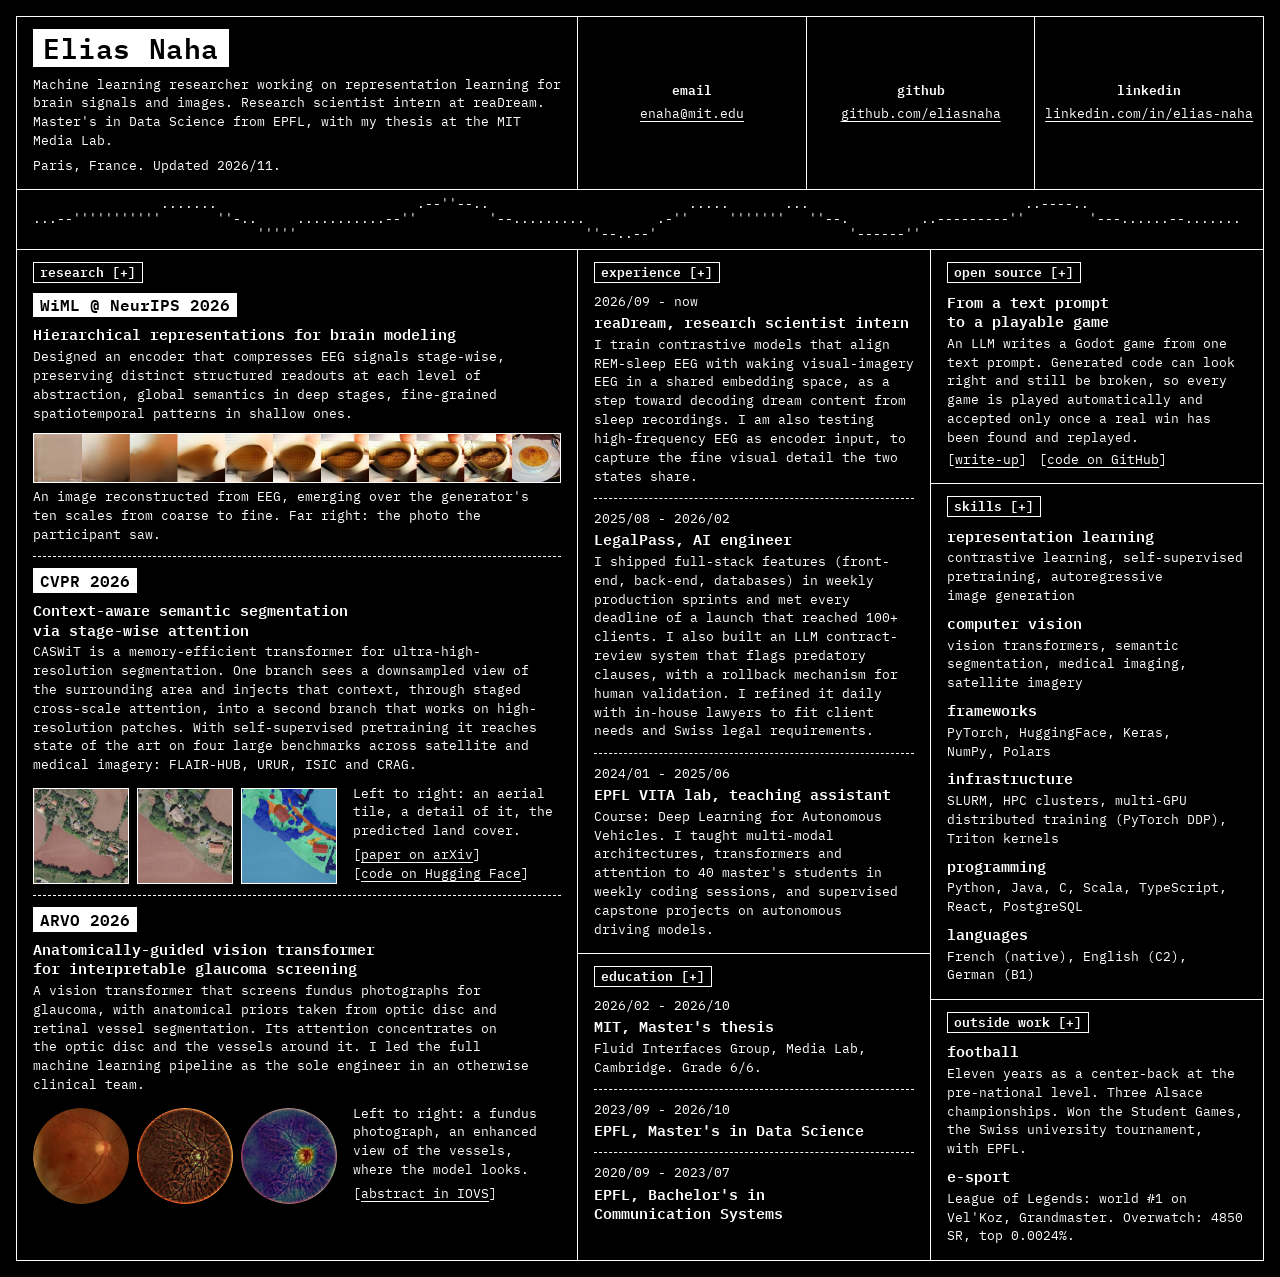
<file: index.html>
<!doctype html>
<html lang="en">
<head>
  <meta charset="utf-8">
  <meta name="viewport" content="width=device-width, initial-scale=1">
  <title>Elias Naha</title>
  <meta name="description" content="Elias Naha works on representation learning for brain signals and images. Research scientist intern at reaDream; Master's thesis at the MIT Media Lab; Master's in Data Science from EPFL.">
  <meta property="og:title" content="Elias Naha">
  <meta property="og:description" content="Representation learning for brain signals and images.">
  <meta property="og:type" content="website">
  <meta property="og:site_name" content="Elias Naha">
  <meta property="og:url" content="https://eliasnaha.github.io/">
  <meta property="og:image" content="https://eliasnaha.github.io/assets/og.png">
  <meta property="og:image:width" content="1200">
  <meta property="og:image:height" content="630">
  <meta name="twitter:card" content="summary_large_image">
  <meta name="theme-color" content="#000000">
  <link rel="canonical" href="https://eliasnaha.github.io/">
  <link rel="icon" href="favicon.svg" type="image/svg+xml">
  <link rel="icon" href="favicon-32.png" type="image/png" sizes="32x32">
  <link rel="apple-touch-icon" href="apple-touch-icon.png">
  <link rel="preload" href="assets/fonts/plex-mono-400.woff2" as="font" type="font/woff2" crossorigin>
  <link rel="preload" href="assets/fonts/plex-mono-600.woff2" as="font" type="font/woff2" crossorigin>
  <link rel="stylesheet" href="assets/site.css">
</head>
<body>

<div class="frame" data-frame>

  <header class="top">
    <div class="cell">
      <h1>Elias Naha</h1>
      <p>
        Machine learning researcher working on representation learning for
        brain signals and images. Research scientist intern at reaDream.
        Master's in Data Science from EPFL, with my thesis at the MIT Media
        Lab.
      </p>
      <p>Paris, France. Updated 2026/11.</p>
    </div>
    <ul class="contacts" aria-label="Contact">
      <li class="cell">
        <span>email</span>
        <a href="mailto:enaha@mit.edu">enaha@mit.edu</a>
      </li>
      <li class="cell">
        <span>github</span>
        <a href="https://github.com/eliasnaha">github.com/eliasnaha</a>
      </li>
      <li class="cell">
        <span>linkedin</span>
        <a href="https://www.linkedin.com/in/elias-naha-607334198/">linkedin.com/in/elias-naha</a>
      </li>
    </ul>
  </header>

  <div class="cell wave" aria-hidden="true">
<pre data-wave>
              .--.                                 .-'-.                             .--.
 .--.      .-'    '-.        .-.      .--.      .-'     '-.       .-.      .-.    .-'    '-.      .--.
'    '-..-'          '-.  .-'   '-..-'    '-..-'           '-. .-'   '-..-'   '--'          '-..-'    '-
</pre>
  </div>

  <main class="cols">

    <div class="stack">

      <section class="cell" id="research" data-section aria-labelledby="research-label">
        <h2 id="research-label">research</h2>
        <div class="items">

          <article class="item">
            <p class="venue">WiML @ NeurIPS 2026</p>
            <h3>Hierarchical representations for brain modeling</h3>
            <p>
              Designed an encoder that compresses EEG signals stage-wise,
              preserving distinct structured readouts at each level of
              abstraction, global semantics in deep stages, fine-grained
              spatiotemporal patterns in shallow ones.
            </p>
            <figure class="wide">
              <img src="assets/img/eeg-scales.webp" width="2046" height="186" alt="Eleven square pictures in a row. The first ten go from a flat beige blur to a recognizable dessert in a white dish; the last is a photograph of a creme brulee.">
              <figcaption>
                An image reconstructed from EEG, emerging over the generator's
                ten scales from coarse to fine. Far right: the photo the
                participant saw.
              </figcaption>
            </figure>
          </article>

          <article class="item">
            <p class="venue">CVPR 2026</p>
            <h3>Context-aware semantic segmentation via stage-wise attention</h3>
            <p>
              CASWiT is a memory-efficient transformer for
              ultra-high-resolution segmentation. One branch sees a
              downsampled view of the surrounding area and injects that
              context, through staged cross-scale attention, into a second
              branch that works on high-resolution patches. With
              self-supervised pretraining it reaches state of the art on four
              large benchmarks across satellite and medical imagery:
              FLAIR-HUB, URUR, ISIC and CRAG.
            </p>
            <figure class="strip">
              <img src="assets/img/uhr-1.webp" width="320" height="320" loading="lazy" alt="Aerial photograph of farmland with a few houses along a road.">
              <img src="assets/img/uhr-2.webp" width="320" height="320" loading="lazy" alt="Close-up of the same scene: two houses, a road and a plowed field.">
              <img src="assets/img/uhr-3.webp" width="320" height="320" loading="lazy" alt="The close-up colored by predicted land-cover class: buildings, road, vegetation and field.">
              <figcaption>
                Left to right: an aerial tile, a detail of it, the predicted
                land cover.
                <span class="links">
                  <a href="https://arxiv.org/abs/2601.11310">paper on arXiv</a>
                  <a href="https://huggingface.co/collections/heig-vd-geo/caswit">code on Hugging Face</a>
                </span>
              </figcaption>
            </figure>
          </article>

          <article class="item">
            <p class="venue">ARVO 2026</p>
            <h3>Anatomically-guided vision transformer for interpretable glaucoma screening</h3>
            <p>
              A vision transformer that screens fundus photographs for
              glaucoma, with anatomical priors taken from optic disc and
              retinal vessel segmentation. Its attention concentrates on the
              optic disc and the vessels around it. I led the full machine
              learning pipeline as the sole engineer in an otherwise clinical
              team.
            </p>
            <figure class="strip strip-round">
              <img src="assets/img/glaucoma-1.webp" width="320" height="320" loading="lazy" alt="Color photograph of a retina, with the optic disc and blood vessels visible.">
              <img src="assets/img/glaucoma-2.webp" width="320" height="320" loading="lazy" alt="A retina image processed so that the vessels and optic disc stand out.">
              <img src="assets/img/glaucoma-3.webp" width="320" height="320" loading="lazy" alt="The processed retina with a heat map concentrated on the optic disc.">
              <figcaption>
                Left to right: a fundus photograph, an enhanced view of the
                vessels, where the model looks.
                <span class="links">
                  <a href="https://iovs.arvojournals.org/article.aspx?articleid=2812067">abstract in IOVS</a>
                </span>
              </figcaption>
            </figure>
          </article>

        </div>
      </section>

    </div>

    <div class="stack">

      <section class="cell" id="experience" data-section aria-labelledby="experience-label">
        <h2 id="experience-label">experience</h2>
        <div class="items">

          <article class="item">
            <p>2026/09 - now</p>
            <h3>reaDream, research scientist intern</h3>
            <p>
              I train contrastive models that align REM-sleep EEG with waking
              visual-imagery EEG in a shared embedding space, as a step toward
              decoding dream content from sleep recordings. I am also testing
              high-frequency EEG as encoder input, to capture the fine visual
              detail the two states share.
            </p>
          </article>

          <article class="item">
            <p>2025/08 - 2026/02</p>
            <h3>LegalPass, AI engineer</h3>
            <p>
              I shipped full-stack features (front-end, back-end, databases)
              in weekly production sprints and met every deadline of a launch
              that reached 100+ clients. I also built an LLM contract-review
              system that flags predatory clauses, with a rollback mechanism
              for human validation. I refined it daily with in-house lawyers
              to fit client needs and Swiss legal requirements.
            </p>
          </article>

          <article class="item">
            <p>2024/01 - 2025/06</p>
            <h3>EPFL VITA lab, teaching assistant</h3>
            <p>
              Course: Deep Learning for Autonomous Vehicles. I taught
              multi-modal architectures, transformers and attention to 40
              master's students in weekly coding sessions, and supervised
              capstone projects on autonomous driving models.
            </p>
          </article>

        </div>
      </section>

      <section class="cell" id="education" data-section aria-labelledby="education-label">
        <h2 id="education-label">education</h2>
        <div class="items">

          <article class="item">
            <p>2026/02 - 2026/10</p>
            <h3>MIT, Master's thesis</h3>
            <p>Fluid Interfaces Group, Media Lab, Cambridge. Grade 6/6.</p>
          </article>

          <article class="item">
            <p>2023/09 - 2026/10</p>
            <h3>EPFL, Master's in Data Science</h3>
          </article>

          <article class="item">
            <p>2020/09 - 2023/07</p>
            <h3>EPFL, Bachelor's in Communication Systems</h3>
          </article>

        </div>
      </section>

    </div>

    <div class="stack">

      <section class="cell" id="open-source" data-section aria-labelledby="open-source-label">
        <h2 id="open-source-label">open source</h2>
        <div class="items">

          <article class="item">
            <h3>From a text prompt to a playable game</h3>
            <p>
              An LLM writes a Godot game from one text prompt. Generated code
              can look right and still be broken, so every game is played
              automatically and accepted only once a real win has been found
              and replayed.
            </p>
            <p class="links">
              <a href="blog/game-harness/">write-up</a>
              <a href="https://github.com/eliasnaha/gi-harness">code on GitHub</a>
            </p>
          </article>

        </div>
      </section>

      <section class="cell" id="skills" data-section aria-labelledby="skills-label">
        <h2 id="skills-label">skills</h2>
        <dl class="items">
          <div class="entry">
            <dt>representation learning</dt>
            <dd>contrastive learning, self-supervised pretraining, autoregressive image generation</dd>
          </div>
          <div class="entry">
            <dt>computer vision</dt>
            <dd>vision transformers, semantic segmentation, medical imaging, satellite imagery</dd>
          </div>
          <div class="entry">
            <dt>frameworks</dt>
            <dd>PyTorch, HuggingFace, Keras, NumPy, Polars</dd>
          </div>
          <div class="entry">
            <dt>infrastructure</dt>
            <dd>SLURM, HPC clusters, multi-GPU distributed training (PyTorch DDP), Triton kernels</dd>
          </div>
          <div class="entry">
            <dt>programming</dt>
            <dd>Python, Java, C, Scala, TypeScript, React, PostgreSQL</dd>
          </div>
          <div class="entry">
            <dt>languages</dt>
            <dd>French (native), English (C2), German (B1)</dd>
          </div>
        </dl>
      </section>

      <section class="cell" id="outside-work" data-section aria-labelledby="outside-work-label">
        <h2 id="outside-work-label">outside work</h2>
        <dl class="items">
          <div class="entry">
            <dt>football</dt>
            <dd>
              Eleven years as a center-back at the pre-national level. Three
              Alsace championships. Won the Student Games, the Swiss
              university tournament, with EPFL.
            </dd>
          </div>
          <div class="entry">
            <dt>e-sport</dt>
            <dd>
              League of Legends: world #1 on Vel'Koz, Grandmaster. Overwatch:
              4850 SR, top 0.0024%.
            </dd>
          </div>
        </dl>
      </section>

    </div>

  </main>

</div>

<script src="assets/wave.js" defer></script>
<script src="assets/focus.js" defer></script>
</body>
</html>
</file>
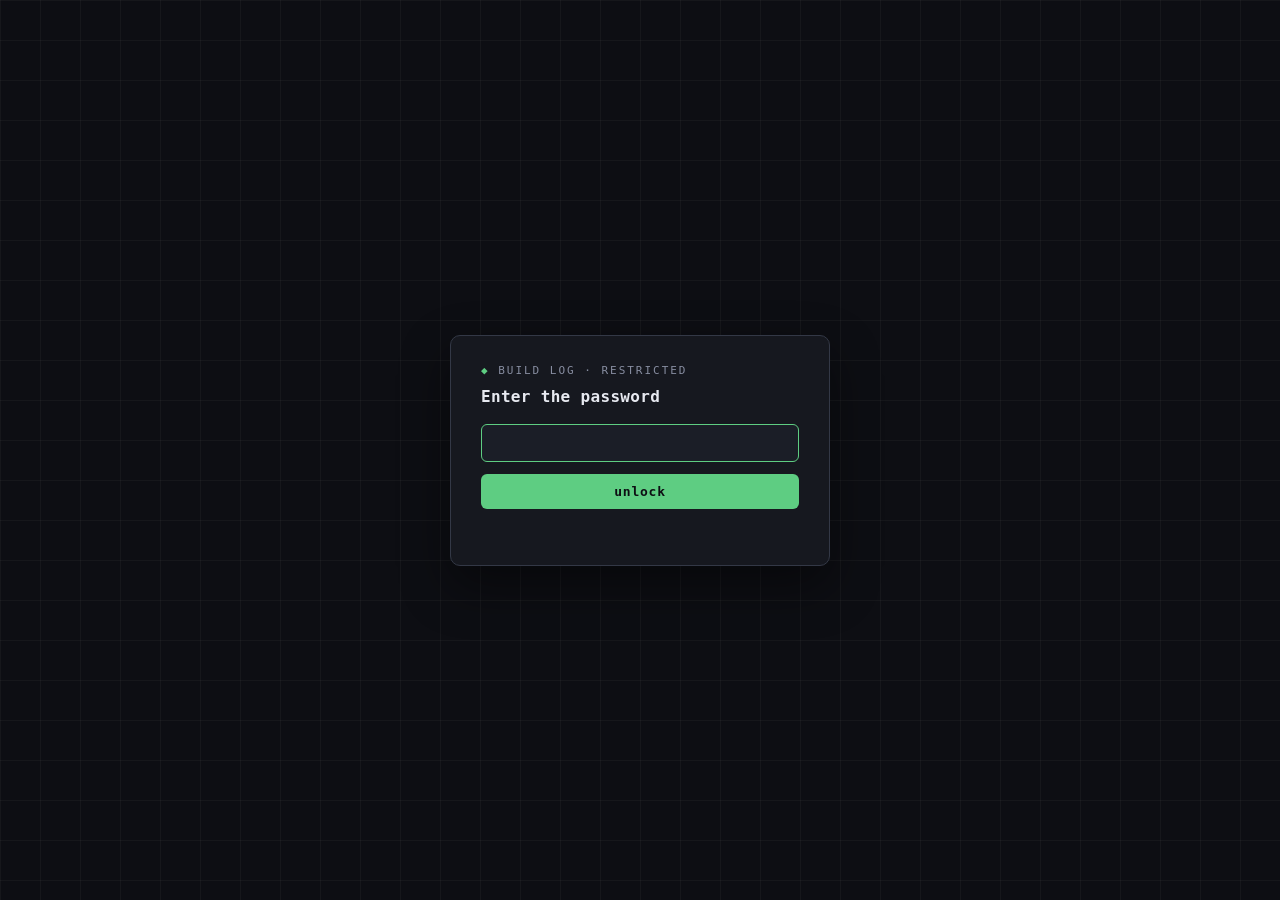
<file: build-log/index.html>
<title>Build Log — locked</title>
<meta name="viewport" content="width=device-width, initial-scale=1">
<meta name="robots" content="noindex, nofollow">
<style>
  :root { --bg:#0d0e13; --panel:#16181f; --line:#333846; --ink:#e7e9f0; --mute:#878da0;
          --accent:#5ecd82; --err:#f0be46;
          --mono:ui-monospace,"SF Mono","JetBrains Mono","Cascadia Code","Menlo","Consolas",monospace; }
  * { box-sizing:border-box; }
  body { margin:0; min-height:100vh; display:grid; place-items:center; background:var(--bg);
         background-image:linear-gradient(rgba(255,255,255,.035) 1px,transparent 1px),
                          linear-gradient(90deg,rgba(255,255,255,.035) 1px,transparent 1px);
         background-size:40px 40px; font-family:var(--mono); color:var(--ink); }
  .card { background:var(--panel); border:1px solid var(--line); border-radius:10px;
          padding:28px 30px; width:min(92vw,380px); box-shadow:0 20px 50px rgba(0,0,0,.45); }
  .eyebrow { font-size:11px; letter-spacing:.18em; text-transform:uppercase; color:var(--mute); }
  .eyebrow b { color:var(--accent); font-weight:600; }
  h1 { font-size:16px; margin:10px 0 18px; font-weight:600; letter-spacing:.02em; }
  input { width:100%; background:#1b1e27; border:1px solid var(--line); border-radius:6px;
          color:var(--ink); font:inherit; font-size:14px; padding:10px 12px; outline:none; }
  input:focus { border-color:var(--accent); }
  button { width:100%; margin-top:12px; background:var(--accent); color:#0d0e13; border:0;
           border-radius:6px; font:inherit; font-weight:700; font-size:13px;
           letter-spacing:.06em; padding:10px; cursor:pointer; }
  button:disabled { opacity:.55; cursor:wait; }
  .msg { min-height:18px; margin-top:10px; font-size:12px; color:var(--err); }
</style>
<div class="card">
  <div class="eyebrow"><b>&#9670;</b> build log &middot; restricted</div>
  <h1>Enter the password</h1>
  <input id="pw" type="password" autocomplete="current-password" autofocus>
  <button id="go">unlock</button>
  <div class="msg" id="msg"></div>
</div>
<script>
const BLOB = {"salt": "v2ndBWO9CrY1lCKYCHEYdA==", "iv": "+2LQCKzkoyQOAOrK", "ct": "trCDhzYHEu6AQ/tAhIgyaGsuE9esg7qP4M6jQUsIQC8htYt7sdGWljXgL3soaz8ZlZ6pqbFgwsWg9zJ785ynF6m0zHwrCMRY1p4/2Xo1GVOy3YMNCzX/lUgNZPHPQGjuFBC1H0sFyZ/[base64]/BQAAhyvU67x2o+5IgthIMCv0c483yRRjR2JRervVgwZVvzYtG+06HwHvxM6bwmRmt1QOpPCtCELEU8AqDprGXXyOeWIlPUU4cSQK4RMkOgoJ40SnjenMYBqkO1FhcN1QPqiIaY/GQ+vRYY4ANvdEiTWHVRWMHF/GxfGkN7ZK22IflDW22CwABR+h8h7SrVGzLsB+CBzyXRmmlNPwTY7RMRQp9Bz/VjYKdWyElpyLcMp8/58Im6qDLW31HN4SWixui2IhRDurqblYpKElz+Oy/yIcEfI75lZq28Tn0TfsACRRHd6AembgXVkemhfjmUo1Gu3ZmId5+qZkyy48WUji07c/rmupqXnTXVmHZuwq0HopvZFl0XGVQ0HSoZjkofAvMwUxAlJsIQxBv/ttCxV73tG89E44G3MFVpsNKTJwL6fZo1xsYbDKQmgS2qjA3HOZDmB5IPYMKr6XNe4xwCbKy5noqRJ34+rX/rptGpVKplWn7VkuYRoMIozC11mpU2QVQRJ/huMNEKPp6QhviOtWxxPArKXQHsKka0oF7fVA/06HWm/WYPjcjrAhA+LA6Kk75Ojfwc0i+CAHXHIXm6jbIIVq77xB1IQcKueuOkSm/zr0dxuXIFQEvkEihZSOmcKVBALhqyshCSCy/2c6iPwBp544d6Y7qyhpssUXW01ITQOBOCybG6i0r6cZKowMU/3GAcv15i//8u9tQrKTETVotobvZ3VH/IDxvKe9pszIbPf9K2zsIVCV8/fsBPmOLo0QWhS27qEna5g211e1FPpDl37f4d8FElvbcInzIS09ucljbSD8Gpz9dSlXDJxieraE/Cg2AOFjpcZYtR5TmvoXAM+EOR96uPgHvF6F4Wm5F+EhOYl0vYpKg58tYGMDcDRNWVJfRwaib3ywskWdkwtEmz4/56Z9MNaMEvHJJVOpTAlFmtUdgAFpqMzZB+VgZi6iGga76RC077FbjP7Ae1JM+W8BscB9q7ECoT42zM5rVBDZGRcBr7N2rt/YRDEfxr+gcZg/Er1ECiWKO8hEO5ZpvIeGKV4gWjSzHmv6q56nmoVNcJQhTSv4PBGJBYJ+wBmSuf6oEPXkMcAF8wWxl7TzqqrnmvDeDx3kwsODgK9I4IGdv1OSc+9yZHq+JXVIlXFbRoXCjnovAL5uoxdYBMZgsSjlF5mdU2H+T6kNejYwpwd/[base64]/pVsYubxsIvXvlsUbtvGBlH7fzGN0o8hCPrgLUhQqMjd+L+eX3yf/OKDJ6+UadRPoJFzwaRsQt6QZngaqPZPpj+M/qXTUx+Og9SLSj39ZwwbH+8IcMMZGGN2LDq6WWGBnEYbUANDUNzVPaXZerXnx16/Rqx2gHpEwgclR8tcEBcnw9An2jlbSOzLDakvID27WSKpKpFTgC5lRT4PdJtxiAl+UqNNthJ77uLMI/nNR2eMPq/TWPs8oeumgz+Cm6P7VthBaosKcVGLIO/XuzhxBdldav1WJJ8d+TC4EASl6cLXTKPprunZfSDQs0HTczPCP2/45S997HqTZYNF+OwkArFtnDdjLtyF1UhcfawV+mGGI884zpjSoNZCdesv509wzwDYyZPdx3KSFOqTfe0a8aUSdRmr3iGzmjUDYMwVkrxaI+eRWM/0mGmnmAs7ut6JNHDi+OrJ7rGRRqlLYaRMyEZx5P7Y/NyD7rkMyf9Br5rq94OYh2PzdAv+SEvPBL1W5r+cwtzPJqb/FDO35ZMQCA0R9Oa6GMePb7exoLekxZMY4vuhf8Eyty5Bcr0cMde01PCBEu6aR+sA0EZ4NCgYlScYxfuZJHPYRFZlEcGBTznVRo/5yHvs1ylzuWqirlxywQvWne6SfDirsbRzTdI+sSjgdACQ6LWUACdG5M0FIphn3gLBPZ/UkuYA3ywFH2DiPEi4l5SNErYUyU5POU1Bg9WMXofkWrjKNqCCLtVjy32ymRZj7UGZxO9AyqIKYotmwfnJG8mDrhIa09wGxeKukd/z3KvGSS4vq8Dw5w/H2wjDbitplcEWKvSu8xjeCLA4ud/+3Eu7SBGNuPJMK79odsOzIsrjFYKSlUnGjNkr+PebyTvAVNnXA88M0zZCr8YvlDdpAkvG/qsuheuzetcMSVoB/lUjVCWRNl6YOoPYgwyHsrhAnoCv53EnV2oUH3dCtDSC9wqkAYH+sXVpPpMF1NK44gPG30YThoitgRXAspIrvQbYa6O1eCwKbQcxmh24Jgrrpu4Y/Es4/TriNgTPGLEOUvR9y+BPePdnfG9/Yun8Ze4AWwYrs2zldElNYySmhdkp5EWlqFrs8hfG0BSYRJIvTk/W4Tsczy0WHZjBJK8q2T5ZubeMpipnTPJndRa9fxwKMVkSYjZKU1LKu9HLMtddwGAwWgqlf25NViME2vilzDbobr76PnevaR//I+Km3TV5aLNJR5rB0kCLzGeWS4uO36h4HHx+nhS4tDwIIQ7PyUPZH2oxJa3yLWBpGaR/688whpq6UFA0jjNPtMmKFvFeLhVoDdMD7R3KXqC9TKuWwxkEWVhidGlf5NDEZ2nnNrnFRAnqzRjaBAY8vERfNh/1+z6ZJINe09D2/cDl3lxSEqcxytjPwDG+dg7xzsfHywe6r10ukDstOCq438SrOzCoXZrEByrZXR9Mn5BD5IfxNca5kJxtjxK2uIUjDXROWZhx2UcW1BND+XHxzJYu05JDEzI2MQ362vbj963B0RvEBgr0pTikq6e5bczEvTP1wewm8K5HZrTYpQv/ZcHMUwbfesEoqKsccfnOBjo3dO5Zt9RB/cLpuPhEPo+TwYR2ZOlfP9rYcNOtfT/qSfcDyuj/lMMz/VHO05cwxTU0ljtSi2ewp2ps0VrnqvZr/[base64]/zega98xykVwP9Xj43hQ/w0FCkP6m8Bt9ceZNp864IcRzPa2OnzMoMszAvcPzNv1VzxhdP+dXAqLsQzepLu9wMIQXwnwn/EqyDXJjkgASNRqBr7ZdEZx3nwLpVHV9xuYaPfuHfATX3YbY0UPSCLMRMc2NVEginodFTUAx5B8WM7AcAaRj99slul74Trflt4IajdzSrfprldGJNFOy3QEYtca2nwLxRnJuuPpigxt6WumIQuU/A169CvT66Qi0p4U+G+vIaf6mFUxmQGfVLKajmh10HA33Or9Mv+2D6fUECVWUSbkejwK6lnUTWO7Y8F56HOWdRa/tmTHOKKLN5ElCoZ+nRJnsLIcr/xpDs8rIr0owq8+yxFLfJSrY8SCj/JSrVjsl3PGcQJvC9UndEuPoNSg0nESkFtN0x9rcoi0cyiR1Eaq28G0FQ9moEnu0MS3TkwluwOYHPtkRu+IXegs+hHtIL07uf8wp796fJ5codmyQo9igIilJZfKSLNsEjzHQVHRnSU52upMtLZncVAME1kNljb1r/fgnA26WFbJHiseJBnVSW09SGOOF7pLRutgNmBMEPqhZYJi3E09dw9YHxv1CH6fwCgTHuXiJiZAX2c6zrX5pxEsxPT5RSiAJyupC5SqNod0Dh06yEC7KfgiRhoqUHt0gfbbaQwNN+5i4/60VLwc6eKFImfNzsE5nm0isbrKSaTPt2QhYEesk6pOSAaDOP0TAy9V12FRmBNy5nPN+aK8pZu5+vHKjwvDWzBW2+8fUUwqdD1JzQUBvnn6ceEblwCmcgBCqt8YLMV9Xi0TZ36HXaUiBvAcOf+miRZ/+L//VjTUDyrMIozg1y7HWHxuYZuOn5vJfMuKPRb45471toT+CH5dn+xFJ8Wm4zKHXdhcLYCJ5TxHg+A7U/wHshn47B7kzUJT0pvo+ElnSla1o5GQncz3KCoA3IrNFvgz92fO79rsZrm1kTBMtYmCyTZcL5oYa6+24mXSEN0YfC26DeO8fsIsz5dk112m+tMmN5XO/a/A0oEv4cALrF+Nkm8DIwcbv2LXOLpJlxlGFk3tB/7JbqUQ/[base64]/U6RPzfTlt8VqrW5M4xTlU4BJ6IJHmCQOdbw7fFa9QnR4M+FTiX3iEtE662JGJE1kjf9hv4rdomR9EAlA9f2PKvfC2AjzDQweOyZ5hQ/0dtDsruTzFUMYQC0dNxY/GkhHs+IOC14c1/+JAutd23d+gRjJuGWdb7r/[base64]/iwYmzTS/NznW8WG9d9NJtZU8BH8yc6UCvSbnZ6GTYgYMsRQByqWrN7ahZZCZGBHL8NwdPYgUwEpzhwH1sje7WfVpDMBuZ3XzPpU/685Yp9UAM9S4J1582ZfAnNP5/ctQnGY1BoRIYcIN97Xiw4/lufFkq1Z5HiGZGLhRCQd1aMdDVy0CUUFfuTU+V7419+01qpYaeniAQf5JNjfuke42GZXf9xcDRXkvlToQs8zDERh+F4RWJg3JKgZkg3DnFbCu07Ldb5bUj/KmCAqU5Ofl5F7OsoZNrBi820PAw3Qy4fbOFzWJ7GcuSevHDrGGPN6pOUnxP0U+uY7CwAbYXwPt0KifyEHkuBt1RPXG9Z5uL+qAYdflA9vtSxTrtIklgR6AzJqw5MPdVVABMlJHfrKEkeHtoqfVXcPirg/HurwXrNHsjUtTFIoRFu6ul4YL8padnogBBMxgeAnHOih4l7P3GE/uQ5tzZmXuvxNG/MM9PA5bmuIr1lDpe9Beus53z51i8FbIcE/rhoDOATnirbvrbuFzRilAXfarAG/VlAp2S8ydIpxmLFnv4zImSSyeT486zzLtBxGhxhk+cYgP1n9wggckDjlrlq50i8ZPSmj8vN6JrRcz1zQ1uHfMeCYS9hR6eJE6kJLpHi0IgdPOYlWw3TLfoUqIfD1EktazKFOCsuR2PYNykxFa3zjiD+SQN26PEhcBFY+pB+RIcOyM94xjxIyVuGCrBwK9aAKoD1F/jmVyrs4qEwQ4y9gq+q8ghHUBwDFED6iDOH2/[base64]/Bfe805ZDBAdOiyk96Hz0Ztp/mZeKatxDHSSnvqb6N/00Sr1fnrdJaCsvOg1MqafxrgVqJqTL4RJxLbWx/PCpC8qiDhphsChM6yxOoMQaqVS826l33pOsQsdce8RErCMsqWzUY/8iVT5DBDySPIP1TRbY9ih7cPl5uEFKLs/EaJXtBVGzAZFh/2gwXCFXOcKV9S842Nrc9VNV3xfG0917kS/aIsqQBt9sXb6LVthfQaZtY4XP/mF22DV3coigDuhopY5nuF/15+ne/eOUU7jDtg/U2aNFS35ZRAxQ78PX620WJiFsg6ypfleOvizzWPKY8oiCWv6S/rJqxYkD7/BE/Gqbj+wkUYlmq+jjpcE1mIzYx6lKqbWxDf5gO4JnGh/57Tjwzg4d356lo2feO7YGgzX8Qz5G0C+YyO84yU5fmxkgGEGjE3QiJigsnE6FbalktQbMaPHkWPB7ulOsi93bBMBkSLc6OfUudnDkxLKM8t7nX55VkL2CGpDSr4zIBDL+0vnxW7SYn/dO4uirgnqUmmFT4AhUXasFK73lVDrVPSkCanGnh2L6Zx30LztC3tUOgeskMRKp2wqONfNgQGXfZhHMpRVVpQal4HOGnNDSfSuuNgv8vgNSe9m0/YuV2A8I5OmWdyczQPLAt+HB49tWSu5EQEMgzeANrxKfAjTJ8FV+saTh84CQNxsM1sG6UxYUeWMAG7eG0awtyyiMlvpui3HtWJnwSYkcZmS5at6ioKubEQgm/CiJXOaU9zySXh8sklO3BXYs4u8BbCG0jXgOwmiYb2FnR6173POLPpyF1bgDvocbLiFVsF0Rl6EB6oPtP4B9S7Dtt8cI/NwsQhYtXfpkupnwcoVOLCE0JUOUaAmiuKaO5xh/gVOZxxxHoXY4ORUZMeMbWP4wXP+h/nZft2xoMHstfy/xK7+gB5I98cfqqeKsZe4qncIm4gzTCnXi8TrPOhOxCxiKqL/ooVwQVPJMJkCNjYzZUDpDl31wNRF1UknxxyF2K1np38jLaMP2xSG4sSL2e6OfGESuXIJvPyhFC+5hEyTts5AmcfPDgWdIcLrV1e8KGat/YexIWdTl33KJmObinicZaN46aczxdWy5KS5mSEMegNrdF00U8OFVJfi9q6Yw0EcrKeFGx5NwI0rxxVYzmdxGtNQbY89RRrmrYPfHISs0i0S5AGi62h9WueAeoO6M9/QAiEDis6HEEMAmSS8k0tQOSWQrncdmNxczOIlI7kTteiw68AdM+uRF7R4eyNhzq9Ah5dNcuqa8OKEZvHWV8m0QYZ40Obiu2XtmyrfHEpnbGmDDS5k/OP/0ja3ugCHN9xrNGRt06r1WDus1d/9jjBQGAv5+wEDnTE9kxpDE0rcvKS45RMZV/bSfw4UeWBnTXACukr2MytZ+Fi8eygCDE8iKtePq8/1k4HzQa6M8rHwaKoaLnWKOyhrCWI90ABEZ3/[base64]/U5Mb6q/nM62qD93jz7TgZtfyAnFUXHqbvfipb3PoMIng5I18nk85itcQBjQk1Sw4qGmA6N8mjDb5HmAADy45WxfmeNmalISM0Qt+R7fi9db7wnY5dHRZUIENTcToS4pWpugEmpMx+4qLi3k16RMW4GzAVKd6efckh4/gg2LH3bzhYz5kPxmcjqGgNx+OY/6injcDmb7zoa4NMiiA3VJHQlVSHMWzmMgHb2X3t/5elyFqMfxIyAFIkl9c9x/JwxnJd1HW1Bfkjw+26iBpBfF5stl6B3vLaEEOyClJfhTkdW/yX2Lfi71YGT2S03U7qwbed7VWvbeq0F/[base64]/HuXP+vA4xce12EySCGpUp9JPt45D6ezCXP0LmEMzeLndmkMzpZlv9rJF9TBMJVQGMB7gWIyvOCrkfRqvsfyJfgZ8rGHk4cn6aVXATVeLoB0wy9tT/fHTBGl8EEbQhySjCUayzmpbZcySVTYZCmF07pc+mumoC71pOvSrjpcMYyi8pqCgjZf/H2/5bZ7zZ2+y/Hu8r6OUNX4PBGPdYlqD8HtQRkqoWHq55M1VY/Ij4W+e+trNO4z/X2dZHbLSpCYDd+7j+NuGetVPeXZ5bOvj0G49aub8YOdiU5nH5U/[base64]/[base64]/G1xvdyetTwFOrqLTDyblIjDAOiaiRdHodPHPLelA4blQubkxBzKxELxhuFZBb+oi/JS3XNLGuXMvtD/eQTd6l5hMEjZXeYjC06MWW2g1lCHNMAbCTN/Zvx+w6n7G9/xD7KNbWdy5rjYXkFCN6HDtU0vjq1IB0cqCaCzhF2jbCJJ8P+6fOScr0RZytftcgGkNzoiaZpHIJOlHbwkONnnmPXbucyqeTXNEhc++Moq4aKV2aqoaRaCNuCVBreo/[base64]/9gsu6tJd/21sZAxe++tUHyQMlaB4H+E4yqVofzByFBPpJIr5TxTMlGvIaWvR3FmdxlHLOzfveoT9yPXE6J5PJqOaQnDwsXn3V/hDuJxhSn7jStF4UYNfzftlZ9azYsLIzn7kngFZ8GwcZuDz46yZSdaajfZaRoNNnz8pOeWA2wonpT5oYkizoTOgxosKEkrN40OKEtaHqvx3RExrWZmVdK7f3y/JuK++vRLVJQDaGlXR3hOCXkLo8GHXd2Jir/dqgYmWs43QwNDWx+yNEtXImXPFwGUy+rBCdJZ2aDDJJXwt42f6F42i2NvJtkDr/xLVfZThtYlLpdwahwobDAO4aaT5qDiRE2Iv0g6qp7Kxsj92LkinpcVDpf/l1Ex7RK/6Py5uaJkgXa3RKGymqcG2mr7rQ1QiTNPCWt/MFxylFKlwoDQAk1Cn+hdnBwEI9t98+icmYBsRA9qgirji42dlud0KK4gdbHAAFh+CwbFLVcRtHSslN93ln5XkO8u/Dt6sWyVQTYJeCqBpJvZIcTiv/ZtszIIyyGKEJiSa7pmqsPwwMK5egg8WKrXHKeSsYbwi5f0En3NlTxTTIxyfmdlxGw1MCP5eF5ZZ81A71oUEXgReN6R2mMb9f3mw3b9xq+GpSYUip/oe2r/fN8/jwL5IlaT+HabElpXiVNiJ65t8uXnWZy8JwV/LiZ/0+VHgmVcPyHyj6KeSeY9ik5WA9doGLW8mvQCCY4S3+QLSM5g6ZrIoDgnaKmlH5jgE2ERzmrGViVslhfftuNLAtZNNV9ob5zhOBk/cfBoZsuvDr9xVuq++cE2iYY+fiaGrslunT8l833SfxXba3k55I8N1YroEIaYgocH0Ag7VlH83Hk2EllvihunYi1BaudbVRl4Bz4F07PrvAb/aYzn8TcO4/XEjNifxCnxk9ZeJYvlFtuKUaEiS7YqHGvQqjKtUrS6KzF9eNQKstezKZm1zG+npx5GGEZCmgQZgJu4wsh+SrnnHO26z/[base64]/[base64]/9DCVs1kAiex+VIoKVmf3sXogqHfTRTxzEq4YdF2/F4PQmnAx8Gc/QmB5OU4VED0nkHsr9+tz0POxOEZn81vk5FKooaFaq4evufEBr1dn8XPBUWaQYMDWP6aZfOzdyCNElu6k0tO+YIY4LXtsrc7vDc1jz3Ml7E5Ph2TkHLFodJASb+lDBLjHA73qCvY3Lh2VtqjCfM1UAr5+R8QjhFXfq3qlFOEBvCeFB2pT1Oi+bfSGydU6OZ8r0p/4Dpsgnbj0cr8sIW9SV3XfbBc614UVOL/35Ua/E/e3vmiRTtRN24KneXIoG9MnC2AyU8UxFRfXtwJ69pHZjiDS9r/yp75msAmJ35Xls4hURHqpSXRInXxVWbRTf9U5kzndVOXsp0iLK8UvAkYTtaNA+mm7XpyT4yNrYDxl3tgSzG3y1N+pJTpbBxPXAZsmZhDLIcXk8mKg9vT2W9IQehQV5IkIe+k1GrLdEc/fC09zL8ZvP39cwnCcrrFpr4OdcYa+3xmIfdmlUd6HKqdNPjQHFJz7pbQKfCmIwlfRX5SrGVxrc6U8vyTHGO1z7GT/OH2y+oGtYI9qjOXpQXjapfCowZbbXocSQ0tzacyS8cy+hpHhQDB+x07d+do50irYqAAL45MBrv8dFw6DICe1XdFCc0rMzF+MwK9rGO/luog2uJ7O0FTd3McWjIB1MsfLBHalNhjmOEQVG/i2f5Iec6hIZI/2UlFY4UeYazueyzaHFNus5bdM0drEmROTT2DRlg9f5AKiqu9DYYso2e3bF06ZMsupWM7H8EOvcOO9bbWew/WEvHVIh1Mt03SWavGAnXCe9xi7ZBYwr1VWmvmj3q4pF0Kcus4PZUKMN8IhFCtTc5EjjV2515WpH/ZAwGGVdzrKFsra3ggjo1EoqcUeAtChh6rONlgcsZySc2cdN9cDQ4S5CGZB9lntrJ2tQoJW4dmlnJCm684VTJNETopIGvuWMNnoZuop/lnTOPJot2Q7tJ5b1GSQX535/v3NZWy2AOcTLP4twWzwWIuzdbkmFtxYFVCDK/jhV/L4hTKftbL/TjnVetZ2/u5medyRLufEqjg7YRmQBg3YQ9J8BnW0zktRCGTyXN3Ee9Y0c5D3Lf/y197HfXwT0ef9skK5ODmh4rH8whuU+sgcX5SyIAhuqb8P3EV/0VVT6aewhRGCsV8TowQJ8Y0OOnP8RowbmKJyavLq83oB5E3+EhwwvFrVhhXRbg2yKVkuIPBU0onCULYjHHJzXx5/ivRdjqnTkg+W/dQAm14eB9vg8lpaKRgpjRyzeVHitIQbde8lUD4cmS8TAM9I1QBTLwEZmPPH9ofSGJozvaVEn+QxJSkUBxH2fM2lgZQV+dTZj5W3wf525q+/OTvC0bH7XQZbtSM+0XLjecvtKeVZ5ehiwQFogqNMZvtjICj6cxRtGc4zrA7NoBE0apUEg7KBBKomHYlqzKvcttSYpzZFaJ4FDnRk6GvZgTS+mHDZc4w0aVwnwt7FNOdlkhvOBqyPcjrzB2IuaDn9u6PgdS5zvHN62VRmwjaQvF4mLrTxh7cQbo97lww/Llb6U1zRHiG4Vzt0+NYtVIg/VSrpov8DrTmkYPXZuH+uIO2vgH7lzwRZ2N/xIK5z1uv9zwGgOXIKfNYJnI6hYYpl5da49QLwugyloDXGBgy0GeU92/Ld/UK9QG8+WgLaxa9OwQc3ikDDZ8S7u46Nt1PI0H3A/QFcZF+HrcSkHUc8avIGjD80CJwXUpdes8/dX4HMMd5OoqLgtSDNBpBUWZ9XX44SnsvV/Wb46JnB9wlu57ZZKh9r8G9+4aSTMI5s0O2kPE7VXtIaltqNH/k7JKiPDczx3La/hvWDNK6JrCUUOdoTtPACxPjfoZKlP62uw+E/aywLtRTYqLN/KpyfXbsRCeOJIhPSdVg8RCm4kPZtWLWIdsTLjhEO7RivE8URI2Mp9CXOZlLaPC1nQIOuG+8u7G84UwwEgTmTMi83WUC2liNl+/zk4M/+Z+TtzzmUYdKUxAtQT1wv9cZta2ErpknNdjjLRkt+4Rl5H40Z22UhkFhJTVGmuuSkOH1uf0+Y5V1khZFXmP/Kyv0fzOzSztjT+Euy7GUbIi28p3snr6YUVS9DkyHAlsCbEncgUALi6dYZSp9SDV92LS6ejoLxqa/N2BR9nAGqe5ntx2JNOp4kaKUwh0b2miUqLIBLMBSBaEJbPpv/nVk6Htbj6wkQUwU5FFHUHXa9LdG4sn0DeVELSS8CfnUxwtlatG6DnUqJJcRa6jYLDzFuZ6IQwHXsPl5lhL9ys/eekeYFMYiQTAlDqE1eBQmWNyXc66hs5+fIq6JFaW5lHWjZ0yZOLuhEFaUmJhwXB3xms/+GbuLdpsmIN69UxIhkfE0UPsIuMMANJpAPrxZY8BChahjKHXSoGgXc//fUzMvYY4TX0yCOdXpDiSPJKdWTzTrcu0Mo8/1V/2JfQU1/XK0/nqb2I5iOvs9Mkm9XfClRky4l8vho8H112EcxxW6K6QWGSb905ztcUuPsRgumv7qgXfIAsf2JeCSMKMTdYZZ71TyM35W9TUhO4kPYuG0rnopEVJhkT16Vw+5mExpheM7RoAO/VuYo3yTOBmeBf2HRCu6hGj5F/mGglL6NQT1sU9tPRWTk0qW3NMC5W+enQXBQLdOSTqNw8/5wkbnyzPSYwYNBjLWTVFKOK+SwRygPg/sw+RDykIeqPGday4SEOZ18/6iLnXqvh1Psi5xy5MNHYQNml41n+rdacT2BwGhm0Ok2PKsEcI6b2uQ9fyA8HOFHJY9SBNs23OC1iELgsTbfCah2Bkr0umrFTyO2IJWCGNvoiNwE45PYo4gSpXs+rur3PW9WPxxMn5cQSgd/dlDj3jwglFe575K+97uRYqjiJObDWPW6sYTWaVzirhUTwmKfD8YaGi0zzriiiykS+8ijfUG9eN9x1u5r0NmDer8Zdefxi187GqDrfV9ytACSuO3FjuNp39kqOjuxwtjmcNZQffcPXD4xWphbmbk/785v0ZeckVHacT9ispGqP0BzrdH3wsov1c2emuxGqo4+bhIXIdjkLH4acvo2k5WQX57/[base64]/jNi5rKA6gXyhrcQLi3vOczRWuuuqigAsN8g0WmFPa57nz+UPMk9HL0J134+AJAlWVlp7hqpQuu36rIGhB+My/zcDrN41FZQjd8HygLetftB+HxbO3pgu63pOWu7JB5S6Fva576Ag4sIlgkFPeTzB6coOYSXgcNKL5qRbZ04mpQx0FcMJarn6KMdp/228ycjnfKIXu0w31lll4/BnVvpi+U2iS/c8vzYIWYeKYT+G7z56ZhwmkAErYrv3rK0HX5xvI3kdG2KhsBhaS8GgRecjHQERF3vgNjdCYFVj2KEzvdUdWvtHbDm29G7+vGZMAb06vEC87sVm2qBbhn2XduxvdDz8gV2LN+88ukIHuoaWe2cBQvQ9MCTmKPtnfvtLGdvNYD7Orly9pRLSRCadWUZwThjuU0A/6syDtq0S2sSE+H0XltB/NrjaJOe0N7S9UOTfbvzySkyUVoDKPerSKNiltJjFoRznGTs7kabE8Atzv8ioXNW6KIm6RetNfI/Kja72Xkl51nOF6xIrS/eUOj2DEFpgDDsrgcXdjgVOdKtGxt4cyN114XqNBXeFzunkE+YhTZvQOpw6fvIPk/huIC42PnNC79rC01gYSG52Yywlp3+Ixy0nI/4SKGZCLiH9PIvIean/8jyp27V4NmOqUMuqkvpTFCw60rtv5p5NooIvo0aFuiaYAkZmxsd81vwwer3iNtH5iq6/FkxDyBIe9Fz9r8SuYG6I3LikSzZ56hshdJaZOcCuhtZAfs+vlUCSfd23Eml6sWCEvxDgPs0p7SkDQ64OlZRfVnjk3emdRNfc6ahHzrnoWO52jAdv1QZSCCyInz/woa2w8t7R8pe8rFsDbE1X33CQrOXvkMFaZaWeEGrqfg4/GXWZN3GqjZbvT8TZSi+eg9d6EbjN6CEkwowYqF9UAgNIuTvLekSX8YkZVq/x35YgVbzElp/iurUJwkqp4RA7cM/P+R+Gy/BTbbq685unv1ShkJy5337/DFFl64TX5b4bzuSF4Svrcd8oeD0eBni3SdfTcNawvW/SMKsurtxXo8yktpQNGJcSIOgRqLj1sQI0cQ6NbqSfH00DNRe4RAvzrWSIrPLAWkM8Vssnczyymtwaw6FMjc9sDZ4ZkrajZBYeTvJrcF9BlUy5mfAayuz2UrpbnU2L8yKU6m5wtUmuUcMM3zOJstiWwmeDUt+8z6FZz85PyqR7oBIdr/[base64]/fnYiNzNidRxks7kaoJ4eEjuQtGkaiza44gdTtBoFcSCGbAj0Ha2qJp67LudDIshqMm+CaC85z3W7onWzephr1hp76asyAcHXpoWocQZF/xGGbyAmfg7GCcvkmWSTfZ8pbe3ROnPfdhKVuOp3gvobG3ON+JfWYAMiP2knddE1N/FuR8N8Q5PebADvfw/Xvpx3z1PMEk+gH5hMRsS9q66CrOT8MepYgjC+IWeW+HUvBB2LkeVwbZGw1Tj9Y1v35CvlSJkAG2+faXlcd7lCbQocNDDX/dDQG2lJd+2Veq2hCc0NBQj5/YChu+TTqw0lowKjgwDcCMW/[base64]/ftMUNHW0DIIpPDp6ZD2GTCu5JEaa5+JfUgkjyhYATFrSahgJPK43NZ5dyBRlAYPAXfPIrzyRe0SFptpX3t4i4mC/Xkv2N1e3UZPW6tIbryJgOd2dhA1JSi65+3QUfw9RwHu18iK5pNYlhzthS2FzRoQkwq/LBI68iT+d8Fo5sZcnL3jXALkAFa9V2zVoZSNUGweELbQXBZqtP62FbI+6MGrPC6POZ6S+LdvnWv/eikHgsQkgVvZ/kYevkD1ZxhEgAcN0h1sM/83DdJrKcVd0UbYn6oxlsKqlAcRugP2RSqZQA/yfWKX8bAOJK4BUZs0rAc+iUTk+3IzKs1mq+nOMwAtcPBpPDXNRshafcDa7SIVCe/1wap8b5E9CmNe1WiuRvF7uvN77TOuxIo1JCwB87+jjg2V9+D1QV4eoUQ/K+2DvRsMk8tR00vT5nZ1bvUUml+7juM/Bc4BCeb+TFHLyQ2mMElapvVOjKuI0PFFAG8DJMozqQVj9qim/nZ8gKadxMttG2+RG4QI4ZmeXkegFWUMgt2uHYf0qDYH4mIVdhm+pXxMqmdhumzk8uRTL9p1pPehcczTura6I6/Rcl9lojkkC91e2zBHsxr4WYienOO0RXJNlIKDn6/ta5/zTc6xpe8Uz+/yZE0F/l36BjZEJaCd3PnbaQlUIAKIvUtBlNGwai0Mgurx5B/ns4nYu4oYXvfT4Vab0BoVh21r5NbFI8wMgd602FcRjdSv2Lc/c0z6NTr5H0/c4MmmGZD9TqDboHw1XQLt1+IiHVkA5qykoNdg2zA34CKdkmIcrwgKoAHSvP05blfm947qQq+dzav6D4SD/Ni2kO6NF0sH+LFNkePzWsjmcS9WRjakPQx7eCrtGMUCoZcDn+kpU2GGrLY2pwamkUyox2vEIS4tqQbrJAPknm8XhILMyY62b2sVPQX+VCQjTdXgAXwmU/OVWI40l8rkkR+7WZQ2e9fsa/xSdK9haMnG76yaxinXJ409hR5lqVpAJRlB82t2O9wZvnrUPe+cY14WfN0gGs0iMmUYvjqwZ6gev3XwEXuNUCiJ/v7dIbvjJrtAxBULEHmnm91yRbyLXDnoQMNFXB3GyGhiYRVAIcfWnEy0gGWvklchqAS6Ll8XPfbY9r5jH8FRTTmUC0amoowmC2t704AWdjEAUNqocFktBgB5d/c7L+DrkM0acyPnDs/0yGNMSLmUiJKCYZ/+arYaNxEHOs4OOW5r+Lf1gAEExrR7HAmkviqLB0z2vC8nXSWqcGj5xZvbBCX9e4Vl4uOF1RFJJDMU7ANd7XiYkth0ymcvKDQAk6HfsM2OWKr+qIkTUdYpbyBlXnz6KI41T38Q3FmSPWtZ1MCcJLXhmiPKToIspsJ8CVt/s7oTZg3KLZZE6AhAw4d9NQfFpp37q6lOoAfO09RNrCpH/YPNx0lHlvin7+ckMvlUMO1E8JRCOPKT9tWpF8lIFpb8a06hyrYD4qwUbOu1wkSX7ihvP3MxkS0YHdmsPtDQIEgCjyhr22rf3TDaPzO/XB8WQZ1X5q4xrzlTSmCT4/RYecbLv/ZmDMltQQfkcDWOwNkeySHPsZFKbQZQ2lKHvMUI//Js9937cw41FDSdYVF4ek3M13lxtSrG2t5giVh0ijsvuf/[base64]/qmTNcfLrclwRbfVl/vCWdL+FpH36acnsHtcSGDrpuB2y50T02qa9x7wJLW5aYl/m4PLmXfnWDb4T1sWWsPuhZ8kky4mbrAFt80ooLsApeKo7mgEUDxMNV0WU/y/oEil8IVjjrRjDGmk372YypTIR6JzDjDsRIzN/RsAL2oIJSqj3YAbCi30XDio9wRAT0gVfh+M8OCRWshZs8YOCdig3EdW+sMD0xs8im2st8Kttpdq/vMfpeOUZ99uhWTHkoBk3ke4tuebwjnmKJpq5wjcOe0V5wEragcF5oLGK3LzR/rdGpPjL3vC9mhEMwV6eI0Wb9CLhDWYjJUzls/63QIUSo74b9rOh4JEc9EGEdrtTfPOqOajv8fPjXsqtPe+0AHSp5d++jsgOm8Pp2SGZJrMaZeIfqtLIuLUufsXh49+qsn/u+BSQG3IDp/[base64]/r8jJ63jTMruwLyB/FO7nUcmhHUA1iX69mSOPuHQ9e7WQBZ576p/f9pzVbk3UormrvPUFaxErRieotwRmfks35gJKW79b5ZeS6YllPIkO2tIJE72m9fLxcblLhzlY+QPqVD+G+/caG9NWTATvRNgs4Rjc1j/9Bj9/4PnIEbyUMG9siABBDfulfy9mICUnTNXv8hQutSgy1WU7qMGo86WuhcO69We96kLmRpKa9HmG93zkgR4Z/vAKAHtIJphuKZUVd8nG6F75oyH5A5MJrUrPQIy7fFHEwvtMmmiilsfmmuCqBzvYTBHX1m8+n+AI4m5wBSy9g2KPD4mJPXb4I5Iwd18MS7w8befBjX3rClJTbkGeHjZqzKsl2uRGSn7oaGq3lebFxsu/vpwQg25JggSj9Rso5b+tflIqttGyzS+9kNK4knqFQm6PjzsnByu0zmStFo/xnmy4jQrqnt8FE+wq14HrA7ueNwDk5xYyNI5fY7a6s1b0eDkKCWyY4j3bMIsvQqyTGDk3Hn0EG1cHOGdu6YMyeX6HRjIGB1Dk7n7LnGrqctZYl/BXQW/XqUy21YlM5lact3zkHxoNh0qDvt3BCbV31ERlNnro3I9RqwrAEFextn3wdBhHICiq1HGg06O11pDxp+AVAwjMOGBpjEL8g5i1YT9f+rHnufwY33N9qR5n+T3/QxZjSyY5NgQV59nuvIFVg+zHao4scVReebSnN+mz1ZLc+694o4QEWkKfdmrMPjOYAc71k6gf3gNr7n6hlzVOYVEARbRcRbQcfirb1APcccv2K+kutqlhwnhkkwlw1J2QWIw93GeannCVdxsOz0AJkfa4eZ0wtREwGri3C6/qS4+BFbjfd4Xn/j3BgoNG0jveh1JC2Rty9qOk89G+SiGeVq4asK7BAiR2tgkKWuw0rPuZdpSsCCtCu9Udths6cTAQqXoU5vB5DL+xsZx3g0tHY5Z1aJxeGQM2DuNWWcefahKOb/nwAsvWgg+p31aRqVj6N00/hIxTv8/UiW5Xf4EOQ/+dTHMFqwMen1ZZrwFb54Cn+oLKnS8qRd7zySr3+CqC0MGUhC8FJt4HBPNGicuQIcpBgEwDFvrcR4uMe4tp2KvUw2/JcIM8hzuFFD2wJr1qbmVN5GGNmJAOYnF7ydHNUIibiFgznlsHWLzhag1Q1ACzgmyR424zhDofwIx/DPKxFdrJak41L9q6mlax58HLY6Rb1ZHO/E7lEMJ/7lYmRxc/o/nMGPhAqlqVGBodSzkmVvGmmK35tDsbwDomVfxWBKPS/wb5gQD+XeImprQUWHsntFP/7exrdUwYPz7oyDgB+j1O81wye67AQYJLnWKEBuFD0T05Kr8OQAkdFWKmDTBwxvx0TruDiKWFUOr20zh1AlGGGYYyCpYtMJ1UBSMNPn1XQcj+t6XldVjn4U703c1kEvc7nqmPA0cYDDJjmBAXO3aI8a1rLoijmgmskyPfCvZlqXEIlr6Srr7NCNvXunuYS9s/aWhwocrCCgG51K+XhV9Us9UcDNxaU9yUl1FIjVXky1k5BhQN5G9/u4TxQ5+mtBnC1GN94jg9QkCz0A2DGd7dU5cNIeY4A0qzALM6Xfq5CVmY1CWSAQfGoXZE9b4wmcguYayFXlRnj/meutGJv2T/qF5OimQ73v6skqWVhWwHXn/OXR8gzpjwmBwrl8KdQC3Rv95iRajM1zTRCnCXQYzo+SzplV47VTocu7cvWb7LxeYi2CpMgBOvYpCYCrVpdhVcrayN9O/VfNUKcXtwd7sCYlQlWqiQ4MDF7HSSX9kgJCNInzeyzauGpTAlbgpmpNYvaFU6vr5sEs7EM0EheNSedoevjJwBS/o17HRbvc+FAwa6lf/VdxXsiov7q4eJwfC85aNrWdmDgunaK9pJJGe2kRjjWc6rJAQ972ol8W7NBlUO91pAcr8DVbSnXjqL4nvFRYNwvZTs1dJqvZ07781cy4hXqYrwaDWe/WRyOHHK7ADLlViOOnah5eLke4Y8laMP0Qa5NXht6+KidBSzGL3xGmcs/Om9NaiNIdXH+RTqg/xLG78svCdT4EM/4FWjQd85u8iJhoRfWgQHIhBEgI1YkeDoOJBxgVLLZjLrnYSph1PCkPAzh3XwPRccA/J0qUBhZ+kYux2C/OgKVKprbG7Z8fyo+MaAVDiNH6VP4KYuBHaLa0Tfw3Mn1DSJkGUGGBKd1wp/qDiSLAG1KFKBC3iUse1FnyDKPrJLMtTYCtqg3veVwMi/n7rK1GxNWlig3B0PRX5txZjfpJA9518g7mJKcnN6eGgdSsfJOULV7bE+4hYjsr2MIgnzcfR4gKYBzGyOSyYOi0rA6u/jjtRdPDti7hZL3bOiJ9RG/7WGS+xDHVtJSMpttdlpnaJvREQ51Nd4uX2KkyNp4sCbIQf6UWcAG3RzxX8e01Y7ldtnj25V9AaC89DKU5YHlAZwdmC33YbeL3oMKpXX6UtETDkBOaneZKxPAn4Vni+Qye2apCly4l8ciswtd/tUN18zgwhutWPcUu8uTZ2x7g+L8fP9FCVdCAZDnKwtwM6zOALax/aBUSq7CqxNmSaULt5DEC+RK+yeiWzyaaPQe461Y/e0M7kGqDy4Av0KcS+FL45u0dGDYhZjhnnZe466P5UdjVpzkYn1I6IWA910jguiDm+aATyWzux1uuZvEuk0bxvUB29nJaerZ4X2nxtwaxskj2xDlgpjm5FDpgLtaVXxliQHrqO8ULbTWXUMuE3gxAt/wI8TInZ1hFno3K9vKeYtgAj4JGVn0BoZKN3byAlkRjnzZ94LWFgkRhOVW9Jn45qyffw19Am0ZholOf+Ds4HEUOYJR1OfsWf4Wd9GNe3ptkoV/1KG1fpybmaRcZTWc/d4fD9if6AJCgcpq8/x2d3DJX2lBLh+neGF8P3SkujrLci2NQCLB5fHQ3CD9/CyQrhRAa7UBCUPfGPE0PCn+ii/eRfnsTD+U4oaPt866WXFPkJeJnBxu/G6vxHhVjsyyJz1yFTuDQSWdyygfrBpTMkXThBhBuzF+uv0Py7tRrLDUtJ++2fnVSOoUgdlOVdFZ6+R8F6sKHCUYtVHbNnMc+zGTuzIQskrJhX474OKWwSfRXQomVcm/6bn1f6zGT1RTTNFeBavUQrTwv9dVvH6/N+KPs/3McH5o57gvgzd83iQYoBlXzGEB6SpMaz4vZVGT4WzBVio8ZxP4FaP7ICjeDvO5V+//VV0oI/rQVOji40KTKpSCGBkbB/5i9WS2i3bUB150tf0SnsjfGR1l8BdwUfYSjJFXXsMgyQqansaEqmtmARFcf/ucFjMPviHjNErZt8ntx/zGeYM870GbgUpnWvfWaQFVCf5XttnrsB+5eS8NBciE69glLal/2P8OqvWt9Wm6ud7MiC0JrN3CU0KO5/SkKBVCl8/0DPxRFHTDsS0EFIz5fFz/dXskRSynZ2tc6U3QLF76OzIRJr/Uv4gTyhqnkWmy/qVigjBZGX7MlG9bUzT3o3ZoRehclbUfv6H78WduksUiz7MEWr+FX7aJp5PaHVeP3nYyPj0Ix68qjNNSgs1OlVGoxT369BlZOIZAVBHll7VtXPtctYO6hpIWmZYVpBR4wh+lm1T0rNmSHwulHTBUF2xtUMbG6j2gw12dIOzxi1i449Z+ek6F/JxYmTe5XBYEyQXNd7Wvds4YOKxtT5qPMzyLfXIUgABpDCmVajjD2z1U+Wn+sGz12IG/4ZpBaLI0+ZlwhrI/u80cw/cah37nN7Eog2DTQ4yxdvAXwa99gy8Xlcqyljx2Gs5QgikEL5nDnDadqN1yh+ZfjyDz4S5Hwp2MZW7+vHX2xsftERGuyfUNycOxn1DTLZTKH5bOnomPQr3O8fDq+duF18Rki76HHBo12BVTEY0NVrNuUp/uBE6thu0X81Us2ME1g8vKr2qF9+P2KCQs6gs7WQqUuuC8cUojZZOhwcLwL7mz1rCKCpxaiOd6LxHgr4uqQuQP3YFik+7TVJE0CJxqO4qtQ+gu20p0g3/kvBuZZ4UnVuPgLCl4CrWq/0MJaBF3IjqzHRi1Tp0u7V3of/8zWHsQfCjtvWNKeg/4K1an9cqaZbW7Ksp/rUhlOr5G6CFO9JVMSTNxsWu8IssrMEBqWNEW2CnH914Sl6xkXZ26hcmAy7cWggYjHlbMGcLFhsTr7zXwwdatUvwnKacIzoPcXi/tAWJMw0W4x3UTvU1/2SlSAOQipWejjt9Nf0ZgNMCU8b4Wj0TaAmdtVUsstIEgIS6fXJOkL44e+2hkzhxoHQSSD77e7DE3CdDhuYeDHVPWUAMtju1HviUrE3t96sq4MW2cgCjl/2UNOPMoo9w3Kx5BMT4Rv6lnY3fKz05j5bcmWHqqBUc9eDzV3dAmzy/btmDrNxsiy6Wna2ymrLvH3TJvY4jwV2k6/s/Tq2GGklPFtD7/3ADhCT0Bv8EoyVLE7bThXv9nhlYfTHYk6+8ntqgfEQps1FWB+NR883YxmekDpFwpWakvh7V"};
const COOKIE = "gi_gate";                 // convenience cache of the typed secret
const COOKIE_AGE = 60 * 60 * 24 * 30;     // ~30 days, refreshed on every unlock
const b64 = s => Uint8Array.from(atob(s), c => c.charCodeAt(0));
function rememberPw(pw) {
  const secure = location.protocol === "https:" ? ";Secure" : "";
  document.cookie = COOKIE + "=" + encodeURIComponent(pw) +
    ";path=/;max-age=" + COOKIE_AGE + ";SameSite=Strict" + secure;
}
function rememberedPw() {
  const parts = document.cookie ? document.cookie.split("; ") : [];
  for (const p of parts) {
    if (p.indexOf(COOKIE + "=") === 0)
      return decodeURIComponent(p.slice(COOKIE.length + 1));
  }
  return null;
}
function forgetPw() {
  document.cookie = COOKIE + "=;path=/;max-age=0;SameSite=Strict";
}
async function keyFromPassword(pw) {
  const raw = await crypto.subtle.importKey("raw", new TextEncoder().encode(pw),
    "PBKDF2", false, ["deriveKey"]);
  return crypto.subtle.deriveKey(
    { name:"PBKDF2", salt:b64(BLOB.salt), iterations:600000, hash:"SHA-256" },
    raw, { name:"AES-GCM", length:256 }, true, ["decrypt"]);
}
async function tryKey(key) {
  const pt = await crypto.subtle.decrypt({ name:"AES-GCM", iv:b64(BLOB.iv) }, key, b64(BLOB.ct));
  return new TextDecoder().decode(pt);
}
function show(html) {
  html = html.replace(/href="day/g, 'href="../day');
  // document.write during parsing INSERTS instead of replacing (the "gate stuck
  // above the page" bug on refresh) — always wait until the document is fully
  // loaded, then rewrite it in standards mode.
  const write = () => {
    document.open();
    document.write("<!DOCTYPE html>\n" + html);
    document.close();
  };
  if (document.readyState === "complete") write();
  else window.addEventListener("load", write, { once: true });
}
async function unlock() {
  const btn = document.getElementById("go"), msg = document.getElementById("msg");
  btn.disabled = true; msg.textContent = "deriving key…";
  const pw = document.getElementById("pw").value;
  try {
    const key = await keyFromPassword(pw);
    const html = await tryKey(key);
    rememberPw(pw);                                 // carry across pages ~30d
    const jwk = await crypto.subtle.exportKey("jwk", key);
    sessionStorage.setItem("gi_gate_k", jwk.k);     // fast same-tab reload
    show(html);
  } catch (e) {
    btn.disabled = false; msg.textContent = "wrong password";
  }
}
document.getElementById("go").addEventListener("click", unlock);
document.getElementById("pw").addEventListener("keydown", e => { if (e.key === "Enter") unlock(); });
(async () => {   // silent unlock — never re-prompt while we still hold the secret
  // 1) fast path: this exact page's derived key, cached for this browser tab.
  const k = sessionStorage.getItem("gi_gate_k");
  if (k) {
    try {
      const key = await crypto.subtle.importKey("jwk",
        { kty:"oct", k, alg:"A256GCM", ext:true }, { name:"AES-GCM" }, true, ["decrypt"]);
      return show(await tryKey(key));
    } catch (e) { /* key belongs to another page or is stale — fall through */ }
  }
  // 2) cross-page path: re-derive THIS page's key from the remembered password.
  //    Each page has its own PBKDF2 salt, so the password — not the derived key —
  //    is what carries across pages. The encryption itself is unchanged.
  const pw = rememberedPw();
  if (pw == null) return;                           // nothing cached → show prompt
  try {
    const key = await keyFromPassword(pw);
    const html = await tryKey(key);
    const jwk = await crypto.subtle.exportKey("jwk", key);
    sessionStorage.setItem("gi_gate_k", jwk.k);
    rememberPw(pw);                                 // sliding 30-day refresh
    show(html);
  } catch (e) {
    forgetPw();                                     // rotated password → drop it, prompt
  }
})();
</script>
</file>
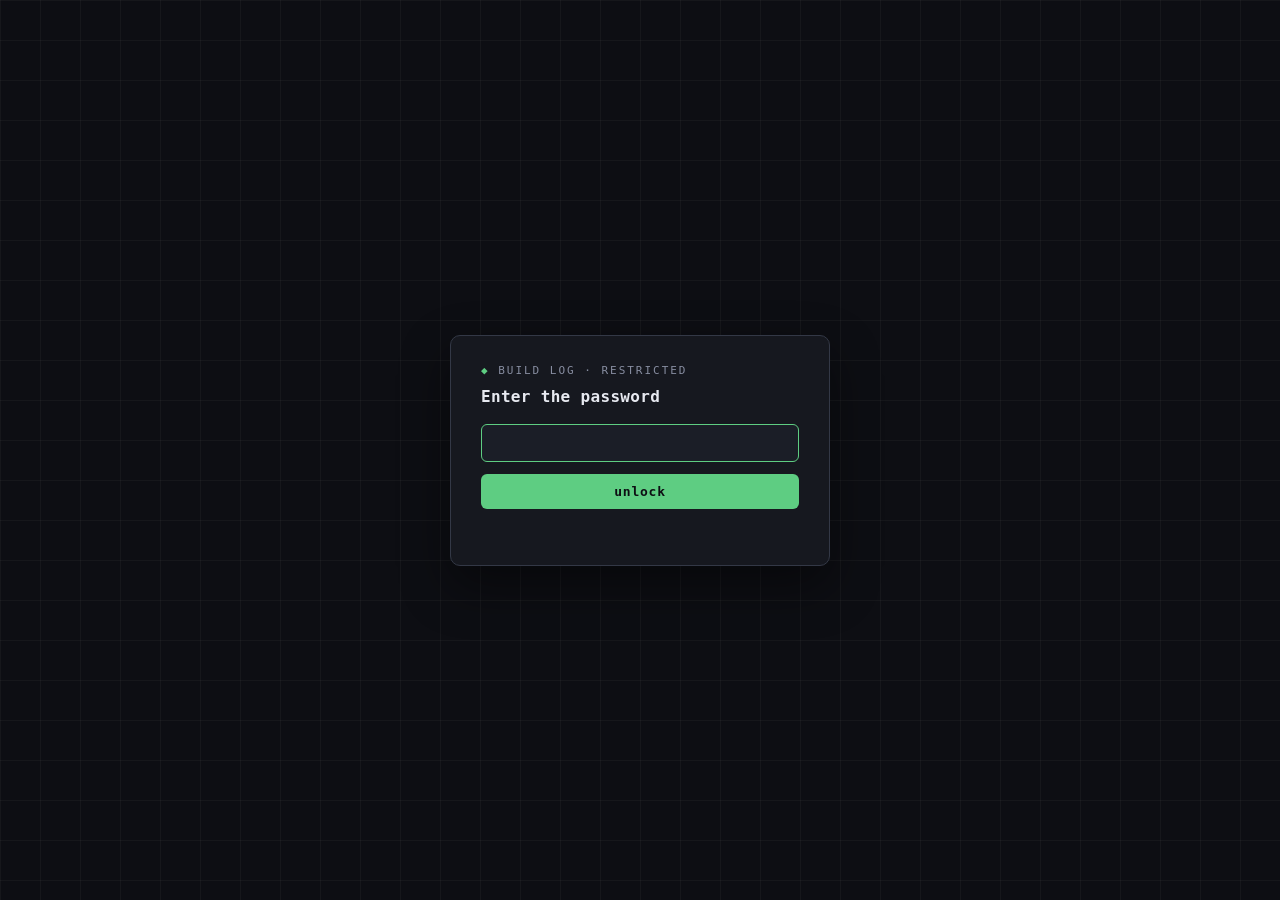
<file: day4/index.html>
<title>Build Log — locked</title>
<meta name="viewport" content="width=device-width, initial-scale=1">
<meta name="robots" content="noindex, nofollow">
<style>
  :root { --bg:#0d0e13; --panel:#16181f; --line:#333846; --ink:#e7e9f0; --mute:#878da0;
          --accent:#5ecd82; --err:#f0be46;
          --mono:ui-monospace,"SF Mono","JetBrains Mono","Cascadia Code","Menlo","Consolas",monospace; }
  * { box-sizing:border-box; }
  body { margin:0; min-height:100vh; display:grid; place-items:center; background:var(--bg);
         background-image:linear-gradient(rgba(255,255,255,.035) 1px,transparent 1px),
                          linear-gradient(90deg,rgba(255,255,255,.035) 1px,transparent 1px);
         background-size:40px 40px; font-family:var(--mono); color:var(--ink); }
  .card { background:var(--panel); border:1px solid var(--line); border-radius:10px;
          padding:28px 30px; width:min(92vw,380px); box-shadow:0 20px 50px rgba(0,0,0,.45); }
  .eyebrow { font-size:11px; letter-spacing:.18em; text-transform:uppercase; color:var(--mute); }
  .eyebrow b { color:var(--accent); font-weight:600; }
  h1 { font-size:16px; margin:10px 0 18px; font-weight:600; letter-spacing:.02em; }
  input { width:100%; background:#1b1e27; border:1px solid var(--line); border-radius:6px;
          color:var(--ink); font:inherit; font-size:14px; padding:10px 12px; outline:none; }
  input:focus { border-color:var(--accent); }
  button { width:100%; margin-top:12px; background:var(--accent); color:#0d0e13; border:0;
           border-radius:6px; font:inherit; font-weight:700; font-size:13px;
           letter-spacing:.06em; padding:10px; cursor:pointer; }
  button:disabled { opacity:.55; cursor:wait; }
  .msg { min-height:18px; margin-top:10px; font-size:12px; color:var(--err); }
</style>
<div class="card">
  <div class="eyebrow"><b>&#9670;</b> build log &middot; restricted</div>
  <h1>Enter the password</h1>
  <input id="pw" type="password" autocomplete="current-password" autofocus>
  <button id="go">unlock</button>
  <div class="msg" id="msg"></div>
</div>
<script>
const BLOB = {"salt": "A/8L2/0ZTGwRM6kvUukn1Q==", "iv": "/PZM0MX3u3M6U61d", "ct": "ebFTCgiZh2NFQ5u5j4LdivCTAIjINR0vnWiLI74YjYJYpQSSZstz5qAQ5UvsKXXDTui7NCKkICNgBF7/wPVmXuaVDg9LW2gYRKiC5uMEAsJH/WQrI8verhoxp6DXa8pGSohGwcU8okYV2cfdpvaP8EfdNCVpSWAKPTjyKj4yQF+3wHFtX6zdGzUODNQVEDUIKfFNndGgvUS4klAy9xewVadazlK5SH7Hmo+/vZqVrfFktjC4aIKzBRkijKPas/0MIF2Zb5QtlyjZClbHo8ECgTQzwlnNKcDhKmPhYDgLDAjUylYb3kq5WU2nmFWpOqXesRxtABKexc8Uoh4D+8clXKIazvG5rzy+zbwNiNk5GzdcpNhLMst3td0IaUPCYJ1W+MqLmCr21PjEeTZq1e+XWFztZtz3hsyM/AGlY25NniOD7jwZ5DNw3ujhho612oPkoTs3+8U5HWyKbxZMlNRt2+NXgtFEDZC5UK/pHmb1WUhEBPSKeZevfvJFB/tUnsKL36e2NKZKkHRifhkwAzP4TEgzpYyCLPnel8sXPQs1EvzgUrKXwn00EBvw6w8ya0mHz3kIREYjIJuEUhufk8U6IRRxmwE2Nk68cQ6GSdVr7BZBd+IpaaFppTYLrUwY+D6rgAUQUu7c84XuZY5GuCYxthrokoU44ZlNo8q2dkikbJOfD5enye8rGnPFZ12lTY9yM/mV+1vLpZWyqBiW9k2DdZO2n7AoSz/yz56covHE/yPukNZtQP84S7q1TrPVs5WJa79TZP9ERrsio5gsEQFlJFGUvQMxKstHaq6r6nzocm3GfZXJJfbGKKQmK5Qn47GUSBK5UbJ6q4eH/UP7MXkENtN6IhzQkRewltXEovlKa/jjjUSZn1gJa4kQodTE3qMQoutcui64LsOfT9pKOmSPoSD+TzKMsTKubWdDqtnDN91rNDhJC//QOdy6o8O1Ou1E7nqJYlbWSuAj3Yo9DZqEBARLk6nQYr156ppToLoVlj/yYtUecVqtGNLa8nQ9UzmMviF2ry4l1F9qf5BpIOJ3TEHiTli7Ro+mh16m8I2PmUoOZg64QzstS8Ndsxx0b7cFCxAx/6G9pMIVg1XZF8aOCdsINPIwabTVzR41dh0g9mTWcoGFy+YL3DNavSO99bwztlKXD+SOied+GG2Mwfx9U1xtw4tg8c/dg1tffxIOkEfi2Ngck80SK+le7ACjh44vcSRiTlYuZPybDYtLf+dFsrFPAvYmMH6yRZuLXgekc6TZjgwAdB/iD8QWp5TeBKGybAaRGCB4CCiB/dNE8ylwutZQuDiSMVL5SAcXf0m47dtRrXu2gllw99rfYqmaPMBGz1zb9fGmuO7K5uwhAWbnRuHwLicv50wTeHVjCxdhcYZ29W64pXcLpN55tjDNuGnIASk2M3p8qBiG7QYq1KOGG8vo29pezynEVyepFWSU5NBuYmAX9FviEU4F7bqUek7sk4Z8nsUK80bZ3AD5gM5I/IcDXTlCU+p+l9TRFKkADhX8IqzIT2zGX299p9afFwAiZB/LdjjAWYycfLTVNmIVFUsD68dltFD7n91wBHTi4WMS2J7uGelQKYqUOU3pYxGjbnnibu4WeWv1D+XZp/iqmO8c+LkZeoNz+4VTrpC2T2J1Ql50pmvba0O5QRwur21dTuGfAwtcBcTWUiKL0bMPp9fPZE5kkrwM4A5irQTnJjnzux3btWUd6cCd5O35mSwnR+RfoRxK61Lov1G9fyy6Mk7YalaCrMK+pNX38zbHpYKjBo0gO/QYubzP9i8zzRcQZ/sMK1eQXxVY1Nzgxb2p3s6dMu6H6XCo/8MpgEEbBnZgvCVpD+vIaiE30UybDduz3am0J7OdoeTnMZ7C+MdScrgvpuVrvGn6PVY5NH1MIf8KDYQgTD6cZN54UiMquFlUMbyf2mCIc0MvdVLZH84pRfVr7223LQ2ZuJbHARn3mu/MWNTqdJvHtBfTOWrmburuSkPMpoiKsrd7yqfHQ86PuevbLXbYc079NC4YEjN0fSZNzIMK5vAIvsGrF7tkjV/OMFzqbGgwntXIoGKvMXZ8Bodyof+zdubL0zHSXGlTaebd49QkJ3731Lh95o0AgsLjl0sbtWa98ExBQ7xeomC5FaTbWwIx7m9+7xjbyfv7VnUjAbyVE2Xlp/UkKDTdj3dkc4U+C3Y2ZFtK/nTic1FXSRufmUUeoEhET1B4BrJWZDKCftD7wDyKCqDmSccbujeX9b+rHg7oTQuq4Ba2Gx3jEuBaveQ3S5BfUwdPtcF4uL2PnFgv3EyYnIETk09Ei4oCKRAwjNYyKD+hNcVJCdb90XRVJkcYYfVBCLiBPpSObe5ep05JEZnxGTWqJ5dnbfVkiE9Bm8HWHj4TrPILJ/u2V3bOu/+6Cyowpck9+S2qePOCaSxCsGEZ1xWsGYHiUgdYTwyoBh72+tpw4wng8fhk0RlfELDv7VY2fdjWqGxsEeTineY2gZJjJmykDp0zW2FBvF7RoJtooujTYAx0wbNO+Q82Yp/[base64]/Vb54SsFaAFAWL0P6tFnmdcNgMShjkmqeulslFVsNroKJ8/ZbVBg1MGW0ZuT3GDbfJdA2V9LEUef2lMCLOOVZ4lhOlvKszsGY1pP9CvuzTAbPdIhh9uNeusaTbYxjqFMbbR4Vd6uUukEeEVQmuW+d8qEAer9UkzQb0JS8NcKx68kN5wEK/cKwmDEa3APv+3j/4IxW3aO3gvqkwfxowklbhv9BwzbYpFqvbVzyG5rhgqeHhqFAXBCLsjrnVTMoMmehhhMj9JT96R6SqCjDerC+ibmOmqHJhFnsPvITQriUUwSxssxlZdHdOgwiDDRFlnj42d/1dk38Xccs3/t/C2DlYz1A/hiLI+9id4MhxRCQ+dcrjlDplTeIddw6XKbwHQ+J9UZjT9khagxDTHFV1dG9YDVgh2FDxsco/JOiBBtWJSeAYSAkKGOaRFqmr4f5g8PdX6RtP3PGpiL3OVcZ15888qByMOVgvHoEUy28Bf1MIQqi7dp45Q985j99sny4aczlwOErxLo2lzVH/keuDySUblBhVYrrOpLOtDhi0mx4Erm1phGO1uQXNArIEwJZlnHN9JwBXZvUbjx7U/VUSINZttp1jt+tYHbtnccPQawSETJYPHfN/Jp9u8PyO0sxm1CQDOw6OPtmk3DM1sme3DKnM482S0m6rf4xoseuzSLFQxhlHN2J6RJvgIl3v3hh0hbTA+J3CDnXTGdddOEdlT5szQf7AgiT+JVyadUu3sb1XW5+oqpmzyza0gHzWIhjauS9uZPwrtKSzrNdIxTQXK8AP/XHfg46JYezUaPjhqAygJcM+0UI2MSQf3wsryR7UjQ2jq3b2Wqil+qCPH5UjG4GuNnH2u7cEhvNMt4Vx+njwcmerYyEqNtEnxZch9PIttmGiHKnPvWn+FaiGaVJ45GcD2715JpSivmMR1Wozy0t/TQaO1pbFZx0eHDEfbad+SEcinvj3dBB41shb+ahi87zHqC2PFrE/l97N5piXvMBccaWTdTl6mToke7V2ilIcFQ/gO8KuMMVUCJddyNI0U0M2OSKcjctUNu3qBppB6pa8xWpAboIYIyeRFdTLfjgpRVEmvkBh7zlw/DOGUC/wwHR06irZl0c3oH3vNcH+NRjILGeORIlivPtPjwLKmUWGqmGimSfRJjeAoDsEtjzsWIpLmUf/CuTG2JL9QeMy7t/yhy4EgDA2YlDg70u+fxJRs5lkRHtvi+044/[base64]/HBCfxcHieemgzKuCr0uUmlHeF+rkN6ZsWXLuN425HxrWhfIabwchoMp/rn6v7uMgr3M9kRbJMtB6zXLw6xYlg+oWY7Tp5xGOHzDbRrkYGrU0wpMBiOe505TGzpRiTRJaNIHYzcUewKlE+MraPVXDSDNEJEA9FcKSXPQ163O4sDE6bp4dowOfAbpDIVid/N8XJewpNn367p2RiKfoPRVIoKG/V4j4LobO7eIpU4K4VfgFrz2O/s0QVo97/vbhr7tddMxN2L9O11DMNzdxHRP9JQUVNrVctNBiaGy6hfHigZJ4wYXYwsLMK7pHc+PycAI5sOzFGqYF6D+F12PS8n8WezEO8yVWu2QKFI/oL/[base64]/HrzSTaApeASEqc4XJ5c5Yhvowpdt0kWnN6pVZtsoO3w5hpnvtOhcGW3X0y+u10VTQ4vlyCH6WG1Ud9QVw5K5AlH9/cbKRFp6uKwa3QEcMFCYTSNiKJ9kAHRVPs4BNLkgXe8S8XZBbr1WlkYNQ9ABOhM92SG76h/FfSvWsJvBc9y0cH8xbnW6wFccvitR0e362ebMRL7WBVQetvfaVeF2NsLtQT39+yobNXRxheCyEcFAYDxwC6mf+op2MBQuNsMAjHbMWEgm2z1g+5HoQHOc4ixSDipA+pEjlhPcTlKJImURsUeqFXsIiO+KupQ7aTLJ3+Nk9sl4WbpazqyaQsMvac4k56LHd1eKyNhoe/JvYUcXndvY5Q20akJyOOP2cspcowMoEKArNlMVbL5yEzehF0qOPdg5JC7T7sQHKwKoZQ1rT5JJfxC/vlRMz2ku/5ZHd0mfTFn0eYwqOKukj2e5CKW3DpEECo3PRCirATMZlItZ7G86DSGnXYCFn2l8Jdo+KmGNvenV5dU4AxoqPm895mHP1HAWrJcfn/VGNHrrt1Q75p7NOz8rU3u9xvHag8Lg2RHyP03h8T0vH5HYuDv1bviEHY4TCO0xtOlcf9HECtS85Vlf4yYa6zbxdQY3oY77YiSxWw5SZSRNwIABNQRLy7AT1fTyWz4acrC3WAkWm84qDevWtUZO444zjwbKcNcT+VESKIg7fA+CPExBEy1KfxhNeXwWEa/s9IZSFq9qsVaJ/QVXW4fpCZCm4fEVrt7pTjJFn7Ksq2sTKR18NERekpNkyb/9SaoA0Lncb1Z6mGtD8atlvHMVcJGjSIigvnBbgpYjSu9RD1+k4AaM9zkUls78D9YUg1Mvmu+sz/[base64]/ypu60s/gu8Z46QwuqrobNwrRs8XXqmr9znonUnYG8moECb1fGsXaJvAZ6ET38j0MB1jnD1gEkyikBagkT2PmEUIbzj+zFYd0qzftwqe1BNXtq8BdYox2keNmyC5B37XJh/wl3cAjnCc+7kfuQnX6jD7ByeJHvm29VQjLBLAkSDbinKl8i1K6Ph10JP+YOqeSV9D44PJ4Vi+SS9iY9cfFRVl1R1w+OSGkPtao6eaUSSnGZI2M1pJG1ea+AJp+DbKyJ6YHrHSjhnT3bA3lMOnOXaWvAeRLeIu/uAAbPc+PScToBgo9D/KgzU0USlg5s3j/82bvrnBwnpzOhbNM9RX2RE5dbvQq+5fBOY4p2kfEN5Y3JDEBGCDJXDmnn8hZ8unoY9QZ+kij8JPyEHyH93UfK6RtLMU8QW+DLHmZArbLuoOA+v2l7Z65psovc55O1NLLceHl2FXBH2DZPZi04LZxcbruKdX1NSzRfXQY+CrKPy3fnw/[base64]/2s644qDp/HwW6OyjwReTEo+TWAy0fQE+oOaVdSas8eVkNpEZWzev/JPANmTBUcqmFAag0o49gfRUIzsq4pGZMnLObDs9+CiYpGSilLhX8WZqdASq+8vwWhsJI0tYB++V1Q+rypul3LScCsU/z2bGA80aUeCU0YldRRHS2CAmdNaulmiYSDj4Co2/jMmKsY3pc92l8g9Glb9D1NzIytDxuFVbyicV5Mekgn86oeru0PySBRPYRcrZ1npGKEQeDFO+xrAti9KPBFh4g8PooXR2KEF2BZb/x0OjiPob5AY78bNrXOovkWkZVceNu3WoxwXYU5j+9tPuk4P7qyQyzPsyCGajvCE4jg4WWqnrt5+MWwhy8fokaljBpCoLYb9sWHItAU7P0CqSGfmhAT3VJI0ODNE9JXWmOnmAgxjOo+w6vzoiO7HJ5SgdNAuG1P17ysllPNGLyKYo2Jl0Jlt/wjEcE8TTsQdM34CFjW5duWIJkicsSgR/xV0EgI37Gc0JlYL096lFnCIi+f69/qX3PhbUrqI7/B3tz7w15M/PvXNk1PYKaPDzl2UY0AW/c+FFwXGrYZt9YpbmT5kTIv2zvJ3mXkrHOTkMJrPb1jgIyedEq0ufBUfVYm4yrK2ZtP5mfsz1rBBcdQ84hXbTdXHPAp/FqIIpmEimvjqiyh/Ib/aHHoiPI8E+Br62qXKHj2ySfPCbQqsopgGNy5SSjNtFPIQI2HN5iZl87HyDL/Zc73Nmj3l8bUnrmH2mwi7qqikqK8rKJOdlGWm9LmhHtC1AsitVg6JRpN1QCvk3yDQzTuXqVsIXOQezOkTOTOXQFYzKpUhPJE5oe4Q+CIfEVeIdMke/rGc1CWwt/BRPhdnM4OMf5R4ZHCSv9AxqGB6bmZiZBE5hFKC6vW7XAQuQHNK21fndvFTbnpgvbM4w2K2yXZ2Nwsyt/aPWxTb0MLJBgDQYbrXNQthONQjvRQ3jD7e5uOD1B/ABtjkRCk8kmDD4GSb7mQlXg9jxk0D/nMUyrfwTPfNMfGjGzq9zilRx2Ci2+nFSK904r7t7fN9Z3dTFqsXHc97TbLgBrFHdlAKJoLh52GAF3OaJnBucAhcW/pBW00aPK/+7pjKurqGWWbXxe8k0SMJOh7FY6xeBQRb5gcEocEVR+LBPue5K/Euz/6Qgm/0KrPyucXz2W6dA+2wCgWI2Ff+OXEsQtNlJ4YO4yEO7JP93TUxkhUrpkB4ExV/9PO8o1sxDqkklcqhLqHbfZVrpHgNH8+7DpsZ0H3/[base64]/vGYZaKMOVo9zo3grWf9h1E/KkoCsVPiq2WK8ZMSqfXjtBgfuoCrN4XCu7pBrhgiVzm/ROdKgavFjLYZbCSqsD+1YA4Pc7sTzbpZRU+63VoKidrMS7Pyd0UVKwSQiXd5R9GYy3nOLLUHN8R3pLYwNygPw3DCIlsfzKkU7pHupyPFVfAsSq6ZoD2RiUTVSYbNdqCeUz8k/SXP3C9AaJCUZDvJqqurmHiQ7Rd1w8KcWylJX68uMxUINaSMWMuTKmihtu4XT57/nI9Lq8nczlT4JN+31/4zNT2H8u4e/NUK2iFxPMB48IUOmbYy2nmTyOhVc7K0uSgbM2fWHxzEGoy8JGidikW3qHKfwMsqn9RG2Oi/pnVViHGpdXMVqOD6ysijfyAfQZ1dq4g9LaUzer5KenWnlgXaBxXr0XgEYbLoYKi2Tm620ivYeTKZ9hdivJsPkw8a1ouHZ9sVWZ9loU7sRtnUw8qkWYgQ2hihrUibYeqAHSCd9U7YVaEPEZBM/vVmGEvRrGBxSSXVXgfmOQyuWRaVyp0x1mbXyIc3Ber4rqNgp53H4mW8LAY6GwmWzj9kJJhnLLoUdLfSKFJ61eg0xbEkMWLgWBH2CmMZKfeTnuBvjcF+llpMMsfp/3Qh1J5f4DvIW/1874CdFxiUnQ3KX8STSvrO2T1/+jZ7q1UotQGfgLlI5VvL8S49zwUYxcb81fc/4knMx8Cq40HEW0kibSX8OXls1y1EPKU4y80Lj2kOoAwlpmAn4kA9Lrl1idDFji8JEWRtjxljkDGsaJQ7zZNhf9YYRlTwoPr4RTLxyWg+v3E9EDpdvPyE3tmwSoGgqjEbbrgWJTV0Wr4NOnqdhWLzgqfV3JQIX2cHUBonkb60bXPC3zwRDN0YPejSlNDJ0HpO+eBlp/4N//CsD31ip4g5wvb2Ci5OeaNJvp1DGBJw552cFVDpRUkuog4PLakKKHkA2ny+epPZ9Ea17+bZjroBN3/EnV8Z/ndoQQIydIllA4/nUgMZCUShwVDrOSKkmnN6GrnlzhDIAJdQx/z/M64O5STu3piYjBb9kiQVu+oAg/aKiomvY1IMKPIqDau7/xZACwvMi9jB/AKau/pwmGhX2bN5bJPr6VPWQEwemFF90oDa2CrTeu574IEUCNk4GUb9B5qisOylslRGtQehefz1VyWv7slBdP6vGajRG3nnnQjs4YcprbMYK4fUYZaA1BSSUOnd8M9Ycghmb0bueJmOZ/rxaUxnSe6vcDyNp+Nn9cOujzRJE5Q1SduGmWx+QTVFnmKrkiI8+rijGyC6KCMDFpoQYUBpdVQy464+YEDu3U2+CVP9+FRZR8DcrxR/nkQjLUoDhNExfFfvkb+bNtOuebc9BetgpO5kxVIFxKRAzbtoaenk+Ra7Ntvyd3XfNZO9N9UgK0XUVGQZUzvZKC28uR2OvqLlYCzhRC4fXp6VlHNOi5vKmKafClp/nqr0D2RLPtj/2tkQTIeFH/[base64]/sZ6Cq01negLf+9vjmWHy2hLBlmSFkPltXJtRXsiUV/oSsknBSsva5IEsSR3qJ2sSZtp9EsG5N+niYRbBpL35PK7qU4zgCC87k4ef+IyP0YC3y2BhBwGKGhRhuwHXnqF4DgivwmYUzFD70z1ZrlIfiVkFunyutEG3u2bADuCUVj/WxTmFZ/6+9i3RXkN30hjXBiE7hf3YsU3OtM4tAwZm9GCN7150UiVgohtTtDN3xIiarhH6Ris1he3oCH1q5CTwEGzJVL7sJVUdynfK79uDiyjrFzg1eYocmKCVELEXtykRKq38lflLdvV14LXiUfxwhP3jX/EBYbdVdNh5iI9q5+5B7nGtxGMJufHDe5TbqdXnYEdGZLo77BoleY+4nlhktGSeH4OASA0l3npVEZeP9/VB0MQdTzjULDOfASfb6n/LMHY3Ybmk9eK90d75138FUoMiy1TA4Ex1/uivT1vMwkjrh1Hln2aoJnARAvDUeQ5Cdwfp/mF2Emns5dzWhcyoMonWVPFQp3yePjpdvrr6nUcId1Hzkb1itXVb/W78BTYt62RLi9Cncohh+fxYGA+Jr76DZBG4ikNtYXeEqgl92OyzgHPT1F2/e/bB9n1BnWYL4C0vSSFSATWlwPsl/v5ODteIQ4IL3JdfaCDidLhf7vzRzcT6UUoR0ZHu9iiPyLPTcAEqV0UuFRDvV4brAdrCbo32PiIKnHuvxfx37bHomjEbq95+Yw4MKOKpYsT0vNIJ/vxWu3c38iyXnuTKSMEdSUld2OH6PPIUcj37c36A0XuE3gTT3SB146RufL0VFxEaLYZ6yMPpmspG1Lk9HiWI5INag4rVX9JT7VDD+ET9uNPEVQFZsFxd4OZGFskrXswn6wRVy7woRdumfBdrEtcVQHg1msuqBGCzJYJ7Zag2pisz/0RRQ5RPqx4HVFu4fAXjHrrLnHcZf4N/6w55/nIAJ/RJk2uKbgvmCZ7pgkSmJJcmcNbtKIQc0q0Tw+bu0FWaYrtWDIVPEJOJoYkCsMhSgZwWZ+UNunYlbA81a9BB5nZ/L1NnAzzNJYnpEhNe5eFKDGliebZefJMeO76MolVStydMs5gqplb75EoJ/0QfIh8XrlX9oiPAQ2GTylwtWBizul2GwYoriPpv9K50od/rx2Duf5VrgttNJ8b+TUC3qwByjYguPRPhRrrAWFQh+x1lk0j3yMnAbOfsEfoFgN+QJYSht1Oc6eLArAOU+vvS+k0XwMxHtjTMYvRZs69/N+AB3F9K0Fzjuu1CbYsAkcczatjFbeY18zKxHz+f3cnCIJNUfkCDeNvuxoUoLmmLfnHNyJ8FeukRliZlFNojPjJDGWJzYE/DwuWw+h40Yj13exv/9Q/tQNDXjgVmHOg48IwZTTLx/KpxNVNVtcTNIAa8mCrsDSdvB+t3XzD0HzPW7Xs7yjHSk6IqztkcHj8osehY9T9g+84oKcsANwMwxJmtMX++m5l6jp1tr85GUL2BmcVTl0QVjMFcdVpH6ShvzPXKwmTsl++lx7v/rW/0h9s5NLcZYp5U/SYpHckDqLhKHkZv+xddhmbmvBtrviOk6MnkCp4WqGNAnqlVBPflS7aYwULRc9UTadv6MOX68Di2HxRV1vk39yoX8FuT6DcxARyzPhix1lSPtkrvuOTAEd/[base64]/5iNj/mt7o7Alop5KGFn/ouwWl5cHYiOE9JBbUqkmgoFugtYe4HKJ18kBkXk2vPL8rJf5V6QYCKBJ33mizTvzEh3qR5FgSeTGQzM3ia7/zdtuUiXDYHcH5+ILPDNP+QigCsBvT5PAqGm9MaCdIxsf+Xf0FGqW9SlJIaUvPdaUKCf78CMz52MZp3eY/EN97he7/OQCZPmd1Y38KPFu8BSqJEHZbdDh1kJNtWmQcAmE/CwG0xWDmcqijDdKwnqL28rwX+Huq5OAZm4tiok9IupxkC+Wmu2SWUsxbOy0ku7u0G8w/lbmRYZhLOT+LdwVEB69f9+IP/2wQPB8Q3Z6x6gbnIG3K+k1KdfHDcN+IkrLvkVtbftsXoMfjlLXraQMa8IIqgSo9+dgfinlUMb5Zqe4I4N3CtWet3Oct1QL4SiqlhyXRo06Ln9k9h97mEaeh9ikaHYjbxFMwvX/[base64]/DnULrT2lq5XSHdsAbiFvoEk/2lt6iKo14qKMs0L4IG2ahHYATIkhNA5mvg2QZtzlxH35Fw7aKLQn7PNAjuWj+Nn5vHNPSrYRIqVDLsU60Hd0qSqS6j7lkpnVr7jFxAOPtcJBFO0Q2IFCiFjJm/G1VVoorc6tjnvgCrJ6vGljqZjTUUL5xWJs5blnjkqskXF0MFuUehL06cTrWcP+de/NHKpjcaFv123LkXoncl4KqzgTJPcG6foCpRtgrAQctUs1Cu+mrdEqDjl8xlLTKMtaCFRdB0qlFVrclCC2tU0sX3ZYcTPlUYw5bNdml5m9aUMP1r/wwn6YZs/eKMQjK6xAFrWWJXc8mWsCj4BZLAR9sPDBz2l7sni0XLbQbTHE5veoBYL7O1mUd8/yiBgN4josDu/ItVq7j3oQfOWHhruPGmJQG/hdO07DqWEZWXBuNhoe2/SByfZr1VhwTD1X72SDr51rHmG0tUGMcEo47/E2MGEFkze/[base64]/xma5VolGKU7JSpPwrgRK4byq/CvaEUsbu3eFbwJ2WErWmxa+I4SGbWOmrKbJS5HULQZCNOUtgBffv7MZxJ5mF4ruLateXYuYXQ23ypWauER81chcMJWyisKVwYa4orChQ/awfIoqpFtwsIo8P18hjyxfUp2JDENbEHnZ08zvgmhJN5DqOy6Ria57v3yUMJitijy8oQQ8Bjy+ESqzXbz4MzBzq0xwqDmLcjc2obsiZFZKx9fj6bZqDcoOfnQe+ZhLR/3L7lgR4wqgf6Od3qh4zpwTzlxUv4hVyqwgSRmIUewcPm+k7OAAXSlaiFJFt7Squh7/YxirBrsrXAyi1nlrKkJ8+y1+hEHsgRUwzT6kygdB8suZP0KhtbT7a79Wm1EtbJa8aD4leIE9F6Z2LmGqHa7gewMoXJHVCWNy+pQaKeLP+ZjXSRCu/xUh8Hizt6tdVfsTDMNwFTshoI+YBz4clxxsbGKJ2TTXoUFp+TBXPZ93V9hK4UndB+ycggl7qJyvaR2FbEu+ICeOed7XXMGzkv0JoowaNUJWbpZAx8VNTo+XiXe829zycWevJEUcag0CqufmRkjfiva3z0Ofi1OiUfmjA8Rs/WtylXabL0hGFdncF3FOgUIgCcV6B4/IExmDB0+uL1KsKGQUq/b7RY0SwLzJpkBKezj4coUO2QeJeWDxQ02JMyqmTgP1vdjsuZPi4LYaIF1OelbTvUk0dzMdbSznFUOQDkehcTlSVVeDMuA1BVGMkuaPTzjrRt3ogkVptbKlVQZ8pRm0Nft6jsF3jddejGbryd42DgoNP01Krb5wv/k84qBeeElnzdP1AvLshHRHR17pbOH/2p4v77Q+HwFhoaGGmoXhyJ8r/ELX/K4Gbv0w+e6toZc0w3NB0yfGYjRfU2CqIw9a337JvzL70rvE+PK5A047k8BOEGXiGY9FPL159GK5qrQHGI5gwXgcucdq4eqvX3VJ2foHbUDj+03MX2xejJbZnfhXT4LBvqsXfSAXXdh+AUnV7UP/xthrFVDyf/0Zag1NCDJvz30cjCrh7eCJO9qp7y5N05stJsdDoxSQJBblx9T3TuBJsj1rBX3OONFSYZQsTPqGPG/pIa5y3e+jTYt1sGKq2CcYH3hBe6u1ylytT2qqCYSiepj8uUl8oAmlby4cT5ZwUV8tSG/BI5hUvVRjWFjIXCkNzwptvaKN0W7PonODpPYsVj5FK7scVD/HX+Q6GvDVXN1x40qjnN+uMavlWrFwDlGd6pje0Q0UIXIqgmW8nGw4N5xthF9rmNwwzrgpy+4cNGn2t6NaSBoxl/gdLg13EKBEkRpRwaNrc9EJXI6ilHUdsB7FEmM2uUeXYsqEiXBqzm++mJ3LfLK1U6bePlXx1HrLRqH+Vl/LgptaYH4IGkfL2MUfNU7Us0yK8uaICXuqIMTlyeSObydbyD8OfnniZspcM4ptguqZ3aG7AMQSRmTQ+GGJFCNwPiVgADauc2jTRJa/SRnTjMPw1DtsBP1nMTplSZybXVqf3K5HTRYKwl69tGUtEGDb9VX18Mh3x8BxtJuwp4K/[base64]/ztfKxXOPT3i3oCvgPIvidhMcmIlRmXIv0agDvj8yGNHQ+bkOY+SEjYECERQg2d7wm7M+3MkFl620PHnyurSkHnCqowB5q3+RW5sl8o00SY3h7fowHUKvnwtqibUk/Ci+joNzkZ/ZqhEk8yhHE4KqyzAXmd5yQQ8aA27GYjQ7wx4ehgRKRjr1ZdxRoWD/18BcwvBzIj+qeUNho1tfwICcene8XP4ffuTiciy+oElKPw9KOsmLmesfMzhgDqNGE6WleVOciG0287158hg7v+H4SlQXR3vEjJF2mpM0WI4aWFAXTEXIciVGGnBfzk7U0ABF27L96QD+LSoE7SapJsihPdTksXXwhR5CKttIv+5PI1P/3TWjmq+x2DSJYnoUnJRbKmsIslQjjMS/oNLTSYHZQ+cIGUpYngB2c1PtCLywY7sKRsmNZ0A9QcLCz7MEHVRF1QoPtEM+TZ0TBs3cM06mFXwKUEUo6zgkRBEBgsLlzjxZlHk7mKjKIqa18srDU4xQbtm/ZY2lHIXbyi+pl+PYEAa2+e1wZYgoRnXhDyed+xCil+pl7i5wvlkmPkYwsR7c4KSnK6EjdoyLAIQxSMPJ2Lr/rNYWAD07kYwNkCBI6DY7fmMxprW/vmsEIp7UrM9/KCaN34azQPhFiHFTz0fyRb+lbLd3kT5QKUp8znu1Pm6tIOHXEJgh5YqNXD1LfnKS6ChaSFrECT/vnaPlETI8+PxmOInKoopxrfrcu+k8ftBni68lN0Qyfh65Nx9oZANC7p7fgyqhjDAyvNovlQ5X+kT0QuQDNutktpicFl03MFkPQop4+AfYaCtboLB9GdBe5SjfTaEmWcwEleFYSDIMIE/3aebB7jX7+ZhVh/i0xFzoK248RBAMMLCEa2Rb/K62Sdp7p2a8Lkny71lyf8beNZB/[base64]/NajVuz5f6Wx6pNzsD4XuFctDb6Wh4mu3n++uRq0im2GiNYw9OgGD3rfde47lFcsrsT1msPlWyRdQySlgt7fhPzD1O4ls5dtAlmQ8kUYquIUndN0NPAvIPbdK2s9R9h8n/FJMfgmjJAhTn+S9xdET3Qu6mgZWQkoC7f9104jyn98wvS1DM0vWvWDyV0DS1pTmVGq++uVdWRizHBfq8+IqG0M1JWgCksCdlh9OdT7A3i8MwnVYJBxoNdYWtX/B6HJj0Ur4+rqd8vYhRnv0fKVMo/01JcFPxx6GYTpoiXLXrMrGhTCqwmNh6l2BXV1SR2FY4/okKptfSwhreEj02CGOVSNomduv5esp2lbzND5EYM0tJy/yBDq6FBS3sFlcRs4Zjo67uQI4ofSFabSkK5WVR/xNbB0N1z4i3rAu8CwLVJFcoT1FT6vOxkqRwfBrXwyYo28kdv4GzhBg7xNcdOQ9e4YSj9QC95yur8Bimu/vVnB4K9jqrtlVRjrg0h5N12kxpn3gAg/eTcX7WW2Uwi+jo0KV8dqA+eZkHmEQt3MuBvJ1lQTd5BjRMp8Wn5DKC6iI9lQAIy9W5sdR+fAey+shmysxBcMOeuyZd3qVKqA8127qLtomnFaGYrX3V7x6z677EmB+4ekFip45EneDZ8+Nx1sP9oF3SEPDGXlmQU6FUo3eO0C/xZHN3DZpIGcf2NLojlHOKSJ6xV5RW/BVubbJsujIX3irU1nWlNI/IlaqGsr59NVb7eLSwrr2XzQQXma7QfJAWAeB0D8WOKKJDSp2JXioLWJUzguA3FDMmQ5fweihuLuDBCjaorqGwqCg/iC7sNdrlwrBvsIqpU9g2vhWab0Yrlzv1eNvt8CzCEiXyvABnEXON3PUD43aU4FS2BcdclNoMSDW30FPksp+j+zxpf4kEGHDcHYsUx3elO/a6Uonso4Uib8Zi8UBjQItHSRoDn7trb+LKaoPwGaOVIuoElbFIY/5Fu2Y6oAknrdJnAUglKR5qGH/x5/VpbtWF6QEWT1YrkvV4JsQNwVTuykyjqa7vtnu8BjWBSI4fMqshlQyQz93HdTSukk64GsXWRwVfKG2WTOgYwgGeMVlTkArl4ZfkyVMI6NkvtpWD/syiYoWVRqMp+K9mJmdp2BI3Eaa6sY2op3vHyDO1FNwxfXQpXxAB5SugBUmd+ID5B8TYOzZ8GVEPYLNFrpOVDn/bZcA6dS8f/W4/IfNQqAOqeFIM26cqqcVGP2V4uiXiPH/7iA9D6JuSkMSLh0dsAMop99c3Mvw9q958YpIkKXnL+gObPQQU7u+QbGCWXz7XSv6JZKMmLD59zX0t20thGYWrIHJBTKN4fD33jZBL57CuUAlfKO4M2SYUSs/hvde5daPDlMR7LwA8EqwESUspT6+optbXfaiz9F7X1HnuCuCOxOb38G15/EyrqEHMR6aTzyx7q2cCIu1yiinQlBRnswY43wXJpeTbw/An7YhFFl+Q22sqPgWPHhXxteOKdfSWxis9ONulwqcB75qUhkEmr4ZjGmBlzRXSN/obKxtBfyOBkWGuntOxa+i0F9+ajxTwa8ses++0OTg9WpCbrHw/TTMRdmZBdOj63WSZlQX7PuENDmUgKqka+kQtEmRJ8yhe6fvl0ZPuP2oUnsXeoRWT421vHOOSgFiK/z2RIw1xnTrT26WUbfHUaia+h/r1DIe0WNa5hFy9AwaB+z7UacCrGxrgwq+ULY36nQRer9Fz2hoN5aXLgB/k3232Wm1npL/t7G5ijQUeN0D+JQ5/Kn9v2uGC6pQrZYfh8YaWSJ843TB3fXZjMfdSv7v7ABlVSG9FwM6gO+D5zQzr1UPcr66TL9UA66FzNHR9cBhh//Dr3gUqxPlM3axF3EAhu4jir9acYOf3LB8X9ITGyM8dmzdgyyBwxCmFlQ0/XyYDUQEkGHmWnt+VCeYR4sAqvDITAEraYBI0ClQQYX6pqc40WHmaCZth8wZFLwYS2BsD8mqBRvNW0SES0UsDZMWE2mu8uzpUCpqdW50uEQx6Ve2PLKaxCYYOWNwwQP8bAHRzJGfmHSp9iHLt8c/[base64]/prPTq6QbVdTZa8pe9QlNA92z+a7CtiI6EfyZQ8NljmovANDRQqqz+AQ2DRl5EQBNuyUbwApdFe8bb4G1tWrmaKmzcAR5X7yXLTqzSECl1k7FsERVZWdK9FzjVsqCCGVSGUJXTPwGMvuameRAUYx1A0wNZhZAgr2iGyyAO3Nz0UBnsqZr1QqJaMWdxv6Etcp/SHALgGTYOScEFQdRQebFWGIKkcr0juOhp0kWo9yaLM61xyv+OBFRj3h4jTLRH/nozZfeDlL3J4sfOIua4kof/I9lBfp7nwZeYILmz/cEASaSOs6KF53hiuVqCNRiWFY5/tdjTZ6ZFRhakyxjryyyvXVhCx69sidtKTp4aGCFsWSTLJbX5i4GjCLw3Zl3cZNoZd+g8nswvcJQ92xWTD15Q2Lsb3crW2GFrkWH/MbpM5XsZ9X1itrVAqbzI2VUkioP+G2eVdEPEWyq+Dl45j5YwrsoZD95JmdttgEGB5OV6OuppDyA4o5+OoDB3LGmdMQOXbA9MVDjNKRK46BlkLJ0HLOXiHCSQaUHKXDcROcscYdJxjCdA9HGwJa2Po8uR/9oIClyl2hoNAxKAb3qPsW2BZyNNwon8jl3paqDz8OuNPfQ1uqmT5Mgvi8Ph+i1eLxo51f/YtvvBlsn+4v7xKG7qA1nWrpWmDKnXcTM3CNZpO71wUKZST3RCQ4gV73P/FjqmxhiAJGm+i+KlDBT07sBi0bEuVE6Q1VoeNjBa+TC4plYzbM3oq2nGSvg2YmkS6fHT85hU13O1F0SU49ctD6BGwNyUUzZSh98rpO/6KcZr1LMLdNedZb0ehEXeOadxs8yZHQOPKdiRqVGq+ioeqfeELr+lQpJ+BBas+aNDIR13RjrIoz/YFb2h84NTTYvndNxRz/91fSVIzIxb3b2FPC0T/WnuiATbum1eQ8Ow5++Y2STtIEzMI3K4JDEohliVXLmGtMGm5edAEc7Z2HQ1j48pD0i+YNeWkF7YNmVT80o7bAkwdGaNLf+pCqN6sEnKIHyXY2VCPtcPWD8HRxGrFIZJgNCSBqyQTRp1cZfIqTW+WZM5XnIaWjlrl5LTRTPQJ0MHtbeQaB770HaWzu46Tu/IBZm2dxAnQSTS9wVuYxDQxyiXGR0t67BWPTE5U3YySSMGPwurDvK2rS8IPVmgNA3x8zxC+rzc+UeY0ga0f/o6644PZQ3fGcTsoS83XX52Bb8x3JpJcoje2l/FM+yGcAJOZQ1dK/FvXMKVQAoo6GhM9egVZb9JNrZiFMOdSd4hbA4jdiHGphCgTuYL7dcymREauR8P4zcCvOJylL4RRB5RoBhgIllW1ijKnoXPua01Q0Q7pFnUSHt+eZvtDtBt0cpQOvYOONN/n3wyc16QryUCZJIfzfhtnxNkBhMg2QgZAryYtAPITYmEv+QNTHkiet3lJNYLozx8zDSXDDmdjXi5P3tKbca1P51IC6pK78D8Fm2hJSljVhCTtZtT8MS45hDGg03Tu/dzpc4QLmgt9qrOJ0HnD7XBopDD0YA1yTp4dObYCKrfx1s4ouF0R/CyryP0fOsStQnoZur32XA0EsabcPLeavLHedpUMz9VFa7Xq1qjHHAwyf1ZnSRUEanElaOyO9dvFIDjF8hMV+OE+8BN1KSTeWCSIGpQQX6HFuamKTNi1p3kW8/FvOZOuFwtQ0iv4nv8tqYhcfXKaG4Kwhc139MjJ0evVW7X94wHcefhyY32/hUeC55VyoxQZ/b+C1p37aKYtkuoEOCQdzjawlOU3FN+MxqmCX1IoRUfP5e5SYm6WKx59txuXg7FAejPiFAGa6P4FdWyMTAKMSIT4/rG3/h/kl6T+VeZD4hi+cDnSNCCkm9XQkKiWwkMuRFN7B6p3H33pcZsOU49zLoSeZEnJ2CA6gG/5tkFp7tBCG6zFBnOZ1wmr1VWA9jTuJzVWQdcc0cEj4jTYKJlT159TYVH/TrP0nQxcnGdi0ndjcWXEUxnvKjDieIu/zguhgmP5so7ehIpobm2aOgbadyg86jCHeSY2NgUYsT+mtnxpPx8wCJq1I7PR2TM4ZZsKuCQiCL8PLqnQvgFiac4OpUOsN87EIUvDKt01HqjzP0MgGLXxAsVEjPMNNphf38fwvBg1F8f95IcbU5+gAmrpS6qKmUb5fRZIl+yz6VmmDzXE7UpwcawRn0N/fGQnw6/EfBsF9+8uwkzAhPKHVyCaJU+J/m/yIGQoznErLVjx+fV1LtyTpYnAJMPwLbAkPBlp2V/Bz7kSX+BAyYiZcu87ENDMG3SeIMSI1CjqbkPiLvQpyigBLgiIybaqEEomVcJHZSqJgDJ5ll7Izej+f5nXhI6/8NTJfncHbE0ePYgaYpVobrChhh4hR0VpOMz9bswpUELWdSHf53L+qwFe2wm18W/XjbxyOP8FPvtZCTSGSjiHqgOgrYf5WSKXEXQKz/04kXyvGWnIJC9iO9beUlK8GQr5N2UfESrJAfoKTqOkJFXDCCQo7Zs8q9FVP67zWmT/iYqcO23KAZsgGG4Lixc9vRKZAvvQGrafekNuB4h/s7Xq9dSV8DBd2ZAo/XwUU99iX1E1gA/RIFVpWG0WSn7jP5iG9xViO4K42RlMLeaOmB5btUpTHG3iSiA2iSK1OTY6d+qB4uapWwz6biBL4duYVqBT8tMyv4Ya7v3An9898crL4DhCDEsNVUWGj1LXVE+zMSpciZeUhqA/MBDca0yIJp5TguiYCIUe+Neam0SfXQ8xQeId79JTnac4wWzXooSafzYLwt1GqRF9SVCY9dJEXicI70VkpIBkidJ+ySJRd3cW9s4R2uAN+arfg4FW+QlagN+zrKG0WV9vbb5ahuE3eWf/S1Q/MXITYHQXU336fqr21tlQu9AJS5Uyb+bZDqlA17hRbXc2tMfOi53s7ijUbwoFY84T2m7i3ecyig6OAFkaQRYjaSOjDo1jxLA7IJWtFMzhVdX8Kr6Xj/F39skKeA5UHF7dVIPcYLHGF81aIqUPXqHUbmNBV3LTIo/LeJkTbKNHd7vQoYJp0awlzH8nSnhJyZxf2G9RuMJ/aXSMM16IHOB7u3YYyiFwsVqfJM4RozbhKBC8uZ4GwD6HB+m3Ru9Mh2z5PwgxPLC23AK5oAFBSrCUbqY6/VL/BMmrhvH0/T4gu6m+4PFTfWN8WTA2sDuWdD0mW6IwoWsnKcVt47xLToZQ/u51xJfVOAgoz1iFbql1stBO07YORURspMoTwsGrSzHN9/[base64]/[base64]/[base64]/LkYx3BDZMz189c8P/CFL4Q0UbvMSYURHWp8H87gzbE+4q2Uc5dOn8HQK+PQSV45Js4lvtxs1kOLVWEvCxf6OSmEknp2J6wA2alogypWIGRg+Tj9nOEY65NviVZE3ba4NHrs4UahiI6AiV5nqlSNRCFou4+iE1dhuZ+NiQrpERYwfHzD3yVjM5oy710mo1YhUvu9slsB4hN/OdyOBw5U6+xrg2lv03AueQvM+/+yfMq6NVepnngDC1EuJQFvy8MElF4AhUO2+7glXHen6QUVsudjb2VhKRL258GCLHz1GA4huS+udFyeoPHRBMfKlxb0Idl3d1eZvdA8M/oR+b1ueY1btOsU5Bg+mOYan1imceR91fqloZPLX+tJL8gLs6YnJCgcb7F/pwZM8b/nYhiIdNFWBDgxBMtg42EL2T9r2+nbGxXiEaHevNS1UOCT/+bSS0N1ilbhTMdCcvYmaut26rPxpmFfyYkjfIvneI+rBG/FUwe6S0qnDKkpvdhXet+IyvycrvU5PeDXLGm843kW5l59vXLHU98BcN8DHCrrZSgOHitxaBj06dUOFSv4V1poUP07Eq8kSDCLGYhXV/9YpkK0MRzxlgPV7x4JYeiAr9xXiCd7sZN37Sj3zfaqtrHXP5Chgte3PrGOnPzuIC/2n4yDJWpHZu1s5ZR29i0FXc4Sq0n+heXvHZJ7PP/CR2OgXcaI9OOtOLpDbqB8IrvgsvFoRoCLIlt1YZ5pgFjCyA/ZZerWm6xnBH/LrA8wSKJj7UPH152n1qNjkX3Dro5gN9M4ReBBz/N6aKFG01+t/WXfrPIyeJ2EfnZ/HQIfGFdGPqQrxLsSZgls9rSO7lWCJwkkdrEFvj62cWMp6O3AqKlSq5A+iqQrovWcEk+jSV4lcCzh9c8y4FzreZJGznXnWGkAwrivlLjALhMGv99GrlNyiQFEy8PG/K3cWM3GdG8tGOpjcQQJqfO8fxRwa+Krt0O28kWyT9FVwJJlmdq8jDAMfh65qh0WwzbrvFpv1ZitX1xNLuuCIbNNt0f+7+yauzOoy8DQOUOjplsVFZ9woL0m4ml9c968vvnqGPOw/ZQLIoDewVpTOVY4HvwBwQTO7n+WiFjrc94pqysk8hYQef8K10x4hn83Sqd4uDNeBMIy8kRQ3SaR/Y8P/RXKc7iDiqHhTghRELXUw6/Hc7lll1+OMHB0hOtPcQIKnDIiNA0GV/0TDMH4kRV2jVipvu1dli2+JGLD1IRWxC0I7CfkxHnMyZEx8+8MzSLU5/C7NBz4F0J+QVQqTgmFQBfUDHjpoAN/voFA+iq7Vr+cSTwCgmM1xkyCGL4sNYzsaSuD7uOh3qomFGhb0+ja4evTj/YbsPR/f5mcOKEY4CUOZHJCkSbZKae40IomZhD6SJ9/a2rl1M47G/+w5OKfKLJIc9Xvz/zIhIRTpUsPiTxI9lB/yZQbyQxmPMZCLKgImL8tkzolTzjl192XI18bO5vmULVskYEki6CzjutNSokvJq663wKHuKGI7gmDN8O4+8ZCHR/Nu+qRt0i2Pr9a/zHpHoSgbGP0toqK4vsJg9oviLNfOuSayhuTgYZy1mbKU36RDAzgmHRLYDDjsZku//[base64]/HXiRSchrSk2agXOKihhfD0MsJ/ILCQkNdlooRA8dXSjLXSfUP/wk8MstBTmXJ5xy8l45udfAnRolNj/W+3CaXaHtB5O4qkvY2g+odOwqkBb5mtmQI8S2i1yqHAL1RHqy9oLvL3i1wKQd+HpjUV3uf2yNCxHujbVvotw15xSjF1AbhSTt1TOvQuXrG2606USfwMMFsLxRKIDhUEh228G8ODdKMzLl+V0v/YLyvJD8erFfhvsjyFY8mAhv7PaiCEM7yXL+yRIniVO9NtQn5P8LsH3weD8Elof8hKB/7eULHj4zHk+C3VefmjcRvd7VKHOT6dLWCvxS+zNrQ/OIUZiiZT9z7Ltu15YnJNJZob064b/O1soBJbvkffeW8qIcLDykas0VTHkidWbt8pWibvbsQOG6lz6kI106lsQnUN5/RWQOAQMW0JqjacDi4RbD7fS5oBaabLAim1rZNJPZQZbgfZbuikaZwfcetFhD1EE6O5wL0ic2waUOOJ2g9BBewgXxZ+plPr0saXeDcy7WDVSCZEvbR0+oeRpZIZxj+teMhJ158j76kYkopP5M6MTgE2hxmg5eH28PhEJKNpOR/ExiJeoYHQeXKE/5HfPoVOg9LsV7/R0ZyzMWnD29pJv9hIaHYKiOXVXqG5kjQYlNU4V5vmLg/3R3Xp6RTAgwwyX0vwW4JUoBhKIIvXVzLxzx70ia0wDVolga+KdOn78cYn3fEhzyFRtTdWwvjeQ+gnWe5zkagDpgnjnS/xL15yZOPyGPNQdwGBg9RhCvdTpr2T+rjwC663h91Mgy6F5IBuikjxRve8s4KKPnKV2ejbHimAfamoKbKbgrlnbZSmRhTtnt4HZHJ49uE+MULbsNmd2R7/UnBmfznSQ2zeIjL4NFivN0yl/nv1WHSM8qc+euLGQkOUDSf6JKlyquIzAtDJ7w8xs34IvbCX1KA+JIqgZzZu75bEBR/zDC94iMB+oNAPE68D5QmOYVJTEpbB0NiGKQZPrSqJBYOShc249PW2EfEKE//3yNRWe7LLNeP4Y2dEVgU2aAPyh3jopXKZWVWW4znC3S0OvG9xb8IurwaE9u/qrkwxtr+zTIoKggn6+Wa2a/efWHwNbkwoo0t5eAgI5EKq/fXBSrPMm4wMbkkIem7hACIkXelozx7/dGfMkRASTA5s1ZdEtunkVLx1L8SDEDj/dfRGMd6TFA/HkUKp97CsJgIqaG+bVoH0hgWuOa06/Hlr1mTiT/niHhvK1QbILflgEGmW7xEe+wl/LHstwooZwPzYiH7jNG2aHXzUtBBaSwdVC2iKfXZUT793dCEUdI9Oc3S7vsA/sBeX7PUcK013FI/LX7F7Q7VEemy8M8DzGI3QRxe9MJMiidVuhoOI8k+0ajy0UI0uw83hyHSXdpQIHy7CU2tR5649rJTVvQUFvDz+YSdU6yGMe9JzT6ZVH4lFGN+aGZ9ArNMQxPXxl4nnBybW6sSDeRWsK546tQhWj3ghL7rDmu5libG62lRJrsMv5sfgNb1ta3TDzITE5m/cu8TbI4bfmHJNy5cfBvd0PEjq02AGrj5ZQPTJgfuZzXxZ6ywLixKjVWeTHEJryni7JW1FXbCuA63vgN8dQrExrL1lXJXME5MTcqWUThRWq1Ns84qdbp2aKaI+pN4IRTgWkCnTT/lOcvpZaYBxjhVi58BWMt+LBx/asJ8BXSgf9K/W/mviatCDQcQz14nYjhwfrTIhQ75dpgSv7XD4k5Bjx/56avhULIIO6h8mXXQo5RieHs6ixhgzBQk/R5zPL5NcnlPWjoPrxcKKVixcP1MYWfXK2s4NAQZmoqDp4Uhoyj1rZ597cfkh97muMAHXhNIi0EscQDj8c3frm31vj8CVZZCzetYmCdlr89OiNiquYElkbFhqgmidx08hL5Y3YTo21g1LnsNngFSOQ55lH2QrkBzRMipl+l2tpktuCXuORYX/ll7HO4lxtCe1ZeKvRC9Z+wbQn5jF4Y+jE9qsrEVpJsrKO6IXkM+czD+DkJ6nYAzYhOOqv7E+O/1Fc/[base64]/Y2ckQlM+m4e+fOClOdf7qWDjLwsdv9b+7/u7ukYxihu4nJScNoqY3MbwIdLXPomLCE40jjowJVZtntT8YGpSjXPoz5R+ynvfr0+lS/LN0Heq16br9SwdcJ+d7l+z2ca0Wc/oPTosGGP/o78N7bsQSkHRin3i0rDp6kDziMB/8ZWIFMKgV5nWZZtrblo3wLIdCwcLJZrWxJwYlIbNzH8wD3ptvGtjQyAB4FSsLvH4aarzNUwbfGunI2q2lyNtOTq5/W2M3EZmRzD3TWc4KCRYSemukMfi/Wag+K3VKQ2Gc0whJKiz4YuweZ7Jp5c5XUkjhzxy9ViW6499D5spyrQRJa4tPe4l4hZGO0j0k/WSLic9uG+R+4bBtfFPAUg5sIxkemnwhqgKdbckbc6VYMFbGmQSdxjQ1LiW8P4+A4g6KYfi1fZrK+HcPgHmJHn8GYLTMZRf618KCmJDt88bGsbw5W4YYMhUR/Gblw2FJYpGMudEXx8JfbAZHkxU3L0L4/qh80RN+npmoH7oHqvLCz6zJv1fvQyjmE2jZVWPrpGinf4ssbaozWRM6pcDT/44CB7t4tzzdJjPj/Guec7zE7+wzEqgfL500yNnu5z4KP7YwKzgy8N0wF7vPKjDML/RyfvYA2TuAID/omn2Gdl10M2dm0yn2bt+maXUz1bivGsd2a6vsrloXqJDvYJh91/oJZKMRS2Ccgy3Qb7ic7GayDuk8tPa087vMEFMnsStDP+8CTSa6WUW9skCfFrLLk908M6z+33IcC1ZiZkTBil/OoiLRvJI6/RPe1082ekj2QSQKBZzbwE0T3MKOzpVoTzAG+MLgCtumgQCoCUE97FfFPISGemxjRcI9aqdtuZidCcunAU3UV69Ucz6+wF95oJD5qfn4I6TKJ68eN1YpfY5y5V/KtnsX4r4zPv7sL6jp8ZPj6F7RLFGt/[base64]/tNmzKCNRfHA6t3ydGKm+4VUgWbYr0AlMaqBBCnlfNQOz7eaQzhx4Jet1UZD8AtSkIzlfP6YhlF5Pg24dQBLbUyaT+j+ZgvTJfqWAu5X+GWbUU3jbsnrzCZ8g+jtt2ZPduByEcSU7Rmz/bQHJeZ9pjO1gW+nqcJEeVMPJyyBYzn4CDvLvqx5S8l8oOnm0Bv0u56j6PfnGuH2UJdvdZieB89ojj/aZJq1bvDZWfxTUTwvgVwTiK22uOvb+5KzhLXvkAxgXlj3ChJ0Z96+2DF4hjETM4jKTbAUn9r1HgMdYMMtuTH7Op6NtDmba+qeB4ywxp+/LeCwyjzWaFD+FMrrSNZiS90MKfSCx8TzkJeaLxLemEdL2tUX+jCeVWS1u+4/L6d/kh9GsISJ9T9OIZ9y6UvfnWxqS2qU3S0HrsVdyl2fJ9EU5fxL5ipwNpJ9hELcZ4CzQyMAIwoOkiRhsjjARNUp6d/oTCNon/f2H4s+sOrtPnJB1FqRCk5buvaOroxGeGIdU7/fDEsqXqidOYvZOyUb6saX8kbaq4MQIHsJcIlXTCrN4y6ZLP3mDAo0v/8PRnTqkHDr6hM3mX8yurhPl+0bZ++9Jxi6hz10/iVu/rLkUt/z7BgE9M50Yj0jwPmm5R8VZXT2YQJiF7/Je72zB5rVSIklNFJgU/x4W1WgraWYlUA3RADTJfdKQaxsA6jbD3TBwKmJqpSQGo2eAIf5MhQ2wtJuH6Iqiaw4NDsjwHkUDax5wTGNtO87NG0B67J0uK1Qnd3t+d9RG8GsQUkZ0fWs0ZjKEmRns1jXE2YE4zVu4LE0Ak0NqNW4DQwgZqibiGCRTDrA8/fov85Crl0XlXd2oOJWelBVDwACEN08eFPFSsZRFFFcFliI/hvNtyi0lCpYmsmNBXrcm6AUobPUSHkze2sEDZ46F4Wz7wDt3htnI8dpWh8MYOpqarHk6hOPAWEhweZiqK93XEWiEvdKgQW5jXaB9lumi/1WkcaJWEhDv7oDyYfwWKBn/7RsLA3XaMmjodPGIQB26tU6/zPGC82z7h13V0G+GJy0igOOcRoh5hqL4jwq0iQoMjrdmlFW7e1OhQpb7qVjt1C6/CMhFENNTlLEiBMkgKd/9ZWy5e5taNCo+/6biyoHX//1i2Dwnl9TB8+Rnroh31+CT3mr076lzCdqVkp+6GTNEHaBFPeEY+RxVJ+3b6ITiaKPVjtnOaUiyreSPjP9hBGUcOdBJjEDqLN4QdDvtB3GNJ8aaFzvmOuIku2Y8ymxgKxpcFXAONwn31Iol0yJ6BK2ogoGYwIgfO+VyxPFKq2/6L/tJY2yhcEQDosXzHtQAvjToM2bxpp7shuOu8g/3lKsGzyjCNFVAZEObMu8TNvdGlPFyNk1mFfaWPBzSjiZ5ePcArxSzyWITIrRMqK3BK76UE2R0SxL9oq/0KMbwwqMDNwabMk8Xi7DSxBvMKtTliYbfhIPz8+s3pHPs+X/JvzZN6VFcpbtfMfskcyi9qWLigJwq5H3Lzaemwlvo5fk/kWEx7kP3ITxOlCKn+xm2+zhNWNwAn74SzNUzBFgqc4XxxK1GPb6PdT/z8xvkfqJms8dF2q2jBRq/[base64]/Xh4yPahDeIAYypFMR14MU9CFYD9zxeEQmFlP6VKAin5clLaJ6IhQvnWQu/vqxsaTrZg4Y+TMoaEFvnrGzZJV4plYIsGjhOnjgc8SbmRksziDee+5lviarxOR/8M7ijqI6DWZhYVelUuWzQBbm4verRN1vvlf9ECbRRrn9t/oJ9X2EJxKE1ZOSE0+Q+dw/wtrrfKZwHPSAy0wDaQdQojqQAmN2cjoxX0Rn79SXdoOZ74hLra0JzKP97TW+ADOPNnyuBVraQq5kE/RyiA6RgCfemn/pWssZ+ao7tJBwweW+I14kH71xW00t0Z8DFw0aQy2oOjtU3Y4BddUjoRMmI0etipwV084BV0lU38PEFzxrKmSr8dL2AeEZsu8LRF7vfzmtrWFYIHmYUSjrUUqLXGQGU9wUkNUsB8qRzijZbqGDqjyFb4XaafMEc44+sgaXBK7ucGwKZC2WDoOVGGP20d/UH6nm8g3vI/DnLYGoLp9LQsD3gY9XinNFc9OC3rkhsUQ0oOT8qt8ZpVK76gj72ivm+5cMfLMwl0sqBKeht/5VZSHWNMFuxMtz7tH8FquObIw+2B63uzZadHRQNK0BrlDXjw6OOp9BAmu18qSxccw1GqTn31GcWq+NxrKt0cFjbADXOp7jcWRmieC/EPI3A6uJS3zDKW3V5qoreNLzp+lE6QWPBnyEKGQLWW2NueGiU0FZKFzL1W7lDu3phPQrWoRP/IoAXHSN6yUO8xgesprHq1n9OY0YWXEIQkWV/htI1lncgUcygB37Y81LpxbPVw+B2JrikGWeF9BDFamnIiwdY5ktcN8eBd8uRfUwR9Xj3tg2ps0KO7o4iGrRHvySaq1B2yX1pO5iClO3fck/XPsSa6juu/IFBDhoJio9Np7Z+L6CspGUgr7wzdcJ3CsyJrCAUnPrVQnsLeM8NnRR5jQdhIAhuJqFfUF1jNLf3ZpXOUkpciQKxhSI7Mg3VIhbu5CHb6lw+WOmKY26hOJrOg8ZYfWge1eu4C04+eJxofhm4/tqw6n5NumIp4RCV7Q8OPUDrXY7JBTQwNDAT1xW7hJ6qQ9ElyIedsz8fjUvre8uiwYLJZWwP6rgkRsSnVe4EX5O6I3Dsg/71Pj163tPTxJRi7rGR9n9tb7Zt+Ad0MCieqN8ruuk/bE4vHF4E7Jmj52momOGG0F+Ty/FfUYM/RbyNrw2IhBay4H7l9DRQgOkjz7RRLvZduSbqy6H0wPC9J+AlTK4ALOcRXOCoumpafkqgbDeHP69nT2SL0c68ynvADH1K7rTUmgBDkfwYGAacQH/2FLvJYP1OCsO9QxdH9EBLHdKJYXoIT8RR8VW5DCydfKNrYiSEi6bqpTkFMy3sFJOPe/VqFx6fzcD4t3P/pNJ6AMow6Czi2urPrEINy/b2y2EEuvZ2Z1Slwq/wY+onxRrO/mheGjQUfcs5FgMd+gkZR7d03oFKr4pyj7RRyGWG8JGwcLBaMghdqHjkZqxckl7YYrug+WzAK1XEyGFWfI4Ul3bKmB2HCNAZ9S2OUXVm4MvKU2FQ9L6Dvk8VdkpspAKhzBdcFsfL9BFYN+TOWkrY05IW79BGAqvjd1DJ0X4EX2gyurOiT6m1xDvqb3DTnK3HKx4OUo/P9ZRLIRuEBKYvi6EQ4KCiOZnrnLl1ER5voluXoDWxGeKTOjpwVMxlr+Il9+FqWfaKoz7iipmiLskU54JaOJ4/mXNVF9z9vjIiwYeWf/UciOFxOvqU1glisBIU4EHZ9qhKWq8SuSYr1xm5o9HUvYi7ifLxndVw2ouwQ2rdh/tuaeDzEfhVmrBluZ499+6/wRYNdsZyIBUfbHsAvUwWTNHVSMGlLm4obx5/DI4APdypmlogJ172/bX+3tfi0ykZNzyJS5sd2O6qlItDzwTxUkALGQa+iXeqxqJiiQz/bbNjWkJO21dTWcNVverBtBTWJPVlYRBp9Fx8+U0bkeF2rgAQAuCm4eRLGUB4IHUCLdmrEzZqjO0+vuRUPc7AOD5Ihg8WoF/iv/A/L5LOjR3v/zhAR42rMR/tRKNCebnF8RnozGoZYz2KOh9QERqk27yFR7/JbSplMVUdIY8dvdwEq85kDMmVImNXWzfxOVpVQ2cAzAFrnqkgThpYgEcQ3xec+uLI9WSjbwazGhJ5fdh3g+o6o8OiZU8f8NH50WY8+5kNYV+PMlH3IcET1alOgUt4SzWpSZsI0EDc+V4TBRS+gs44bGqVxP9Y9vXq522Uqia8vJuownZiUonSafwuieUSPPjTpM/l1FfYtpz8Im6nvZTo30C7C/6ImSV9XsPeuDs/ray3gCAl6hgGOGCUjATHmBU4ubRhaiXnwG1OIuGr29j68ABapT76Cv22VFJuiPs+HwbmGJdi+ri3kqurUV3MO8iFNQO+glEo/tVQV4+nWU+t+e/gsHbYVtUVbNLr2ZihDWWpBR5zsK5QwI7Z8FqE7pdiOjigWaobDcKqa7w6gcHOqNCasScfYicFpszSiRWPffXLXBxhnHwIg4mhBklWFAo7NkXGx00EQXi+LAFLYhbgvKWm+0HrhHgqpkOuy9i/R+yn3qfiZ0yysn/azd7DnyXGHdKQXe6uOHcef/mqu8BVQarAoTk42XUxY/iD5j+5RAF1ZmhgnWFnDMJSbBhrIN3p3WUkYyEC/Yaa2eS3yU6CaWspYy367kPaJrXldTPaxKAQ5yEZsc1SJKQD8ASPotWI4gKNP97mcnO4c7xdPASXpz8AmbLi5++IsI4J80+7+CQWJ6MlHXzujYjDYkz9YJrIYAYT8Kr0hoNS5l86ebcPGBCV7t2jOZP0ey+NBEwysbQByKtA2/l3i51VGYtmxBvFD+qJisG2fwy1uZOx3EGC6prPrWrK4lRjsnsiafwo9yjmOOhZLqZIQj8ShD1bGe6b0z9t5pNnSex1EEiPSwPcNsJHRRgV11VOXSv4zrKBkY6DrgrQ9Snyu0MJ/8qGwIYGyZZqI4Ky3sYpgzvq62Jk1an5AeLC8Si3Rj7EZE3blLdAaYG57YnOfKCLSQdK8Ek7uQwZUbwk6vcvcZXGFKBCqZnX1A0J2fgUEcEM74gBz/BOLqj2mNI3jxhSjgRaZ5K2kP8EdHHHVSnhr6qewkufeF5+/4zVz5VtUMhcYmD90LEuaKKZwOo73LUgOsJh8SKugC2gw+l6YOqTt1/7aAZYjnBKGfBf1jx+SXDncl6bMwRxMiNn1bUNdVTweQKGyCiBJm+PyIok0tLzcBR3CvRRSrXGBQSnUhoTiXSAofW9zEdXPWP8Z6D0T/EDasvHLHVKavYGwe73G/+szdF+WqrvgicAZJuTPQLEvooMYwpTdJADckaYMwhVnEtg2lPShKNQM2DBRxzmsa6DayKugf2Ep+48KDEq7CMOf2Gqv/QfdQSLcSBSUlFePF5EKZjozugR8R7dll6+pgjYe3J3MctQxirTXSOzer2VKy20dK7zv15wnkmWKTpYTZcjtw8b0Y/csunj6EfAGMYvs2B1VgDYlILgpGDshCBH9I5UlW9WJy0pDmqzyxZaBSfNne9fjamWYN3bAF7OXYdgNB53hHMa+R84lhFFGuCdLEEkQUzqCtr9NsrWyPjDQmRfcc9+VO8E44c0BA5tBp2dmtYDKegKLv6JsisSgHsyJbRVr25YIJg7yzgDXToMaHAnR5oDLZsAB4/91M40ZD6sBQ0i2wV0Lt7ZZrw1NxP3U8zNqXb1Tku2yH8cOOSlGK9YMqv/MaS7NpjQJNiIj/[base64]/W1Znwmos7CXm3pVkVZxW8vuc06KFU30VXXjMMh4YDJnp1PEB78Isd+EtCwXISvW5yGMvYgPdH8lZhd1nNOwCfHda2qW4uXxshW3spAx5CoBzAHSBUEyJSZIHLoKYIfJ2Ac39KprPZSrrQ6sR3tYg67yU7xUlA8BcLvM7s3ff/q4R6FNWoxGv5LaFegNgTJru1AzGPfCw3PXj32OqGrGdDYRx8JMLT/vqP0uI7wVqb/gbRko3ZM8owN15FVvmPCfB3LZriVn6S8EgBehsaPSAXuEQIgtcAHv9Fz0yhIF/yG9b9j7N+axu2fjOtH1QZ678yudKeth8rld32rL9YJEl/hg93n1aYRNUrnp3repg3NpmT5bmB8EA7z2gC3B89bk7cgdVj8D/mxQ/pfM8SYCiSYbuLUVudnzMMzhtA3FT75GdwLzLTKHX1zb1Ke1sQoVSlBWX24xffrZN5LPm4JFzscI4+++amcpegSG3gqGN3BbkZKVkrjHmqpLZ5vZFv2/zf3riTzEKEtXA8nAKEQVM8O3m4pb+EBEdAFXTv3hjxerU4E7UeYabcerL+mY3VSgHwA7ZJkR9bzeq2S//emnRCzB4y7fm6aRNjJ3akEaBzlGYb1mYtp1H9UtT04T5vEosPWcwzpagaOY6PlziIQgXOH2m2yd/ytk0noyHdFFy8qzR0IZt+J5VsDmzFLw1GaO6698jV2ED7ORw8P92aMj9PID4rib1fhaOBfEgFla8AmEAS4m604bNjsd+UWJyRrjlf6PkjeYbFAfxUAxCQcMv68Z4Yv57lsiIQqtIahEKAVpB+WhasHfnTxkKrZfcUcxECCFl5g5b0f6/+juFhNwpK3q9Ean07dx+UePDSQLGCNvGTMirWaH0rVXV7iBKduS3Macb15vY2r+4KdfIFpmcCmbfz+5PIQ7n1ySwcIf5/72sJDCM9b58yUCeaQk7FP54mRWNUfynEjbJCh3RjfOA34YNFvoAx2lqpdyrstm+2dl1xTo93IWG4ykAMOa4IBpmwJTpYbmwKx/0xcclJ4hHBSZEfDII2tY3oRcuef2nq6QKxyMbQscplTLXGW38HvIw8MO4n4mN2CcijG8V9t5KoeRrC/ZqV50yoLtjZNHYwvKdSj+cAdiKRY+r9W9vSDBEM8d7wW7LLo39hj4kSpUAIE16MKVKSrZTmrzapn9gEDss/1ZYbO0HsufwKAXWDlcfo3/A7k4DTVS5E6F7125M+aSnXp7TLOsc4DPd0TNCFi75yxfR+BP8ZIbGIYY5X94EpWqL1wrsZWUI3aM7K2JYDnvsl1mBULbnTM5swI/1ftZQ4fPwkb7LuAbTT7DN66kM/dZKjKJkJBFOdRSHrNSUE6Yf1tQWRGezMc9vaeyzon4YU1x0Ayxd/9CRhKYHWsIuAzV4VrG9K5pijkIhtSNZ2b08U3GwZH/oDvraWxYTq8sN2JgqDqOJ85lFw3rpsBBdEWh8a6cxQLzmEB2KVQxZuZ0mqOjsoy5lIJQCZ7k6N05NZ8Ua87yrodJBwTbevatxJK+FfjRgRwxbBLA1pUTJslhG54JV7lFJAXEo1t/fE2G/PBARu1KF9yaYp01/3y7SOb9G59ztt6ek9SAoVNuMs1MDQ7pYwxcDQHR4zWNj1hJcBuGeOYSr0R8OY2ebXBtzLworTWk3QTTyC3NXz3PlHWKtZ1qc145atVaiCt+dJSdzW7fKGjHjILkgPSSbaPalMEcvtZKJs8uoo07wNLWQr9a+kQSpcNdaIhJbdntxCUFsEh6MpakIR41XbfX/[base64]/f1gZua/vXuC5Kcs5lxELWGIiaKT7/O+TttkUz1i+Llul9VsnDN11gnTwcLnC4WWpqjd/K3qkV/HAHvQJAf8ts4whtAxxvQvtknSHFdD5ideiSK3Phn0z8klqiPD+7T5AR8woT4e9pFw8l+b0kPxGvOfw0A3HUj+3bNHXArE8VuqrBZTXw1hG9SGMlYhNsQAQ8rLvQU23C7ftffwWqrzd+jT1+p7bcpsaGgkTpL+Eqs9fK7zdBp1bZZAsMzR/sf0rWY5eLqG0MgC/[base64]/Sde4wrcoNEIaerOrIfRCRysbfMl+jnMJq2rkJWGjzXyMxq5syT2Fxwlbce1FEGYSD7JFn0b8AoW5P4s7qlQbcFkw9rTtlRlTCveYqpdgtxwvlVdWef9ehqcKkMij4jrxeUQmGiAhkdyomTzycAOAqw6Q4EDzwGaX89sWjOuBoinRRh6ihM1QZtrtdK/mNn5VK2EYNUXf5AXkMDEhyOohLeR4GPosHwpgdiA660rEkL66tys3wyU9K+zr2sENa7d/N/lr3UfQhn2bBaj4Jb2wnInzGyCGEHQNGU5P22PwDIDKKbwd8H7CcbiKQAEkpdi5n5vR9Iks+xkJCtez860GY7ZqrQXAPJFekp6k4m9+51irh0t7z0/CeKG/fh3H4clDbw+jy5eSMYp99+yNe8A/+4pcV4GtjUFvITaiU4Wvy3bD+1Q9thP2tICm6Z0qE9NyVPniuE1EsCzI1/[base64]/es8z3h170hgpnVxuMKzaSuB1wlgAj93InQQyz+eqig4PHFa6tTFlcI05w/NK7ThwZM+Oya/6H7B6VkgTUJM1q89Aef0r8KcFKwqZXWFVFAcv9dFgZVdjQtl6zanNYksJlB4ER2BKKpyJ7YMCAzblYcCud7hlLyHPhc/[base64]/qPj/13jFYaHdapS9NdnGMNM0l7UgIrHnkqj6RU5uYqKTToWhjiKP1E3J4KAqW3EHFFFVpbnVae9I78e2voLcDa9qCt5m3oPc8zKH25ol9tFlCkUwYFg43U7LxONBJwglzD1t06x/gIgbhZ3A/AMuzRbmHXyC1lclvTBHRVLVRFaPHg0thAZCPrr7EK/vpbsp9GIpAz2hRblWABJDsxsI0IdjYlATJ40qQcm4O75afnLwmF+CtCjgEEK3kboqnUCB+WZvRjWryqL27ohm06Se0DkKXVixLelQt2e4huEYL4xiGwEWFPOZHPxgJhEfqzu4SjsH1/Lr2v59k1NyI3bFxduRxleZ3Z/awiyvD1ig9hwjs9y9RIaGlSE3WtrYpArlN3u2cttdvlMBaWEhQEAVowBzOP8FZgyKpqRsgC7NOQzP/LM7g1roufj6UPXKudUPc7kc0KZzQ+4a9Y6shJwzNwTmv/Gm5kEB0ZAsXlwJoXXaTlZjKpotKbO82Y9WkmjqPXHVTgb2RA/cxinctli+X93DkFlrW//8cYsyQbbSUKokt1ADnYk9nXciBsYRr0Tl7RAWcizSsA0lsMensQfeqEWwkDV8AsK9QVtEhmLU6Fz1WY0JxbnuBiHKOCU0G9x17Elx5oc/gx3i/qgPc2kFI8UBKyx96Y22JdjRLAyL8tzyCELYUa0G+TtbWdDrfkRysyCgjWvWjDm0Wz0saKh0XawF60bkgICkc+OcOP+le3BKlNppNlHlVANlplujJgJ9aqDmrmf4/aGNObvnRIknc4asU50GV5m6hRO/YTwDc4/H9AMbOcrvm4/CtjuHz15/2uvOhDOc20wAdESa+3OyRByp6jvPrpd27OjKEjF8IhUM9WogHRFECgdmzHgb3ZT/nSDdbQfdbTc+0sZHvHi6a83ki3om1q+qRdtX/t3kH6LbX/TVnLx9Eq68ryUGWpIE3myh+IltMi8AK0AU0tNKGQW1sfCd46XqJb2KRL4MF+t3AlMCKUf1b+R7aEHaSXOMWe0OndCR4H37D0uId4K1oveELVBIu2Uahf1dQ80ZM0SXEG3iUEhxvMHbVe6M3+Ryrybhkc0YSzX/H2zOCNbQr2GTt6i5WVfG0WiR5qWSY79Abpr3dw2iTv3Oc3lLR1+XDjMiX2K2XcUaAbSElETmxD1KfmqURkBM+sOzg0bs1JpIn934mm0C5DwxRTiFPl07YJfpk13oBlu/H7JiPyYMflaz67ZOVSQn1DyRCqGNX8/yug7TUwjV+dp2f/kwkNo0pxhYih3csrACrSzVeyh6Jqt8YfINW4Yjnc55vFA/DMviEE1L0CFW7lWr5SlreX+sc4svXyaVnLjxbsVeY2tujxNAoBtNiAk+Z3WF1VIpFisl8D+CkUK6C/YYmi8gSHtLABTlMl4W0UQOAS6zLH5jCvyJ7LW2Tpryb0cmGPgGFYlmYrYl8AKzO8qdYa4sDZFvgiFeJ08aeG5uuJpoHV6sFy4QwGjl5pVPs4S5vwPUFu4v1ituVfsf4T5wzVR0tnD97BBy0HVbUtGXmYAx82rWW/GkCczWEAi/X912Ho4zgRPYcOMpEDu/1Ng7WARQ0Zn4IX1oIs/XpP4wWbL4eFAzcdSyKZRuH5BB4R/R5UGzxIWxb5RUqD+WXHOIDPMiZTJIJF0EPdVSLnZ1QMujoTbIbTzuB8UCRCdSVcWC3lfWih1SEyY9Pjf4r51reTGV6vraNFEC7N1IGq/PCNtQz5OaObzxtHupXOh6qa9A0mYCp0Lp1VWSk5ttN90NF+Gr78uigWBn1MMeqak7S56sOsMTOQyGZGlBYAsVSnua+nqBqWBsik6mESusAY7DEMFFE4/Pb5Mi4gWmZkRYqxFRkwBazpA67scgHPuynHpxoR7/mGgGlU2H2Lu8bTVOEtiPbgmNywbT9SuyacSWbXQm9Glw2jvDZQzwcXlEbsSvotxYajmu1KP1NHfRlWUK3qB3kWeYHrDrEnyvbMizRZ8EISHQa90yjP/lNsM3UkugNrRY2cnzs+WkzZ/Ru9qtwcYyN53hBVoBfOgyroVUwt8DjdbRb2GKoAJ/7bdyF1SWieoENdR+9IOwXNJH6IijI9Ik6ZY2+F5I2knLOyb3ZvI4AtwoxUWN3rpgsAlIgNQ2E1P7hd7pKvWyria2iHM0tEQQth+Tfi5Bc5XyliGP1e8OyXT3hw8wy/BIahdYG5zhMW1DC3zZkwpe+KjBYQLgpPMFm2U+5AA+hchxgDf7C3LwHud5S5SS5et2XJgdXtFVOgAr1S/[base64]/ICY0lONuvcpuvfT9eLLv2xufZ0rY/lAs2WTvjIG/+TFLoaPRG5tk1ElOQLOPbnW3l4GmlOzu4hd+IrliA2RZNrwgMHDLcRKDXUuIAijKs4OoBu2GCzLvFwK8cI5XdlJuTaaqSvKUZB+V2LjaJ0AUR4KD/FPR5bbwcSOlUkl/ff8U2UGwWG1rGo9l5ueq4EyWUFTCstupMWGza+QBZp4qJnl5rR8Xk//TphxJ0sGSx+Ailwm7gsmASNeBrD+4PDcf7Wb6Gibuuy0n51MP6C6cmfJEVi2gFR3nJFICmd3Y5P168FqhrMXpEOpifFMGKuiUZ9cw3aPvaFxmDqTQc6aTzc/mKZa6qnJ0M2Mr6fk9Uod5tTG0UW6U05GTZvDwQr85boTl8lwdinlp8JlMZ96ZT0qTPvAYdxLF16Od5rTr6ZVCvEM9pigQKbGIDL+9MQEbdvcVfdikDW5lRlW5n/OaHWH8slCFe71cteU3+7Si8XQD5r/wOfOIVXIBpz+aNULr7+OxkSunbrc8EAg3WiUPBi6h8TyIr8hbyU7AMuxoAPJM2rHliH3mPKC/QU/NDOHXHNourVIr8Uyl2nV5TR32PG469I4b+yrPRx7u/[base64]/lEw6r+xuLER7rAOjTv2ySa9ZQ7LXOYV9sbsy2tgdfNSARfcJzc7X3u8dS8whbOcDm1AGREPLqCWQihuphwn4++ikZfUqy34tYvRabNmGKt5nv+DH0BHnI9QMISb5YwK3AO9qGo7yBhnIF8RlQUSTXxscVDmkc/pJ9tDbVb37XyaQq9INOiK1uTWpUWk4PT0o5BwIqTzno6HJURDSo90Xp3XeYCEHpJoxEwwHeLnv6VhlHi33jLcuCxW4QwfWCy5oupphIfpy4E6ZQ7ZSLAu949ebTIzw3CCSqCd0cyHedYgbw0EuvWsPrmmgaH5c/Krk+UM3LrwjI8Drvaho1UJrnDZ1nnBUlw0WmJ7Wbn7h9VRrh5lrnfKpJXqqhJnJhXpLzkoyITd3qjDMzTWoS9CcIJoOqReE2Q+Z9hqG8gvG+Sxy/SskxH8gRoPt9KRFjwh903w4jStrrklbijtMuDYr2EJGLCMxoK/cPPuZJCas2lKKvCiKbQgFTzqzrAKr3RlFByAp0Dry2LrgTvATwjHgd1NolGinlEbbC7yowCTDIsji76XSXNE2/hly5upTZgpBhrA0Rm2K7hhVB6w6UJUHJcYIz/2r9IiBgYBvk3uJ8iMLqlGyEtWjU7JoHsXg8ZmvWe4e3FFCixftrZFYbjuzWv2ENrJ8K+fh9YQtUpE1/byl/UKgYI1DiEEqLR4Ps/7tR71gPvDmIKqOsdfkqLg1qzFLxkM9zqdHtC2bdgXi/FsvTA+MK5mqDogobB2PDk0lUrdo5rRqXVFweCQ8UiXMdX05K2GDeFmYHw43labmgwZ2idE1DdOgWLJPVMURtjmOM5mMCuBZkUww7IhKtu+H5+9bab5dt5SuW5shgsSOGFRaECziQkxBFBn3ghMxD6CyEFDg7+Vaqxj///vSuSZvwMgAnURL+rVptdnSTFCZlyeRYh46hBuGiJO+D4dCnR1yFautjz9dZq/TsjEmqnwtl03qgevptCyuJIOtpq9xIHr4PQVQ4DUBMH8CZdgnvssKnRARqi+uIsDmhHM+v0Ttcqe//aNGx4FZGWXE79i/cIUDJdYlKN8KbWBONkCkFgZgK6w7u9JdHoFrrAP9IS0qQ/P6cz1tYZogtHm0Nb0REGZwkEmeEM6iZOHJT2OTLyxBvFZkvrGC8SFFip17fBh5G9WRKvibQkslxruIsOFe6MDHPou4VrediTvnRF4hNW8RXl8/5mtP6vify94REFzYCIS48iLfZ3WvsL2MfeHjr8tnQ7iNIFIK0NC/XszKH7p9NW96enrLnY8X23WNO+YHzd0xTBNFJ8/9II3iLU/L5WEZhQnpL6HZgDUKc2vLcXyhutqff9rhWJOBOXTww4FEhXuwHzHfI8a/bekfEI8uTqrfB9i2i8r3I2haegIY+vjDBjsKUaH7ILOsNL7ePb0DjbP09EuOrMzWXlyh0uBDh1fiKd/iEoO7WRtMaiwrXNY7taXP5nouzk40cv2txCiltdxwuXadbIO5MC4C5vORAVNKVEZVRC2Nl/vwY6PRpHc+0u4QtuI4u3S2uAEtKxSG+a8Jmcvk84QDAVntbkedqcJjD6aoV6J7RcAAyxn1OexDuggUlvNFNnH0sZ0os5j5a3Vrw3ise+1Bq5Xk/K1fVNI19Rme8mcU+Q2e4yBuspDX4PPIh9tdNoY5TkAIkf64vSIcnNhe0M0A5EIxYY2poCpmxbw+ARA5b1H4OV/[base64]/nBB4fYkYhARYPiTU5+Emj3hCbd33qjAbk0n/YSS6ykgVTp09hNFCCNdC4YtvPg6uXZ+SJMvUPeXbD3+WxbgI7RRoRKRsFV9qPmZZoTIPdFYduWgcKFzZMFvMjDhJasrlPIfzjyiS/O3URu0+94MfDqegIyBcjYkg3zC9Hbg/5nqrf8kttr9VQ4/kULnniMtOSS43v/[base64]/9wFAatCzPFNbIKbr6HlLDNHX8EeNjTkpp6webI3LqpmRibOq3MA8NcoEqeG9Ve0RJPNeniwqrrAHNaAqvily2VFdN9SC9NvWRWBmvpdDXewyGwRI5eA1W38m4NtviZKoaPwHJ1Hg9yXei9/90vPuCltNAntfswll046RVgbNPI26opqW6/+sf2TCs+7GcDUGdnN93PxgYm/MougGzXIEm9IakZ5TXfHy+RM0g4w3gcNEudNcuSRD0Oty28on9E4BY+GRZshLn4Bmpd7f6HBU4kHDH89cDib3lzO9qfnt5+7LaQG6dEVZIMJCcQg1pAN36ZK5N/TviLFXMrzrgqcL4Jkn+39ak4lFBHP1s803s7sVcFUJEBSYmb/S8WwXW7Sl21J/8d5iUXI/mKSquYqOThMMTZF0c8AT/DJ5nyCXfgKx+T/67zAFtI9GXPIMz/9lFcKwRAy5bKajEq3ZZ5QikjUt+lin24P4Afs9w0k76T9BSNmxNefKzNNkKQHE44LA8uctgExrDW3qxPVyT8R+S4DmS4ir6kFkuexuGNT4IfrspsrrKIXeapxK/sEaURtzILhBeODpPI6UQlb4B2HVN5uKBBQpIgpc1dKsR9Izblg0d/N0RpIH9DgkBJREsT6g7ybyN8Ny/uaFcMqJLvdy8L4bxlP3qyYBRTh2CHMtS2bUF93VDZO47KRKc8QFqfzKUlonEQ3kZYvY86BUeSInYwEVYt0dclv0d0OxY+uuhARjKkdXtS04CgK3hvJSg8BeCHOqYGZYnRtMdE8vORPmuBorCrStE3NgnAnKNG4NTV6d6a0hjw/Vn/tIK5H3cAdN5+VQWWA6t1+k5hz+YLjYDTNgezgsEE9VZ/r23NW3dzBVh2h16mnpNLpng8rW+GTwSDrQZyHwq8BFCknuMNsIz0OCkB4e5q/DmBo9cWBOpH6eZUNbYsuZp7ZkJIUfd0HpKSz6S8Ct4QkRsW8dzOrh/HKpa2Mf6dej7lu0rWCFhJYCeS9HgnQszWNwZCv7Va3IfiRrrktvvYsCAizB8MJAvoDISr62SRDknAbxQ/2TQ5pJcr2xcrXwaiTQFIp+0DQc5LtumkERhxsZZMcuGQ8sRK8blC3ez0kz4gxM7PmZEko2BRKwPHFFnBdmPBUShXhzSvE2fYcsQ2dC3vqwc7u5dl9wt0IaL/sLMH4dMpiaM5cXoqRfRaDuahVKtLYs+NUh+Oo22mZvT4V4MPj56B+PNhvgLW8L74JNpVM8G9fA8OsTdg7gnjVbMfEneKqTt5Vqm4VyXF6w70jBcPPvtgU/f2gdicTHX6oCpwzuUCUAgc6OsNerQvPbeO3sU3an+ZKiFm2HSPe+/N7cl/PUk4AV4r8x5EYHZ4C5Zy08IZm6Kk5tZO2slXcisQzxxsLUyB1n3/01iQQSh+CLMAto0OKxbq5wT/XVItNw/kLN7+NWLWfJMAIAN3ZZeKK1g/8QjFovwtOajXPu5/idj6I1zQOA0ostE5LmlNNH1MyoZxtH6xsZNGtg/6N+o7QcQSvLZo/307INF+PGckO/3L7xjv8kbx7egIrwQ43rbFHgvjqs4w7bGfgNsgu/TmF/meOEFukVYSffLwxr3OK8Lxr7imjP3MQIS+6xojjs1mtVy+/SQTJWM4159ORBtQ48ej29PBeEh4Nr1IdBZuAWRx+74e75Yv28c5JQ+dqRRgpHLPEqqtboIAjFtpo1cbGUa9nvBxBVPclSgTFskmULjjfcKwa1+PBxt3m3AvfmKxxhIbZ2VAS2Mqg1aOfSLVDVSqaLeXEVlnhSxFdDZQKoTmjXQDMGUt50iXLTy/hsokEMYy9JiNhD9hyUe69Lpua0QwrlAl5QmYGgY00SUH3q7pTiQiCGn/kWMp2DJ87FPrSt0O/SiGtf3fbBWj5zwKjGapX5uL2I/tCFhY9XqvtiBEHeXky/GiVOysEAusoFqUzlLFrZmgLqaOuGzytfyPxgkYXF1Q9ebY9WStbB31IrSxgDRGqkRO8NUuO/4NyQs8kowY89CWzmMz/p41uCaEGXrSh2vMli0ILB50L22vZOff0WL1mAQT+hQKlggBAKEajqdtisOg11VQ0rFkhdvMHW8+FBgNY0NOafWF4A7/Ke5VpW69ThYtGGH73qbYHooM4vRf8lQixCvc88n/lkpPJ6NW/[base64]/f6iQlEBOjEjzHniJz8FofHXTI9kEF+3MYHWvXbaQSVNX5i6Jyd297LwP17Iv4UHDe00PqfKfjvDzNU4r87cFzSBhb/3zIJ4AyWkUb7who8Noj1BGsDpUPUG5NWkaekHSlOPowDIPpiCnQcTmyDtMzn3VQ9IvWuMf8yN7KJtbPJr6wVXiBwT0kLJe9c7R3wFtq/nUsnXz05tNZavQNs2ZOfesllkQ9ccaKd5Ce/Mvtgm3YFVY0oz6GPPSmue4juDH2TDQpg1GOYmRE82B4GETmDhrOVcbSKrmrqk7vPBNaxoEr6DJEVHXp7mb4CofY97Gz/Ziey6OWwXgkRE9LTGB+YeasEkp/RLJDttd9XnQ4j69vnfgJx3hvNvZNJjpveXnnTDm+H6gwiCfyt1J/5DRYUMMnGWWrAkUFdbC5myydNnvafMONnDA6ZPB2LMjvcYTu6fuD7MDWOpVe/koWDOZ0T+Did+MHbiIdBJIj17QXnpc7N+R6iON9yfUH/6bF1Cv0ugT6dkJY0Vz/CP/L59qOZFtc57skNQb/rG2OYRm/FqucsJYyfFPepoOvl+KA8zNZxDZxmHWfSgM4uC/JOtfHNFC7yqXOobMQLM97eHDaOPriPWfUcGWeQ+Ln8WwwoFfrwMQLXd6czSMqEFBch8tZ+5Bdy1ow7Wng15nlhMYhYyx2Pg4KuTZOLNYKYOqV051l+QPbP//Mv2BWL01xheeDyIVt7vawAixtawkO8wu2qs7EO8V/F0iMjuVDhIBVpavKAsbLfiDByL7MzXT9Psq+NgVXr+XjjwYiYy6gOAPcbo6dX8xA6lkPX9mIhShSIr2tlb8G5p6TcXye8ds7tPjU6kGWdV7zaWQKUIRFiRehWmd4DT4zhy6hxz2TzuonETimAROdKLkFpQLwu+hDKLd0hkmxZjmQwf9kUhvEo/tGhqX2qCoK+rIVss6GmEChavrwwtImsQ154J3+uO+n0YGNYpsAMO8wKiekRodgdz43/b9tsO9EFKyd1N+eufzdchp2b99TIcQItbKtcHmprGHk3KDewVt4TrFHX+Ck8+5dvT2uUIu/vJiX9/V1ToF+RyOTUr9rG+M9ZEsCefGal12fBPqlgM4fCldw7+l2J4TKbmVnfmEsKnqY8qXhopQ8Lv8TqpHSqUzrFAD7dilkHIhIo2Cl/FJC9IsKU0AkY5DrtjINvVTF4qtlFfgYvoZ00P2im3B67Z1gWITOYiQMElmsCqPnINSley8wCWGuTG23hliwAfxQZcGtvF8rkJwifkyTQOF4roZ1GX2HX++gV1ZmrCjgfM4S3fsW5gBZqAplMs1mHb2/cmAPnpKPwH+RJuQ8BDuCz9wKpbNJqLKYxZxRzbdiYcCgMQcKW7/MjtXppT69ngJkmOYjFRrnZYOYsKjgSV2kTwA/7mnGfUnEzPQLK+6BeBbcj5K9q0ZoY24lT2s8gerCcpyUUvEltUVLx1Ysvy8Hi3uo0gl/KuNEozKy6913OUU0qndSzPezaZLxKCv1GUVpBPFfyVk6wwAJVhnpJ+Odp6Gr/CEjoGLr61k2/Ej4/xDrx3nWMyDGj/kWztIAnS4+yV+YudgsqZPnpBTEX8Z5vVlz/6lXmpl70+4r/rrchvW1nBOI5H/5UxOOOpV144EgdOF+eQmjLDYIBhkaDtorYQT369o+UESgeTBsyQmH501rCeHFtQLmExoU5boSLUVL1DYDsZk7lkXb/Wcgq0zM/OWJEmG20+1Ac3DRPeKglPm6xfQg59hkAllJY68+0Sn5L/dMDN6MsFjd4vngQd5fbIIX6s1a/em9g4X+GMOR2AMKX4zsDhDkEzGt5ZamuSczsarnhoBfnIlGrJyJsDNigDExf9UdeTqABXdpkHJ0U+qUwtJ5g1fcoF7I4xY/TzNN5yXbjzJK2jXDanoav78b5fNrWKGEGixrxqmnexZjRZIy6tEQj9g8dxINJ0DDWYtEBWC86Al3repc/Tn0Nnol9FdSUSB0lFP1dBkcKeJPmhwIB5SyxPveSyd2YsDKTi//3T2ikjhXdGL6G55Ry5DBWjj3eV4TuRgqUo89tWO0OGjPjjRbkL3KQI6ac8I3E2AMoYQQ23qVjW7tCAnQ7bjyUR7gx1iDoSHzcq1jEvXqsOAc2sDaLpmeNle20/Ob3VZ4wyVXyteeH9nL6WBXNb5NDoBGFzoSTfyHxrztYqfdhll2sy1LQ7yCFLaOqM4DuIT6vroS44DvRpi8dQckfNS390C967C7Bug5ZnWWgxM0kMXBxrF8uLO7xtaLDfjubcoRPSIcUVhtzV05shsqi4HNMR8TFqdog74GPtakSCHka8CL3WL8Piiyw/5qcmJhaYkRtYrdiciVZ0YAR+pjNRVTpzuiU2ZQQ5N2fSRUBm01gIALJN952bw9Is2mX5DXOOT30BdI5l6IGovA8ghOvzuy3ZZozf/iJett6zXKHc0MZrgse54+ANzOfft/Sxb9EygioFJrQLGPRrBNIHu9nVFHzBXrlUNfbrC20OdVNXWaEKfnP33/sT43XhdHSZKNmddeg70LOtPvzOCP3xK/cZFJJrL+9yTT5mxhqmVD0H0QeTtKsQw6m+opY0F22tQVmXTJHOsr/2R2mzfkFRC+D53JKnzoZ8aXDkULPBkCJhurGMB2mYwGxl/hRJoLTFVxt9v5CjQaoI9Kzy4VrvpTBUvu5xX2JXdG+7ACry6Nx4DWbBWZs8YPVQiPhMh6k4srxXu0/yMqx62fidJZUD983fCWRGiO1rKxaQHuja8Ni+iJdmaCrbGTqcoRaLYH3CjTl/jK5rMC6lE9bCpX/fcHwNxrJLa5R4LYxIMk3p2WrloariO/K8igmQB7fGuoFpI7T54sX2kyebfRaMGb7ATd5deiH7ujmmRXhhz5Amzy9VwqBRMSYvPCYO7KLjhkhwXfpK3FQB/4w/hrKxDEdroXqz9NeJuWwptIPMcI4vghjjgOmSR0syYSA4W3XsJwEMYvDGSNzy3xDC43A1wZFdIqN/c2xBizweet2lc4innvgqskKroSnCgGP85Rpc96vOXKkCEH9DN5EGliaFaMUeRXlTHI9amGgI9zimoDQ/3wZTBfMdaXi3GMuh+5BKESa1PwXinV2282jDuSjncM3Fi0DQYttPglOvC5hIo4CFQH/kR3gfJ02kNVEbN136qkxbVDoIcpFwPmzehbTuNOJV6OY3NYaIuAgfl/Iz93+DLXobrjdlwVA/Bij0Tdolgp08V1HOCwxt6mABS+7hr86CeZBrlSikoeB9nDRjcWeHo/MCF5+XBLorAh7AH373jIYFrktRBAZVRhp6Ue6MGmefMRrbGNhAl32jjZ5CiJVXiZmCYuaescOBY0Z6uvOS+B42C7ReESnWnl0mRP+ANliFanDlYEUM9Tk/jZeQ2dgg9cIpvuhBWCCCqRO7ndL5XSmLx8WiIj8wRCcp8+zaRjkyOhymNV19g3ucXFRXBNwUqI+PXhlOftDL5r6/+SVBXMJ/Vlg00hlDtBZDp2PkyKrBImtIlJ0iv9FbFnHb4Ox4XtdRoQe2FggbXHUXFbEDfKXBCbhq6LEvuuad2VxSyIVIsVZXPI1j+8IKJ+ooT+243Y8jah6iyTJXXTWG4eBIWficRvCzm7cbetNkzthgNd1h/QQtklt+jN+jXqAzR2YILxb6ugJfJ2XRnO6Mb/KTVzseGdKnuGaQhMU1Cbo4QOTsR+pPknXu/O+RrFfewxjSBIzJb2s266BfOv9zj3f/tMIuOvKJA+zppFvnnSNPUj/iVjLVPLYBadg3QTU/n2o5uIcyO1nyS2OQUYSEZsiscJGvLiPQOnYEwgz2rpGNE/fwfDldGHb9Wz8risL940mz0IginFJZoA2SpmM8w/MNRJjM5vihuD0Cx10xX35EYARZEvQA7P8sTqpKugZtAPWS6bGgfzruAhxLmdVB6hfdRLA6SdB9kuV/fWKhsO7028h4gUxqEywnvJaNeMprnCiFv/tyJ23KuA/e+zzbsosHvupKaFz2qY07twHNONAr61/SpUsO7XJAFh+m8iA5ZrfByqBzPw9FMKSNpoiynGmWqEU1o2NBz5tkDvtLRLDRmgFE/KdR+l8PykrAcRVZqq9JcTZA0p1Ykjaaf4wiIglgk2y5YPPKJrUyUz11KASrcwdvM1ixm7ttA4W3MvVLtgEgCdec4MjTxFvpftA3t+DbE3JcwVHABgZ+611L+Cm+E6rxx5z5WSLvncukm4O6lE6MQt8tzgtwprc4R/iYF6XqdgcTAFPBeOelCeQpN1rDIRv48MP3czX8JzDnj/p3OvKgY2x25uAalJ7jsZgC7fx/EatyTiVcHm1cO3Q4c0bAVUNIj5pKmtvoAtAbfLanvzjhTUXGYdy85qcDfKt4z7iqVH/LTiITHbfA+h9prGFWVnD+175WRyo/MKxIE7nlmVXk/4Fv8KHdsnGAYe6KgUxpCUTtv/MZQRQn+w346WK21eeTksMfRs8JCPcZ2A8KuvxtSCvldLNc5MB70eTXqs1lr0pp61vDLJCj68FZ8nn4EYEW31P1LxhGUwdHC+UFFYQ7OONjQTl42KhQSUUnzSw7nniEsQbx1fYtL83tGDm3LTe5LPwU/dMkyfHdwGbIfcgXMZFcGdfvRSN2fGXuRyFMnIpP/ImDahEn6nqtY+Cn/1bWmOEKdYCYQpealO+CmLQ0Rmns/RZWyfYMKE5G65vfM7Wsn5olcutgUmP/zgxXkMoC1VW7acuVsPdtUT18dip6c3oI37nDRHC+/kEzRZoNyu1DN4N2LT3SNaChyECiIevb97odOOhPmsdZ/EENiSj5ZFiXNn5XA08Pxy5xJsidy4b6gMg0yMTba8B7gV5CCu1Pxjgm4UWCpr593nqXNFJXaGMeuCnmzqu9rVvJoM0rdkbp/QXvBLeRJJmrS/L5AfvVtAlExQFmCsZRvLa/ek1ck8OBZsInQDIFpZ7NuV65bjfZJqZ82YQ6w6YEeutSnRavcE8cNGIoM+DCGe/[base64]/wywPKitW9aLocVjVYtIIakzT0btVjgC9dd3P80HUqqK/Zu6m1qhvPxToFUyQSBh1GxZbCeffRZcRPhZ+rh7lxc/pJ/aVhr4SvWE0b5jUMv0Z9sgu5Wwy0krfKKyeW/CoglM7SYzdX/JM3DIUNj0PbUn2YYQqaifPbN2ks27DbkvKtGbQgLCyPHfLR/vjOTX3Up2JI7zVUmxlAztX7NwNtXbFO4I5ffvXm5QDGL+PssVkBZedyzShzOqFwppdnsfgUvlkN4wVguVF4NruMPXZJ0ZSnr/9DJPTstQZ4OI+GtH5dFHDDZ1P69eDBrqjsgcVLHeQvf3mJrdeVW5jINYgEhiRJfbmr2fPQ1qiAsmWR3zAtTQpsAismmvZNzck1mrT5BYEFv7EqwcozMBnnqnTGseHR51SJSPo9Ia22j2heFECdBHKsoJyY61VLxfMcgNKWhOOGLRGoQZJ+/ikp/[base64]/c8c8AlAV7SnoAcIzLs/[base64]/XNc="};
const COOKIE = "gi_gate";                 // convenience cache of the typed secret
const COOKIE_AGE = 60 * 60 * 24 * 30;     // ~30 days, refreshed on every unlock
const b64 = s => Uint8Array.from(atob(s), c => c.charCodeAt(0));
function rememberPw(pw) {
  const secure = location.protocol === "https:" ? ";Secure" : "";
  document.cookie = COOKIE + "=" + encodeURIComponent(pw) +
    ";path=/;max-age=" + COOKIE_AGE + ";SameSite=Strict" + secure;
}
function rememberedPw() {
  const parts = document.cookie ? document.cookie.split("; ") : [];
  for (const p of parts) {
    if (p.indexOf(COOKIE + "=") === 0)
      return decodeURIComponent(p.slice(COOKIE.length + 1));
  }
  return null;
}
function forgetPw() {
  document.cookie = COOKIE + "=;path=/;max-age=0;SameSite=Strict";
}
async function keyFromPassword(pw) {
  const raw = await crypto.subtle.importKey("raw", new TextEncoder().encode(pw),
    "PBKDF2", false, ["deriveKey"]);
  return crypto.subtle.deriveKey(
    { name:"PBKDF2", salt:b64(BLOB.salt), iterations:600000, hash:"SHA-256" },
    raw, { name:"AES-GCM", length:256 }, true, ["decrypt"]);
}
async function tryKey(key) {
  const pt = await crypto.subtle.decrypt({ name:"AES-GCM", iv:b64(BLOB.iv) }, key, b64(BLOB.ct));
  return new TextDecoder().decode(pt);
}
function show(html) {
  html = html.replace(/href="\.\.\/"/g, 'href="../build-log/"');
  // document.write during parsing INSERTS instead of replacing (the "gate stuck
  // above the page" bug on refresh) — always wait until the document is fully
  // loaded, then rewrite it in standards mode.
  const write = () => {
    document.open();
    document.write("<!DOCTYPE html>\n" + html);
    document.close();
  };
  if (document.readyState === "complete") write();
  else window.addEventListener("load", write, { once: true });
}
async function unlock() {
  const btn = document.getElementById("go"), msg = document.getElementById("msg");
  btn.disabled = true; msg.textContent = "deriving key…";
  const pw = document.getElementById("pw").value;
  try {
    const key = await keyFromPassword(pw);
    const html = await tryKey(key);
    rememberPw(pw);                                 // carry across pages ~30d
    const jwk = await crypto.subtle.exportKey("jwk", key);
    sessionStorage.setItem("gi_gate_k", jwk.k);     // fast same-tab reload
    show(html);
  } catch (e) {
    btn.disabled = false; msg.textContent = "wrong password";
  }
}
document.getElementById("go").addEventListener("click", unlock);
document.getElementById("pw").addEventListener("keydown", e => { if (e.key === "Enter") unlock(); });
(async () => {   // silent unlock — never re-prompt while we still hold the secret
  // 1) fast path: this exact page's derived key, cached for this browser tab.
  const k = sessionStorage.getItem("gi_gate_k");
  if (k) {
    try {
      const key = await crypto.subtle.importKey("jwk",
        { kty:"oct", k, alg:"A256GCM", ext:true }, { name:"AES-GCM" }, true, ["decrypt"]);
      return show(await tryKey(key));
    } catch (e) { /* key belongs to another page or is stale — fall through */ }
  }
  // 2) cross-page path: re-derive THIS page's key from the remembered password.
  //    Each page has its own PBKDF2 salt, so the password — not the derived key —
  //    is what carries across pages. The encryption itself is unchanged.
  const pw = rememberedPw();
  if (pw == null) return;                           // nothing cached → show prompt
  try {
    const key = await keyFromPassword(pw);
    const html = await tryKey(key);
    const jwk = await crypto.subtle.exportKey("jwk", key);
    sessionStorage.setItem("gi_gate_k", jwk.k);
    rememberPw(pw);                                 // sliding 30-day refresh
    show(html);
  } catch (e) {
    forgetPw();                                     // rotated password → drop it, prompt
  }
})();
</script>
</file>
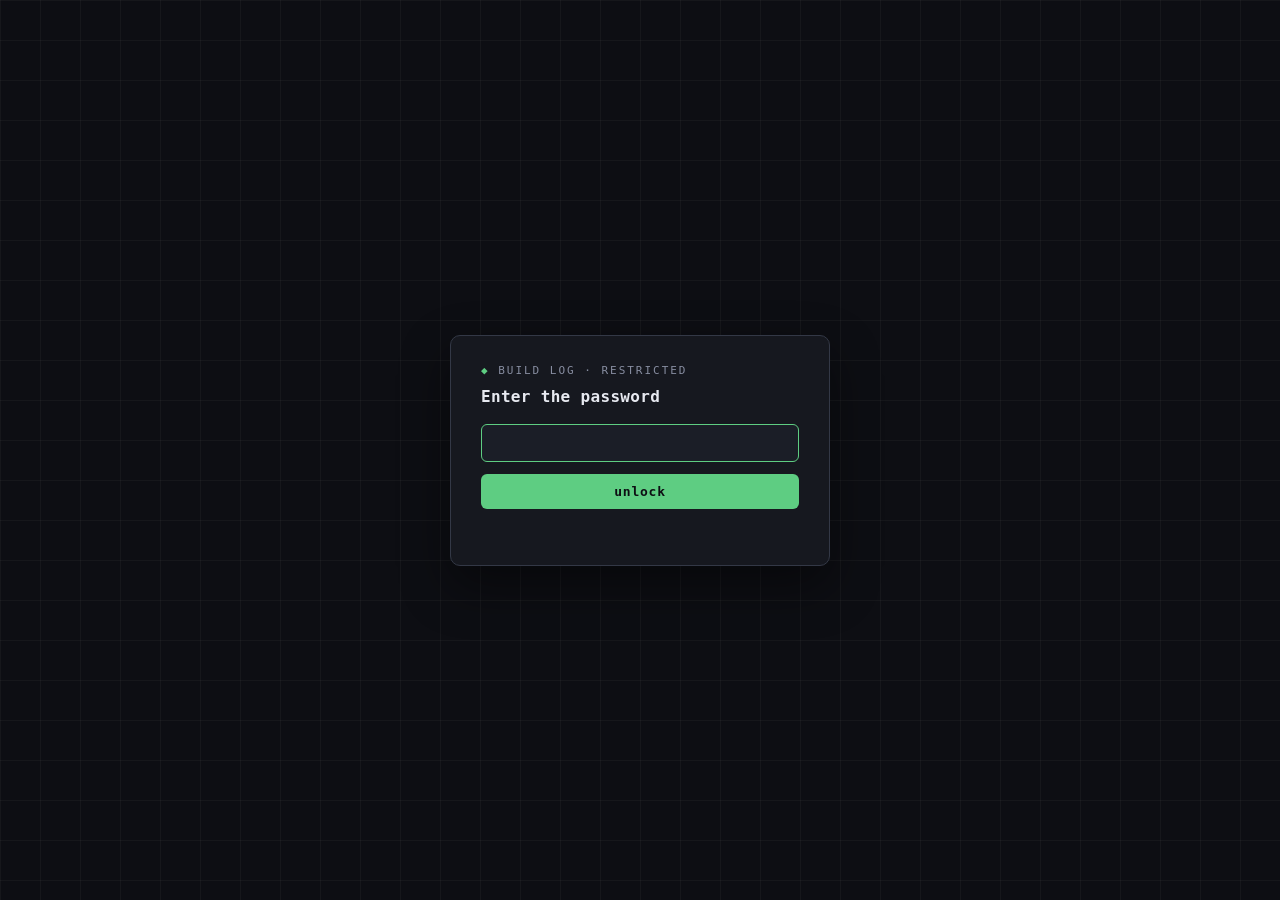
<file: blog/game-harness/build-log/index.html>
<title>Build Log — locked</title>
<meta name="viewport" content="width=device-width, initial-scale=1">
<meta name="robots" content="noindex, nofollow">
<style>
  :root { --bg:#0d0e13; --panel:#16181f; --line:#333846; --ink:#e7e9f0; --mute:#878da0;
          --accent:#5ecd82; --err:#f0be46;
          --mono:ui-monospace,"SF Mono","JetBrains Mono","Cascadia Code","Menlo","Consolas",monospace; }
  * { box-sizing:border-box; }
  body { margin:0; min-height:100vh; display:grid; place-items:center; background:var(--bg);
         background-image:linear-gradient(rgba(255,255,255,.035) 1px,transparent 1px),
                          linear-gradient(90deg,rgba(255,255,255,.035) 1px,transparent 1px);
         background-size:40px 40px; font-family:var(--mono); color:var(--ink); }
  .card { background:var(--panel); border:1px solid var(--line); border-radius:10px;
          padding:28px 30px; width:min(92vw,380px); box-shadow:0 20px 50px rgba(0,0,0,.45); }
  .eyebrow { font-size:11px; letter-spacing:.18em; text-transform:uppercase; color:var(--mute); }
  .eyebrow b { color:var(--accent); font-weight:600; }
  h1 { font-size:16px; margin:10px 0 18px; font-weight:600; letter-spacing:.02em; }
  input { width:100%; background:#1b1e27; border:1px solid var(--line); border-radius:6px;
          color:var(--ink); font:inherit; font-size:14px; padding:10px 12px; outline:none; }
  input:focus { border-color:var(--accent); }
  button { width:100%; margin-top:12px; background:var(--accent); color:#0d0e13; border:0;
           border-radius:6px; font:inherit; font-weight:700; font-size:13px;
           letter-spacing:.06em; padding:10px; cursor:pointer; }
  button:disabled { opacity:.55; cursor:wait; }
  .msg { min-height:18px; margin-top:10px; font-size:12px; color:var(--err); }
</style>
<div class="card">
  <div class="eyebrow"><b>&#9670;</b> build log &middot; restricted</div>
  <h1>Enter the password</h1>
  <input id="pw" type="password" autocomplete="current-password" autofocus>
  <button id="go">unlock</button>
  <div class="msg" id="msg"></div>
</div>
<script>
const BLOB = {"salt": "v2ndBWO9CrY1lCKYCHEYdA==", "iv": "+2LQCKzkoyQOAOrK", "ct": "trCDhzYHEu6AQ/tAhIgyaGsuE9esg7qP4M6jQUsIQC8htYt7sdGWljXgL3soaz8ZlZ6pqbFgwsWg9zJ785ynF6m0zHwrCMRY1p4/2Xo1GVOy3YMNCzX/lUgNZPHPQGjuFBC1H0sFyZ/[base64]/BQAAhyvU67x2o+5IgthIMCv0c483yRRjR2JRervVgwZVvzYtG+06HwHvxM6bwmRmt1QOpPCtCELEU8AqDprGXXyOeWIlPUU4cSQK4RMkOgoJ40SnjenMYBqkO1FhcN1QPqiIaY/GQ+vRYY4ANvdEiTWHVRWMHF/GxfGkN7ZK22IflDW22CwABR+h8h7SrVGzLsB+CBzyXRmmlNPwTY7RMRQp9Bz/VjYKdWyElpyLcMp8/58Im6qDLW31HN4SWixui2IhRDurqblYpKElz+Oy/yIcEfI75lZq28Tn0TfsACRRHd6AembgXVkemhfjmUo1Gu3ZmId5+qZkyy48WUji07c/rmupqXnTXVmHZuwq0HopvZFl0XGVQ0HSoZjkofAvMwUxAlJsIQxBv/ttCxV73tG89E44G3MFVpsNKTJwL6fZo1xsYbDKQmgS2qjA3HOZDmB5IPYMKr6XNe4xwCbKy5noqRJ34+rX/rptGpVKplWn7VkuYRoMIozC11mpU2QVQRJ/huMNEKPp6QhviOtWxxPArKXQHsKka0oF7fVA/06HWm/WYPjcjrAhA+LA6Kk75Ojfwc0i+CAHXHIXm6jbIIVq77xB1IQcKueuOkSm/zr0dxuXIFQEvkEihZSOmcKVBALhqyshCSCy/2c6iPwBp544d6Y7qyhpssUXW01ITQOBOCybG6i0r6cZKowMU/3GAcv15i//8u9tQrKTETVotobvZ3VH/IDxvKe9pszIbPf9K2zsIVCV8/fsBPmOLo0QWhS27qEna5g211e1FPpDl37f4d8FElvbcInzIS09ucljbSD8Gpz9dSlXDJxieraE/Cg2AOFjpcZYtR5TmvoXAM+EOR96uPgHvF6F4Wm5F+EhOYl0vYpKg58tYGMDcDRNWVJfRwaib3ywskWdkwtEmz4/56Z9MNaMEvHJJVOpTAlFmtUdgAFpqMzZB+VgZi6iGga76RC077FbjP7Ae1JM+W8BscB9q7ECoT42zM5rVBDZGRcBr7N2rt/YRDEfxr+gcZg/Er1ECiWKO8hEO5ZpvIeGKV4gWjSzHmv6q56nmoVNcJQhTSv4PBGJBYJ+wBmSuf6oEPXkMcAF8wWxl7TzqqrnmvDeDx3kwsODgK9I4IGdv1OSc+9yZHq+JXVIlXFbRoXCjnovAL5uoxdYBMZgsSjlF5mdU2H+T6kNejYwpwd/[base64]/pVsYubxsIvXvlsUbtvGBlH7fzGN0o8hCPrgLUhQqMjd+L+eX3yf/OKDJ6+UadRPoJFzwaRsQt6QZngaqPZPpj+M/qXTUx+Og9SLSj39ZwwbH+8IcMMZGGN2LDq6WWGBnEYbUANDUNzVPaXZerXnx16/Rqx2gHpEwgclR8tcEBcnw9An2jlbSOzLDakvID27WSKpKpFTgC5lRT4PdJtxiAl+UqNNthJ77uLMI/nNR2eMPq/TWPs8oeumgz+Cm6P7VthBaosKcVGLIO/XuzhxBdldav1WJJ8d+TC4EASl6cLXTKPprunZfSDQs0HTczPCP2/45S997HqTZYNF+OwkArFtnDdjLtyF1UhcfawV+mGGI884zpjSoNZCdesv509wzwDYyZPdx3KSFOqTfe0a8aUSdRmr3iGzmjUDYMwVkrxaI+eRWM/0mGmnmAs7ut6JNHDi+OrJ7rGRRqlLYaRMyEZx5P7Y/NyD7rkMyf9Br5rq94OYh2PzdAv+SEvPBL1W5r+cwtzPJqb/FDO35ZMQCA0R9Oa6GMePb7exoLekxZMY4vuhf8Eyty5Bcr0cMde01PCBEu6aR+sA0EZ4NCgYlScYxfuZJHPYRFZlEcGBTznVRo/5yHvs1ylzuWqirlxywQvWne6SfDirsbRzTdI+sSjgdACQ6LWUACdG5M0FIphn3gLBPZ/UkuYA3ywFH2DiPEi4l5SNErYUyU5POU1Bg9WMXofkWrjKNqCCLtVjy32ymRZj7UGZxO9AyqIKYotmwfnJG8mDrhIa09wGxeKukd/z3KvGSS4vq8Dw5w/H2wjDbitplcEWKvSu8xjeCLA4ud/+3Eu7SBGNuPJMK79odsOzIsrjFYKSlUnGjNkr+PebyTvAVNnXA88M0zZCr8YvlDdpAkvG/qsuheuzetcMSVoB/lUjVCWRNl6YOoPYgwyHsrhAnoCv53EnV2oUH3dCtDSC9wqkAYH+sXVpPpMF1NK44gPG30YThoitgRXAspIrvQbYa6O1eCwKbQcxmh24Jgrrpu4Y/Es4/TriNgTPGLEOUvR9y+BPePdnfG9/Yun8Ze4AWwYrs2zldElNYySmhdkp5EWlqFrs8hfG0BSYRJIvTk/W4Tsczy0WHZjBJK8q2T5ZubeMpipnTPJndRa9fxwKMVkSYjZKU1LKu9HLMtddwGAwWgqlf25NViME2vilzDbobr76PnevaR//I+Km3TV5aLNJR5rB0kCLzGeWS4uO36h4HHx+nhS4tDwIIQ7PyUPZH2oxJa3yLWBpGaR/688whpq6UFA0jjNPtMmKFvFeLhVoDdMD7R3KXqC9TKuWwxkEWVhidGlf5NDEZ2nnNrnFRAnqzRjaBAY8vERfNh/1+z6ZJINe09D2/cDl3lxSEqcxytjPwDG+dg7xzsfHywe6r10ukDstOCq438SrOzCoXZrEByrZXR9Mn5BD5IfxNca5kJxtjxK2uIUjDXROWZhx2UcW1BND+XHxzJYu05JDEzI2MQ362vbj963B0RvEBgr0pTikq6e5bczEvTP1wewm8K5HZrTYpQv/ZcHMUwbfesEoqKsccfnOBjo3dO5Zt9RB/cLpuPhEPo+TwYR2ZOlfP9rYcNOtfT/qSfcDyuj/lMMz/VHO05cwxTU0ljtSi2ewp2ps0VrnqvZr/[base64]/zega98xykVwP9Xj43hQ/w0FCkP6m8Bt9ceZNp864IcRzPa2OnzMoMszAvcPzNv1VzxhdP+dXAqLsQzepLu9wMIQXwnwn/EqyDXJjkgASNRqBr7ZdEZx3nwLpVHV9xuYaPfuHfATX3YbY0UPSCLMRMc2NVEginodFTUAx5B8WM7AcAaRj99slul74Trflt4IajdzSrfprldGJNFOy3QEYtca2nwLxRnJuuPpigxt6WumIQuU/A169CvT66Qi0p4U+G+vIaf6mFUxmQGfVLKajmh10HA33Or9Mv+2D6fUECVWUSbkejwK6lnUTWO7Y8F56HOWdRa/tmTHOKKLN5ElCoZ+nRJnsLIcr/xpDs8rIr0owq8+yxFLfJSrY8SCj/JSrVjsl3PGcQJvC9UndEuPoNSg0nESkFtN0x9rcoi0cyiR1Eaq28G0FQ9moEnu0MS3TkwluwOYHPtkRu+IXegs+hHtIL07uf8wp796fJ5codmyQo9igIilJZfKSLNsEjzHQVHRnSU52upMtLZncVAME1kNljb1r/fgnA26WFbJHiseJBnVSW09SGOOF7pLRutgNmBMEPqhZYJi3E09dw9YHxv1CH6fwCgTHuXiJiZAX2c6zrX5pxEsxPT5RSiAJyupC5SqNod0Dh06yEC7KfgiRhoqUHt0gfbbaQwNN+5i4/60VLwc6eKFImfNzsE5nm0isbrKSaTPt2QhYEesk6pOSAaDOP0TAy9V12FRmBNy5nPN+aK8pZu5+vHKjwvDWzBW2+8fUUwqdD1JzQUBvnn6ceEblwCmcgBCqt8YLMV9Xi0TZ36HXaUiBvAcOf+miRZ/+L//VjTUDyrMIozg1y7HWHxuYZuOn5vJfMuKPRb45471toT+CH5dn+xFJ8Wm4zKHXdhcLYCJ5TxHg+A7U/wHshn47B7kzUJT0pvo+ElnSla1o5GQncz3KCoA3IrNFvgz92fO79rsZrm1kTBMtYmCyTZcL5oYa6+24mXSEN0YfC26DeO8fsIsz5dk112m+tMmN5XO/a/A0oEv4cALrF+Nkm8DIwcbv2LXOLpJlxlGFk3tB/7JbqUQ/[base64]/U6RPzfTlt8VqrW5M4xTlU4BJ6IJHmCQOdbw7fFa9QnR4M+FTiX3iEtE662JGJE1kjf9hv4rdomR9EAlA9f2PKvfC2AjzDQweOyZ5hQ/0dtDsruTzFUMYQC0dNxY/GkhHs+IOC14c1/+JAutd23d+gRjJuGWdb7r/[base64]/iwYmzTS/NznW8WG9d9NJtZU8BH8yc6UCvSbnZ6GTYgYMsRQByqWrN7ahZZCZGBHL8NwdPYgUwEpzhwH1sje7WfVpDMBuZ3XzPpU/685Yp9UAM9S4J1582ZfAnNP5/ctQnGY1BoRIYcIN97Xiw4/lufFkq1Z5HiGZGLhRCQd1aMdDVy0CUUFfuTU+V7419+01qpYaeniAQf5JNjfuke42GZXf9xcDRXkvlToQs8zDERh+F4RWJg3JKgZkg3DnFbCu07Ldb5bUj/KmCAqU5Ofl5F7OsoZNrBi820PAw3Qy4fbOFzWJ7GcuSevHDrGGPN6pOUnxP0U+uY7CwAbYXwPt0KifyEHkuBt1RPXG9Z5uL+qAYdflA9vtSxTrtIklgR6AzJqw5MPdVVABMlJHfrKEkeHtoqfVXcPirg/HurwXrNHsjUtTFIoRFu6ul4YL8padnogBBMxgeAnHOih4l7P3GE/uQ5tzZmXuvxNG/MM9PA5bmuIr1lDpe9Beus53z51i8FbIcE/rhoDOATnirbvrbuFzRilAXfarAG/VlAp2S8ydIpxmLFnv4zImSSyeT486zzLtBxGhxhk+cYgP1n9wggckDjlrlq50i8ZPSmj8vN6JrRcz1zQ1uHfMeCYS9hR6eJE6kJLpHi0IgdPOYlWw3TLfoUqIfD1EktazKFOCsuR2PYNykxFa3zjiD+SQN26PEhcBFY+pB+RIcOyM94xjxIyVuGCrBwK9aAKoD1F/jmVyrs4qEwQ4y9gq+q8ghHUBwDFED6iDOH2/[base64]/Bfe805ZDBAdOiyk96Hz0Ztp/mZeKatxDHSSnvqb6N/00Sr1fnrdJaCsvOg1MqafxrgVqJqTL4RJxLbWx/PCpC8qiDhphsChM6yxOoMQaqVS826l33pOsQsdce8RErCMsqWzUY/8iVT5DBDySPIP1TRbY9ih7cPl5uEFKLs/EaJXtBVGzAZFh/2gwXCFXOcKV9S842Nrc9VNV3xfG0917kS/aIsqQBt9sXb6LVthfQaZtY4XP/mF22DV3coigDuhopY5nuF/15+ne/eOUU7jDtg/U2aNFS35ZRAxQ78PX620WJiFsg6ypfleOvizzWPKY8oiCWv6S/rJqxYkD7/BE/Gqbj+wkUYlmq+jjpcE1mIzYx6lKqbWxDf5gO4JnGh/57Tjwzg4d356lo2feO7YGgzX8Qz5G0C+YyO84yU5fmxkgGEGjE3QiJigsnE6FbalktQbMaPHkWPB7ulOsi93bBMBkSLc6OfUudnDkxLKM8t7nX55VkL2CGpDSr4zIBDL+0vnxW7SYn/dO4uirgnqUmmFT4AhUXasFK73lVDrVPSkCanGnh2L6Zx30LztC3tUOgeskMRKp2wqONfNgQGXfZhHMpRVVpQal4HOGnNDSfSuuNgv8vgNSe9m0/YuV2A8I5OmWdyczQPLAt+HB49tWSu5EQEMgzeANrxKfAjTJ8FV+saTh84CQNxsM1sG6UxYUeWMAG7eG0awtyyiMlvpui3HtWJnwSYkcZmS5at6ioKubEQgm/CiJXOaU9zySXh8sklO3BXYs4u8BbCG0jXgOwmiYb2FnR6173POLPpyF1bgDvocbLiFVsF0Rl6EB6oPtP4B9S7Dtt8cI/NwsQhYtXfpkupnwcoVOLCE0JUOUaAmiuKaO5xh/gVOZxxxHoXY4ORUZMeMbWP4wXP+h/nZft2xoMHstfy/xK7+gB5I98cfqqeKsZe4qncIm4gzTCnXi8TrPOhOxCxiKqL/ooVwQVPJMJkCNjYzZUDpDl31wNRF1UknxxyF2K1np38jLaMP2xSG4sSL2e6OfGESuXIJvPyhFC+5hEyTts5AmcfPDgWdIcLrV1e8KGat/YexIWdTl33KJmObinicZaN46aczxdWy5KS5mSEMegNrdF00U8OFVJfi9q6Yw0EcrKeFGx5NwI0rxxVYzmdxGtNQbY89RRrmrYPfHISs0i0S5AGi62h9WueAeoO6M9/QAiEDis6HEEMAmSS8k0tQOSWQrncdmNxczOIlI7kTteiw68AdM+uRF7R4eyNhzq9Ah5dNcuqa8OKEZvHWV8m0QYZ40Obiu2XtmyrfHEpnbGmDDS5k/OP/0ja3ugCHN9xrNGRt06r1WDus1d/9jjBQGAv5+wEDnTE9kxpDE0rcvKS45RMZV/bSfw4UeWBnTXACukr2MytZ+Fi8eygCDE8iKtePq8/1k4HzQa6M8rHwaKoaLnWKOyhrCWI90ABEZ3/[base64]/U5Mb6q/nM62qD93jz7TgZtfyAnFUXHqbvfipb3PoMIng5I18nk85itcQBjQk1Sw4qGmA6N8mjDb5HmAADy45WxfmeNmalISM0Qt+R7fi9db7wnY5dHRZUIENTcToS4pWpugEmpMx+4qLi3k16RMW4GzAVKd6efckh4/gg2LH3bzhYz5kPxmcjqGgNx+OY/6injcDmb7zoa4NMiiA3VJHQlVSHMWzmMgHb2X3t/5elyFqMfxIyAFIkl9c9x/JwxnJd1HW1Bfkjw+26iBpBfF5stl6B3vLaEEOyClJfhTkdW/yX2Lfi71YGT2S03U7qwbed7VWvbeq0F/[base64]/HuXP+vA4xce12EySCGpUp9JPt45D6ezCXP0LmEMzeLndmkMzpZlv9rJF9TBMJVQGMB7gWIyvOCrkfRqvsfyJfgZ8rGHk4cn6aVXATVeLoB0wy9tT/fHTBGl8EEbQhySjCUayzmpbZcySVTYZCmF07pc+mumoC71pOvSrjpcMYyi8pqCgjZf/H2/5bZ7zZ2+y/Hu8r6OUNX4PBGPdYlqD8HtQRkqoWHq55M1VY/Ij4W+e+trNO4z/X2dZHbLSpCYDd+7j+NuGetVPeXZ5bOvj0G49aub8YOdiU5nH5U/[base64]/[base64]/G1xvdyetTwFOrqLTDyblIjDAOiaiRdHodPHPLelA4blQubkxBzKxELxhuFZBb+oi/JS3XNLGuXMvtD/eQTd6l5hMEjZXeYjC06MWW2g1lCHNMAbCTN/Zvx+w6n7G9/xD7KNbWdy5rjYXkFCN6HDtU0vjq1IB0cqCaCzhF2jbCJJ8P+6fOScr0RZytftcgGkNzoiaZpHIJOlHbwkONnnmPXbucyqeTXNEhc++Moq4aKV2aqoaRaCNuCVBreo/[base64]/9gsu6tJd/21sZAxe++tUHyQMlaB4H+E4yqVofzByFBPpJIr5TxTMlGvIaWvR3FmdxlHLOzfveoT9yPXE6J5PJqOaQnDwsXn3V/hDuJxhSn7jStF4UYNfzftlZ9azYsLIzn7kngFZ8GwcZuDz46yZSdaajfZaRoNNnz8pOeWA2wonpT5oYkizoTOgxosKEkrN40OKEtaHqvx3RExrWZmVdK7f3y/JuK++vRLVJQDaGlXR3hOCXkLo8GHXd2Jir/dqgYmWs43QwNDWx+yNEtXImXPFwGUy+rBCdJZ2aDDJJXwt42f6F42i2NvJtkDr/xLVfZThtYlLpdwahwobDAO4aaT5qDiRE2Iv0g6qp7Kxsj92LkinpcVDpf/l1Ex7RK/6Py5uaJkgXa3RKGymqcG2mr7rQ1QiTNPCWt/MFxylFKlwoDQAk1Cn+hdnBwEI9t98+icmYBsRA9qgirji42dlud0KK4gdbHAAFh+CwbFLVcRtHSslN93ln5XkO8u/Dt6sWyVQTYJeCqBpJvZIcTiv/ZtszIIyyGKEJiSa7pmqsPwwMK5egg8WKrXHKeSsYbwi5f0En3NlTxTTIxyfmdlxGw1MCP5eF5ZZ81A71oUEXgReN6R2mMb9f3mw3b9xq+GpSYUip/oe2r/fN8/jwL5IlaT+HabElpXiVNiJ65t8uXnWZy8JwV/LiZ/0+VHgmVcPyHyj6KeSeY9ik5WA9doGLW8mvQCCY4S3+QLSM5g6ZrIoDgnaKmlH5jgE2ERzmrGViVslhfftuNLAtZNNV9ob5zhOBk/cfBoZsuvDr9xVuq++cE2iYY+fiaGrslunT8l833SfxXba3k55I8N1YroEIaYgocH0Ag7VlH83Hk2EllvihunYi1BaudbVRl4Bz4F07PrvAb/aYzn8TcO4/XEjNifxCnxk9ZeJYvlFtuKUaEiS7YqHGvQqjKtUrS6KzF9eNQKstezKZm1zG+npx5GGEZCmgQZgJu4wsh+SrnnHO26z/[base64]/[base64]/9DCVs1kAiex+VIoKVmf3sXogqHfTRTxzEq4YdF2/F4PQmnAx8Gc/QmB5OU4VED0nkHsr9+tz0POxOEZn81vk5FKooaFaq4evufEBr1dn8XPBUWaQYMDWP6aZfOzdyCNElu6k0tO+YIY4LXtsrc7vDc1jz3Ml7E5Ph2TkHLFodJASb+lDBLjHA73qCvY3Lh2VtqjCfM1UAr5+R8QjhFXfq3qlFOEBvCeFB2pT1Oi+bfSGydU6OZ8r0p/4Dpsgnbj0cr8sIW9SV3XfbBc614UVOL/35Ua/E/e3vmiRTtRN24KneXIoG9MnC2AyU8UxFRfXtwJ69pHZjiDS9r/yp75msAmJ35Xls4hURHqpSXRInXxVWbRTf9U5kzndVOXsp0iLK8UvAkYTtaNA+mm7XpyT4yNrYDxl3tgSzG3y1N+pJTpbBxPXAZsmZhDLIcXk8mKg9vT2W9IQehQV5IkIe+k1GrLdEc/fC09zL8ZvP39cwnCcrrFpr4OdcYa+3xmIfdmlUd6HKqdNPjQHFJz7pbQKfCmIwlfRX5SrGVxrc6U8vyTHGO1z7GT/OH2y+oGtYI9qjOXpQXjapfCowZbbXocSQ0tzacyS8cy+hpHhQDB+x07d+do50irYqAAL45MBrv8dFw6DICe1XdFCc0rMzF+MwK9rGO/luog2uJ7O0FTd3McWjIB1MsfLBHalNhjmOEQVG/i2f5Iec6hIZI/2UlFY4UeYazueyzaHFNus5bdM0drEmROTT2DRlg9f5AKiqu9DYYso2e3bF06ZMsupWM7H8EOvcOO9bbWew/WEvHVIh1Mt03SWavGAnXCe9xi7ZBYwr1VWmvmj3q4pF0Kcus4PZUKMN8IhFCtTc5EjjV2515WpH/ZAwGGVdzrKFsra3ggjo1EoqcUeAtChh6rONlgcsZySc2cdN9cDQ4S5CGZB9lntrJ2tQoJW4dmlnJCm684VTJNETopIGvuWMNnoZuop/lnTOPJot2Q7tJ5b1GSQX535/v3NZWy2AOcTLP4twWzwWIuzdbkmFtxYFVCDK/jhV/L4hTKftbL/TjnVetZ2/u5medyRLufEqjg7YRmQBg3YQ9J8BnW0zktRCGTyXN3Ee9Y0c5D3Lf/y197HfXwT0ef9skK5ODmh4rH8whuU+sgcX5SyIAhuqb8P3EV/0VVT6aewhRGCsV8TowQJ8Y0OOnP8RowbmKJyavLq83oB5E3+EhwwvFrVhhXRbg2yKVkuIPBU0onCULYjHHJzXx5/ivRdjqnTkg+W/dQAm14eB9vg8lpaKRgpjRyzeVHitIQbde8lUD4cmS8TAM9I1QBTLwEZmPPH9ofSGJozvaVEn+QxJSkUBxH2fM2lgZQV+dTZj5W3wf525q+/OTvC0bH7XQZbtSM+0XLjecvtKeVZ5ehiwQFogqNMZvtjICj6cxRtGc4zrA7NoBE0apUEg7KBBKomHYlqzKvcttSYpzZFaJ4FDnRk6GvZgTS+mHDZc4w0aVwnwt7FNOdlkhvOBqyPcjrzB2IuaDn9u6PgdS5zvHN62VRmwjaQvF4mLrTxh7cQbo97lww/Llb6U1zRHiG4Vzt0+NYtVIg/VSrpov8DrTmkYPXZuH+uIO2vgH7lzwRZ2N/xIK5z1uv9zwGgOXIKfNYJnI6hYYpl5da49QLwugyloDXGBgy0GeU92/Ld/UK9QG8+WgLaxa9OwQc3ikDDZ8S7u46Nt1PI0H3A/QFcZF+HrcSkHUc8avIGjD80CJwXUpdes8/dX4HMMd5OoqLgtSDNBpBUWZ9XX44SnsvV/Wb46JnB9wlu57ZZKh9r8G9+4aSTMI5s0O2kPE7VXtIaltqNH/k7JKiPDczx3La/hvWDNK6JrCUUOdoTtPACxPjfoZKlP62uw+E/aywLtRTYqLN/KpyfXbsRCeOJIhPSdVg8RCm4kPZtWLWIdsTLjhEO7RivE8URI2Mp9CXOZlLaPC1nQIOuG+8u7G84UwwEgTmTMi83WUC2liNl+/zk4M/+Z+TtzzmUYdKUxAtQT1wv9cZta2ErpknNdjjLRkt+4Rl5H40Z22UhkFhJTVGmuuSkOH1uf0+Y5V1khZFXmP/Kyv0fzOzSztjT+Euy7GUbIi28p3snr6YUVS9DkyHAlsCbEncgUALi6dYZSp9SDV92LS6ejoLxqa/N2BR9nAGqe5ntx2JNOp4kaKUwh0b2miUqLIBLMBSBaEJbPpv/nVk6Htbj6wkQUwU5FFHUHXa9LdG4sn0DeVELSS8CfnUxwtlatG6DnUqJJcRa6jYLDzFuZ6IQwHXsPl5lhL9ys/eekeYFMYiQTAlDqE1eBQmWNyXc66hs5+fIq6JFaW5lHWjZ0yZOLuhEFaUmJhwXB3xms/+GbuLdpsmIN69UxIhkfE0UPsIuMMANJpAPrxZY8BChahjKHXSoGgXc//fUzMvYY4TX0yCOdXpDiSPJKdWTzTrcu0Mo8/1V/2JfQU1/XK0/nqb2I5iOvs9Mkm9XfClRky4l8vho8H112EcxxW6K6QWGSb905ztcUuPsRgumv7qgXfIAsf2JeCSMKMTdYZZ71TyM35W9TUhO4kPYuG0rnopEVJhkT16Vw+5mExpheM7RoAO/VuYo3yTOBmeBf2HRCu6hGj5F/mGglL6NQT1sU9tPRWTk0qW3NMC5W+enQXBQLdOSTqNw8/5wkbnyzPSYwYNBjLWTVFKOK+SwRygPg/sw+RDykIeqPGday4SEOZ18/6iLnXqvh1Psi5xy5MNHYQNml41n+rdacT2BwGhm0Ok2PKsEcI6b2uQ9fyA8HOFHJY9SBNs23OC1iELgsTbfCah2Bkr0umrFTyO2IJWCGNvoiNwE45PYo4gSpXs+rur3PW9WPxxMn5cQSgd/dlDj3jwglFe575K+97uRYqjiJObDWPW6sYTWaVzirhUTwmKfD8YaGi0zzriiiykS+8ijfUG9eN9x1u5r0NmDer8Zdefxi187GqDrfV9ytACSuO3FjuNp39kqOjuxwtjmcNZQffcPXD4xWphbmbk/785v0ZeckVHacT9ispGqP0BzrdH3wsov1c2emuxGqo4+bhIXIdjkLH4acvo2k5WQX57/[base64]/jNi5rKA6gXyhrcQLi3vOczRWuuuqigAsN8g0WmFPa57nz+UPMk9HL0J134+AJAlWVlp7hqpQuu36rIGhB+My/zcDrN41FZQjd8HygLetftB+HxbO3pgu63pOWu7JB5S6Fva576Ag4sIlgkFPeTzB6coOYSXgcNKL5qRbZ04mpQx0FcMJarn6KMdp/228ycjnfKIXu0w31lll4/BnVvpi+U2iS/c8vzYIWYeKYT+G7z56ZhwmkAErYrv3rK0HX5xvI3kdG2KhsBhaS8GgRecjHQERF3vgNjdCYFVj2KEzvdUdWvtHbDm29G7+vGZMAb06vEC87sVm2qBbhn2XduxvdDz8gV2LN+88ukIHuoaWe2cBQvQ9MCTmKPtnfvtLGdvNYD7Orly9pRLSRCadWUZwThjuU0A/6syDtq0S2sSE+H0XltB/NrjaJOe0N7S9UOTfbvzySkyUVoDKPerSKNiltJjFoRznGTs7kabE8Atzv8ioXNW6KIm6RetNfI/Kja72Xkl51nOF6xIrS/eUOj2DEFpgDDsrgcXdjgVOdKtGxt4cyN114XqNBXeFzunkE+YhTZvQOpw6fvIPk/huIC42PnNC79rC01gYSG52Yywlp3+Ixy0nI/4SKGZCLiH9PIvIean/8jyp27V4NmOqUMuqkvpTFCw60rtv5p5NooIvo0aFuiaYAkZmxsd81vwwer3iNtH5iq6/FkxDyBIe9Fz9r8SuYG6I3LikSzZ56hshdJaZOcCuhtZAfs+vlUCSfd23Eml6sWCEvxDgPs0p7SkDQ64OlZRfVnjk3emdRNfc6ahHzrnoWO52jAdv1QZSCCyInz/woa2w8t7R8pe8rFsDbE1X33CQrOXvkMFaZaWeEGrqfg4/GXWZN3GqjZbvT8TZSi+eg9d6EbjN6CEkwowYqF9UAgNIuTvLekSX8YkZVq/x35YgVbzElp/iurUJwkqp4RA7cM/P+R+Gy/BTbbq685unv1ShkJy5337/DFFl64TX5b4bzuSF4Svrcd8oeD0eBni3SdfTcNawvW/SMKsurtxXo8yktpQNGJcSIOgRqLj1sQI0cQ6NbqSfH00DNRe4RAvzrWSIrPLAWkM8Vssnczyymtwaw6FMjc9sDZ4ZkrajZBYeTvJrcF9BlUy5mfAayuz2UrpbnU2L8yKU6m5wtUmuUcMM3zOJstiWwmeDUt+8z6FZz85PyqR7oBIdr/[base64]/fnYiNzNidRxks7kaoJ4eEjuQtGkaiza44gdTtBoFcSCGbAj0Ha2qJp67LudDIshqMm+CaC85z3W7onWzephr1hp76asyAcHXpoWocQZF/xGGbyAmfg7GCcvkmWSTfZ8pbe3ROnPfdhKVuOp3gvobG3ON+JfWYAMiP2knddE1N/FuR8N8Q5PebADvfw/Xvpx3z1PMEk+gH5hMRsS9q66CrOT8MepYgjC+IWeW+HUvBB2LkeVwbZGw1Tj9Y1v35CvlSJkAG2+faXlcd7lCbQocNDDX/dDQG2lJd+2Veq2hCc0NBQj5/YChu+TTqw0lowKjgwDcCMW/[base64]/ftMUNHW0DIIpPDp6ZD2GTCu5JEaa5+JfUgkjyhYATFrSahgJPK43NZ5dyBRlAYPAXfPIrzyRe0SFptpX3t4i4mC/Xkv2N1e3UZPW6tIbryJgOd2dhA1JSi65+3QUfw9RwHu18iK5pNYlhzthS2FzRoQkwq/LBI68iT+d8Fo5sZcnL3jXALkAFa9V2zVoZSNUGweELbQXBZqtP62FbI+6MGrPC6POZ6S+LdvnWv/eikHgsQkgVvZ/kYevkD1ZxhEgAcN0h1sM/83DdJrKcVd0UbYn6oxlsKqlAcRugP2RSqZQA/yfWKX8bAOJK4BUZs0rAc+iUTk+3IzKs1mq+nOMwAtcPBpPDXNRshafcDa7SIVCe/1wap8b5E9CmNe1WiuRvF7uvN77TOuxIo1JCwB87+jjg2V9+D1QV4eoUQ/K+2DvRsMk8tR00vT5nZ1bvUUml+7juM/Bc4BCeb+TFHLyQ2mMElapvVOjKuI0PFFAG8DJMozqQVj9qim/nZ8gKadxMttG2+RG4QI4ZmeXkegFWUMgt2uHYf0qDYH4mIVdhm+pXxMqmdhumzk8uRTL9p1pPehcczTura6I6/Rcl9lojkkC91e2zBHsxr4WYienOO0RXJNlIKDn6/ta5/zTc6xpe8Uz+/yZE0F/l36BjZEJaCd3PnbaQlUIAKIvUtBlNGwai0Mgurx5B/ns4nYu4oYXvfT4Vab0BoVh21r5NbFI8wMgd602FcRjdSv2Lc/c0z6NTr5H0/c4MmmGZD9TqDboHw1XQLt1+IiHVkA5qykoNdg2zA34CKdkmIcrwgKoAHSvP05blfm947qQq+dzav6D4SD/Ni2kO6NF0sH+LFNkePzWsjmcS9WRjakPQx7eCrtGMUCoZcDn+kpU2GGrLY2pwamkUyox2vEIS4tqQbrJAPknm8XhILMyY62b2sVPQX+VCQjTdXgAXwmU/OVWI40l8rkkR+7WZQ2e9fsa/xSdK9haMnG76yaxinXJ409hR5lqVpAJRlB82t2O9wZvnrUPe+cY14WfN0gGs0iMmUYvjqwZ6gev3XwEXuNUCiJ/v7dIbvjJrtAxBULEHmnm91yRbyLXDnoQMNFXB3GyGhiYRVAIcfWnEy0gGWvklchqAS6Ll8XPfbY9r5jH8FRTTmUC0amoowmC2t704AWdjEAUNqocFktBgB5d/c7L+DrkM0acyPnDs/0yGNMSLmUiJKCYZ/+arYaNxEHOs4OOW5r+Lf1gAEExrR7HAmkviqLB0z2vC8nXSWqcGj5xZvbBCX9e4Vl4uOF1RFJJDMU7ANd7XiYkth0ymcvKDQAk6HfsM2OWKr+qIkTUdYpbyBlXnz6KI41T38Q3FmSPWtZ1MCcJLXhmiPKToIspsJ8CVt/s7oTZg3KLZZE6AhAw4d9NQfFpp37q6lOoAfO09RNrCpH/YPNx0lHlvin7+ckMvlUMO1E8JRCOPKT9tWpF8lIFpb8a06hyrYD4qwUbOu1wkSX7ihvP3MxkS0YHdmsPtDQIEgCjyhr22rf3TDaPzO/XB8WQZ1X5q4xrzlTSmCT4/RYecbLv/ZmDMltQQfkcDWOwNkeySHPsZFKbQZQ2lKHvMUI//Js9937cw41FDSdYVF4ek3M13lxtSrG2t5giVh0ijsvuf/[base64]/qmTNcfLrclwRbfVl/vCWdL+FpH36acnsHtcSGDrpuB2y50T02qa9x7wJLW5aYl/m4PLmXfnWDb4T1sWWsPuhZ8kky4mbrAFt80ooLsApeKo7mgEUDxMNV0WU/y/oEil8IVjjrRjDGmk372YypTIR6JzDjDsRIzN/RsAL2oIJSqj3YAbCi30XDio9wRAT0gVfh+M8OCRWshZs8YOCdig3EdW+sMD0xs8im2st8Kttpdq/vMfpeOUZ99uhWTHkoBk3ke4tuebwjnmKJpq5wjcOe0V5wEragcF5oLGK3LzR/rdGpPjL3vC9mhEMwV6eI0Wb9CLhDWYjJUzls/63QIUSo74b9rOh4JEc9EGEdrtTfPOqOajv8fPjXsqtPe+0AHSp5d++jsgOm8Pp2SGZJrMaZeIfqtLIuLUufsXh49+qsn/u+BSQG3IDp/[base64]/r8jJ63jTMruwLyB/FO7nUcmhHUA1iX69mSOPuHQ9e7WQBZ576p/f9pzVbk3UormrvPUFaxErRieotwRmfks35gJKW79b5ZeS6YllPIkO2tIJE72m9fLxcblLhzlY+QPqVD+G+/caG9NWTATvRNgs4Rjc1j/9Bj9/4PnIEbyUMG9siABBDfulfy9mICUnTNXv8hQutSgy1WU7qMGo86WuhcO69We96kLmRpKa9HmG93zkgR4Z/vAKAHtIJphuKZUVd8nG6F75oyH5A5MJrUrPQIy7fFHEwvtMmmiilsfmmuCqBzvYTBHX1m8+n+AI4m5wBSy9g2KPD4mJPXb4I5Iwd18MS7w8befBjX3rClJTbkGeHjZqzKsl2uRGSn7oaGq3lebFxsu/vpwQg25JggSj9Rso5b+tflIqttGyzS+9kNK4knqFQm6PjzsnByu0zmStFo/xnmy4jQrqnt8FE+wq14HrA7ueNwDk5xYyNI5fY7a6s1b0eDkKCWyY4j3bMIsvQqyTGDk3Hn0EG1cHOGdu6YMyeX6HRjIGB1Dk7n7LnGrqctZYl/BXQW/XqUy21YlM5lact3zkHxoNh0qDvt3BCbV31ERlNnro3I9RqwrAEFextn3wdBhHICiq1HGg06O11pDxp+AVAwjMOGBpjEL8g5i1YT9f+rHnufwY33N9qR5n+T3/QxZjSyY5NgQV59nuvIFVg+zHao4scVReebSnN+mz1ZLc+694o4QEWkKfdmrMPjOYAc71k6gf3gNr7n6hlzVOYVEARbRcRbQcfirb1APcccv2K+kutqlhwnhkkwlw1J2QWIw93GeannCVdxsOz0AJkfa4eZ0wtREwGri3C6/qS4+BFbjfd4Xn/j3BgoNG0jveh1JC2Rty9qOk89G+SiGeVq4asK7BAiR2tgkKWuw0rPuZdpSsCCtCu9Udths6cTAQqXoU5vB5DL+xsZx3g0tHY5Z1aJxeGQM2DuNWWcefahKOb/nwAsvWgg+p31aRqVj6N00/hIxTv8/UiW5Xf4EOQ/+dTHMFqwMen1ZZrwFb54Cn+oLKnS8qRd7zySr3+CqC0MGUhC8FJt4HBPNGicuQIcpBgEwDFvrcR4uMe4tp2KvUw2/JcIM8hzuFFD2wJr1qbmVN5GGNmJAOYnF7ydHNUIibiFgznlsHWLzhag1Q1ACzgmyR424zhDofwIx/DPKxFdrJak41L9q6mlax58HLY6Rb1ZHO/E7lEMJ/7lYmRxc/o/nMGPhAqlqVGBodSzkmVvGmmK35tDsbwDomVfxWBKPS/wb5gQD+XeImprQUWHsntFP/7exrdUwYPz7oyDgB+j1O81wye67AQYJLnWKEBuFD0T05Kr8OQAkdFWKmDTBwxvx0TruDiKWFUOr20zh1AlGGGYYyCpYtMJ1UBSMNPn1XQcj+t6XldVjn4U703c1kEvc7nqmPA0cYDDJjmBAXO3aI8a1rLoijmgmskyPfCvZlqXEIlr6Srr7NCNvXunuYS9s/aWhwocrCCgG51K+XhV9Us9UcDNxaU9yUl1FIjVXky1k5BhQN5G9/u4TxQ5+mtBnC1GN94jg9QkCz0A2DGd7dU5cNIeY4A0qzALM6Xfq5CVmY1CWSAQfGoXZE9b4wmcguYayFXlRnj/meutGJv2T/qF5OimQ73v6skqWVhWwHXn/OXR8gzpjwmBwrl8KdQC3Rv95iRajM1zTRCnCXQYzo+SzplV47VTocu7cvWb7LxeYi2CpMgBOvYpCYCrVpdhVcrayN9O/VfNUKcXtwd7sCYlQlWqiQ4MDF7HSSX9kgJCNInzeyzauGpTAlbgpmpNYvaFU6vr5sEs7EM0EheNSedoevjJwBS/o17HRbvc+FAwa6lf/VdxXsiov7q4eJwfC85aNrWdmDgunaK9pJJGe2kRjjWc6rJAQ972ol8W7NBlUO91pAcr8DVbSnXjqL4nvFRYNwvZTs1dJqvZ07781cy4hXqYrwaDWe/WRyOHHK7ADLlViOOnah5eLke4Y8laMP0Qa5NXht6+KidBSzGL3xGmcs/Om9NaiNIdXH+RTqg/xLG78svCdT4EM/4FWjQd85u8iJhoRfWgQHIhBEgI1YkeDoOJBxgVLLZjLrnYSph1PCkPAzh3XwPRccA/J0qUBhZ+kYux2C/OgKVKprbG7Z8fyo+MaAVDiNH6VP4KYuBHaLa0Tfw3Mn1DSJkGUGGBKd1wp/qDiSLAG1KFKBC3iUse1FnyDKPrJLMtTYCtqg3veVwMi/n7rK1GxNWlig3B0PRX5txZjfpJA9518g7mJKcnN6eGgdSsfJOULV7bE+4hYjsr2MIgnzcfR4gKYBzGyOSyYOi0rA6u/jjtRdPDti7hZL3bOiJ9RG/7WGS+xDHVtJSMpttdlpnaJvREQ51Nd4uX2KkyNp4sCbIQf6UWcAG3RzxX8e01Y7ldtnj25V9AaC89DKU5YHlAZwdmC33YbeL3oMKpXX6UtETDkBOaneZKxPAn4Vni+Qye2apCly4l8ciswtd/tUN18zgwhutWPcUu8uTZ2x7g+L8fP9FCVdCAZDnKwtwM6zOALax/aBUSq7CqxNmSaULt5DEC+RK+yeiWzyaaPQe461Y/e0M7kGqDy4Av0KcS+FL45u0dGDYhZjhnnZe466P5UdjVpzkYn1I6IWA910jguiDm+aATyWzux1uuZvEuk0bxvUB29nJaerZ4X2nxtwaxskj2xDlgpjm5FDpgLtaVXxliQHrqO8ULbTWXUMuE3gxAt/wI8TInZ1hFno3K9vKeYtgAj4JGVn0BoZKN3byAlkRjnzZ94LWFgkRhOVW9Jn45qyffw19Am0ZholOf+Ds4HEUOYJR1OfsWf4Wd9GNe3ptkoV/1KG1fpybmaRcZTWc/d4fD9if6AJCgcpq8/x2d3DJX2lBLh+neGF8P3SkujrLci2NQCLB5fHQ3CD9/CyQrhRAa7UBCUPfGPE0PCn+ii/eRfnsTD+U4oaPt866WXFPkJeJnBxu/G6vxHhVjsyyJz1yFTuDQSWdyygfrBpTMkXThBhBuzF+uv0Py7tRrLDUtJ++2fnVSOoUgdlOVdFZ6+R8F6sKHCUYtVHbNnMc+zGTuzIQskrJhX474OKWwSfRXQomVcm/6bn1f6zGT1RTTNFeBavUQrTwv9dVvH6/N+KPs/3McH5o57gvgzd83iQYoBlXzGEB6SpMaz4vZVGT4WzBVio8ZxP4FaP7ICjeDvO5V+//VV0oI/rQVOji40KTKpSCGBkbB/5i9WS2i3bUB150tf0SnsjfGR1l8BdwUfYSjJFXXsMgyQqansaEqmtmARFcf/ucFjMPviHjNErZt8ntx/zGeYM870GbgUpnWvfWaQFVCf5XttnrsB+5eS8NBciE69glLal/2P8OqvWt9Wm6ud7MiC0JrN3CU0KO5/SkKBVCl8/0DPxRFHTDsS0EFIz5fFz/dXskRSynZ2tc6U3QLF76OzIRJr/Uv4gTyhqnkWmy/qVigjBZGX7MlG9bUzT3o3ZoRehclbUfv6H78WduksUiz7MEWr+FX7aJp5PaHVeP3nYyPj0Ix68qjNNSgs1OlVGoxT369BlZOIZAVBHll7VtXPtctYO6hpIWmZYVpBR4wh+lm1T0rNmSHwulHTBUF2xtUMbG6j2gw12dIOzxi1i449Z+ek6F/JxYmTe5XBYEyQXNd7Wvds4YOKxtT5qPMzyLfXIUgABpDCmVajjD2z1U+Wn+sGz12IG/4ZpBaLI0+ZlwhrI/u80cw/cah37nN7Eog2DTQ4yxdvAXwa99gy8Xlcqyljx2Gs5QgikEL5nDnDadqN1yh+ZfjyDz4S5Hwp2MZW7+vHX2xsftERGuyfUNycOxn1DTLZTKH5bOnomPQr3O8fDq+duF18Rki76HHBo12BVTEY0NVrNuUp/uBE6thu0X81Us2ME1g8vKr2qF9+P2KCQs6gs7WQqUuuC8cUojZZOhwcLwL7mz1rCKCpxaiOd6LxHgr4uqQuQP3YFik+7TVJE0CJxqO4qtQ+gu20p0g3/kvBuZZ4UnVuPgLCl4CrWq/0MJaBF3IjqzHRi1Tp0u7V3of/8zWHsQfCjtvWNKeg/4K1an9cqaZbW7Ksp/rUhlOr5G6CFO9JVMSTNxsWu8IssrMEBqWNEW2CnH914Sl6xkXZ26hcmAy7cWggYjHlbMGcLFhsTr7zXwwdatUvwnKacIzoPcXi/tAWJMw0W4x3UTvU1/2SlSAOQipWejjt9Nf0ZgNMCU8b4Wj0TaAmdtVUsstIEgIS6fXJOkL44e+2hkzhxoHQSSD77e7DE3CdDhuYeDHVPWUAMtju1HviUrE3t96sq4MW2cgCjl/2UNOPMoo9w3Kx5BMT4Rv6lnY3fKz05j5bcmWHqqBUc9eDzV3dAmzy/btmDrNxsiy6Wna2ymrLvH3TJvY4jwV2k6/s/Tq2GGklPFtD7/3ADhCT0Bv8EoyVLE7bThXv9nhlYfTHYk6+8ntqgfEQps1FWB+NR883YxmekDpFwpWakvh7V"};
const COOKIE = "gi_gate";                 // convenience cache of the typed secret
const COOKIE_AGE = 60 * 60 * 24 * 30;     // ~30 days, refreshed on every unlock
const b64 = s => Uint8Array.from(atob(s), c => c.charCodeAt(0));
function rememberPw(pw) {
  const secure = location.protocol === "https:" ? ";Secure" : "";
  document.cookie = COOKIE + "=" + encodeURIComponent(pw) +
    ";path=/;max-age=" + COOKIE_AGE + ";SameSite=Strict" + secure;
}
function rememberedPw() {
  const parts = document.cookie ? document.cookie.split("; ") : [];
  for (const p of parts) {
    if (p.indexOf(COOKIE + "=") === 0)
      return decodeURIComponent(p.slice(COOKIE.length + 1));
  }
  return null;
}
function forgetPw() {
  document.cookie = COOKIE + "=;path=/;max-age=0;SameSite=Strict";
}
async function keyFromPassword(pw) {
  const raw = await crypto.subtle.importKey("raw", new TextEncoder().encode(pw),
    "PBKDF2", false, ["deriveKey"]);
  return crypto.subtle.deriveKey(
    { name:"PBKDF2", salt:b64(BLOB.salt), iterations:600000, hash:"SHA-256" },
    raw, { name:"AES-GCM", length:256 }, true, ["decrypt"]);
}
async function tryKey(key) {
  const pt = await crypto.subtle.decrypt({ name:"AES-GCM", iv:b64(BLOB.iv) }, key, b64(BLOB.ct));
  return new TextDecoder().decode(pt);
}
function show(html) {
  // document.write during parsing INSERTS instead of replacing (the "gate stuck
  // above the page" bug on refresh) — always wait until the document is fully
  // loaded, then rewrite it in standards mode.
  const write = () => {
    document.open();
    document.write("<!DOCTYPE html>\n" + html);
    document.close();
  };
  if (document.readyState === "complete") write();
  else window.addEventListener("load", write, { once: true });
}
async function unlock() {
  const btn = document.getElementById("go"), msg = document.getElementById("msg");
  btn.disabled = true; msg.textContent = "deriving key…";
  const pw = document.getElementById("pw").value;
  try {
    const key = await keyFromPassword(pw);
    const html = await tryKey(key);
    rememberPw(pw);                                 // carry across pages ~30d
    const jwk = await crypto.subtle.exportKey("jwk", key);
    sessionStorage.setItem("gi_gate_k", jwk.k);     // fast same-tab reload
    show(html);
  } catch (e) {
    btn.disabled = false; msg.textContent = "wrong password";
  }
}
document.getElementById("go").addEventListener("click", unlock);
document.getElementById("pw").addEventListener("keydown", e => { if (e.key === "Enter") unlock(); });
(async () => {   // silent unlock — never re-prompt while we still hold the secret
  // 1) fast path: this exact page's derived key, cached for this browser tab.
  const k = sessionStorage.getItem("gi_gate_k");
  if (k) {
    try {
      const key = await crypto.subtle.importKey("jwk",
        { kty:"oct", k, alg:"A256GCM", ext:true }, { name:"AES-GCM" }, true, ["decrypt"]);
      return show(await tryKey(key));
    } catch (e) { /* key belongs to another page or is stale — fall through */ }
  }
  // 2) cross-page path: re-derive THIS page's key from the remembered password.
  //    Each page has its own PBKDF2 salt, so the password — not the derived key —
  //    is what carries across pages. The encryption itself is unchanged.
  const pw = rememberedPw();
  if (pw == null) return;                           // nothing cached → show prompt
  try {
    const key = await keyFromPassword(pw);
    const html = await tryKey(key);
    const jwk = await crypto.subtle.exportKey("jwk", key);
    sessionStorage.setItem("gi_gate_k", jwk.k);
    rememberPw(pw);                                 // sliding 30-day refresh
    show(html);
  } catch (e) {
    forgetPw();                                     // rotated password → drop it, prompt
  }
})();
</script>
</file>
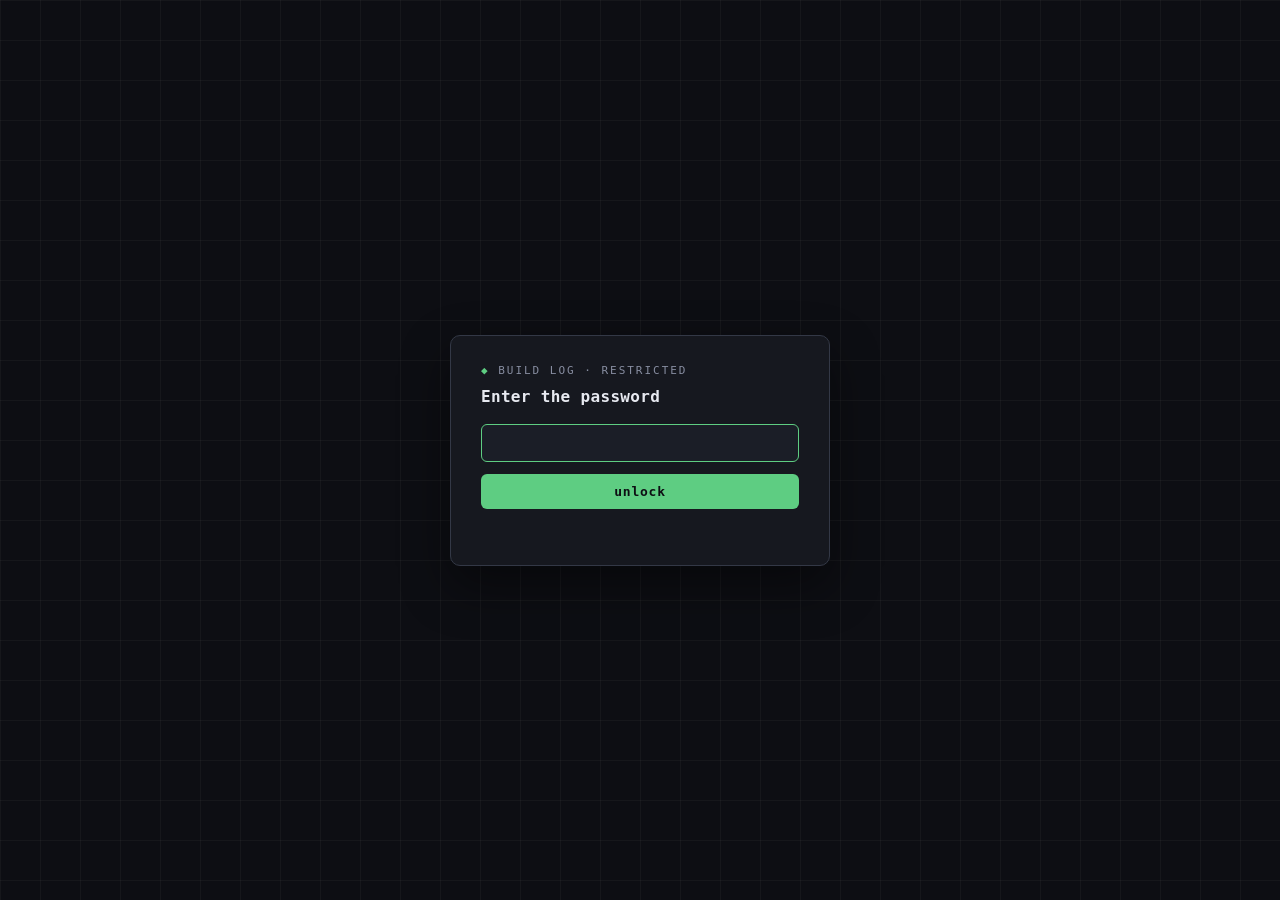
<file: blog/game-harness/build-log/day4/index.html>
<title>Build Log — locked</title>
<meta name="viewport" content="width=device-width, initial-scale=1">
<meta name="robots" content="noindex, nofollow">
<style>
  :root { --bg:#0d0e13; --panel:#16181f; --line:#333846; --ink:#e7e9f0; --mute:#878da0;
          --accent:#5ecd82; --err:#f0be46;
          --mono:ui-monospace,"SF Mono","JetBrains Mono","Cascadia Code","Menlo","Consolas",monospace; }
  * { box-sizing:border-box; }
  body { margin:0; min-height:100vh; display:grid; place-items:center; background:var(--bg);
         background-image:linear-gradient(rgba(255,255,255,.035) 1px,transparent 1px),
                          linear-gradient(90deg,rgba(255,255,255,.035) 1px,transparent 1px);
         background-size:40px 40px; font-family:var(--mono); color:var(--ink); }
  .card { background:var(--panel); border:1px solid var(--line); border-radius:10px;
          padding:28px 30px; width:min(92vw,380px); box-shadow:0 20px 50px rgba(0,0,0,.45); }
  .eyebrow { font-size:11px; letter-spacing:.18em; text-transform:uppercase; color:var(--mute); }
  .eyebrow b { color:var(--accent); font-weight:600; }
  h1 { font-size:16px; margin:10px 0 18px; font-weight:600; letter-spacing:.02em; }
  input { width:100%; background:#1b1e27; border:1px solid var(--line); border-radius:6px;
          color:var(--ink); font:inherit; font-size:14px; padding:10px 12px; outline:none; }
  input:focus { border-color:var(--accent); }
  button { width:100%; margin-top:12px; background:var(--accent); color:#0d0e13; border:0;
           border-radius:6px; font:inherit; font-weight:700; font-size:13px;
           letter-spacing:.06em; padding:10px; cursor:pointer; }
  button:disabled { opacity:.55; cursor:wait; }
  .msg { min-height:18px; margin-top:10px; font-size:12px; color:var(--err); }
</style>
<div class="card">
  <div class="eyebrow"><b>&#9670;</b> build log &middot; restricted</div>
  <h1>Enter the password</h1>
  <input id="pw" type="password" autocomplete="current-password" autofocus>
  <button id="go">unlock</button>
  <div class="msg" id="msg"></div>
</div>
<script>
const BLOB = {"salt": "A/8L2/0ZTGwRM6kvUukn1Q==", "iv": "/PZM0MX3u3M6U61d", "ct": "ebFTCgiZh2NFQ5u5j4LdivCTAIjINR0vnWiLI74YjYJYpQSSZstz5qAQ5UvsKXXDTui7NCKkICNgBF7/wPVmXuaVDg9LW2gYRKiC5uMEAsJH/WQrI8verhoxp6DXa8pGSohGwcU8okYV2cfdpvaP8EfdNCVpSWAKPTjyKj4yQF+3wHFtX6zdGzUODNQVEDUIKfFNndGgvUS4klAy9xewVadazlK5SH7Hmo+/vZqVrfFktjC4aIKzBRkijKPas/0MIF2Zb5QtlyjZClbHo8ECgTQzwlnNKcDhKmPhYDgLDAjUylYb3kq5WU2nmFWpOqXesRxtABKexc8Uoh4D+8clXKIazvG5rzy+zbwNiNk5GzdcpNhLMst3td0IaUPCYJ1W+MqLmCr21PjEeTZq1e+XWFztZtz3hsyM/AGlY25NniOD7jwZ5DNw3ujhho612oPkoTs3+8U5HWyKbxZMlNRt2+NXgtFEDZC5UK/pHmb1WUhEBPSKeZevfvJFB/tUnsKL36e2NKZKkHRifhkwAzP4TEgzpYyCLPnel8sXPQs1EvzgUrKXwn00EBvw6w8ya0mHz3kIREYjIJuEUhufk8U6IRRxmwE2Nk68cQ6GSdVr7BZBd+IpaaFppTYLrUwY+D6rgAUQUu7c84XuZY5GuCYxthrokoU44ZlNo8q2dkikbJOfD5enye8rGnPFZ12lTY9yM/mV+1vLpZWyqBiW9k2DdZO2n7AoSz/yz56covHE/yPukNZtQP84S7q1TrPVs5WJa79TZP9ERrsio5gsEQFlJFGUvQMxKstHaq6r6nzocm3GfZXJJfbGKKQmK5Qn47GUSBK5UbJ6q4eH/UP7MXkENtN6IhzQkRewltXEovlKa/jjjUSZn1gJa4kQodTE3qMQoutcui64LsOfT9pKOmSPoSD+TzKMsTKubWdDqtnDN91rNDhJC//QOdy6o8O1Ou1E7nqJYlbWSuAj3Yo9DZqEBARLk6nQYr156ppToLoVlj/yYtUecVqtGNLa8nQ9UzmMviF2ry4l1F9qf5BpIOJ3TEHiTli7Ro+mh16m8I2PmUoOZg64QzstS8Ndsxx0b7cFCxAx/6G9pMIVg1XZF8aOCdsINPIwabTVzR41dh0g9mTWcoGFy+YL3DNavSO99bwztlKXD+SOied+GG2Mwfx9U1xtw4tg8c/dg1tffxIOkEfi2Ngck80SK+le7ACjh44vcSRiTlYuZPybDYtLf+dFsrFPAvYmMH6yRZuLXgekc6TZjgwAdB/iD8QWp5TeBKGybAaRGCB4CCiB/dNE8ylwutZQuDiSMVL5SAcXf0m47dtRrXu2gllw99rfYqmaPMBGz1zb9fGmuO7K5uwhAWbnRuHwLicv50wTeHVjCxdhcYZ29W64pXcLpN55tjDNuGnIASk2M3p8qBiG7QYq1KOGG8vo29pezynEVyepFWSU5NBuYmAX9FviEU4F7bqUek7sk4Z8nsUK80bZ3AD5gM5I/IcDXTlCU+p+l9TRFKkADhX8IqzIT2zGX299p9afFwAiZB/LdjjAWYycfLTVNmIVFUsD68dltFD7n91wBHTi4WMS2J7uGelQKYqUOU3pYxGjbnnibu4WeWv1D+XZp/iqmO8c+LkZeoNz+4VTrpC2T2J1Ql50pmvba0O5QRwur21dTuGfAwtcBcTWUiKL0bMPp9fPZE5kkrwM4A5irQTnJjnzux3btWUd6cCd5O35mSwnR+RfoRxK61Lov1G9fyy6Mk7YalaCrMK+pNX38zbHpYKjBo0gO/QYubzP9i8zzRcQZ/sMK1eQXxVY1Nzgxb2p3s6dMu6H6XCo/8MpgEEbBnZgvCVpD+vIaiE30UybDduz3am0J7OdoeTnMZ7C+MdScrgvpuVrvGn6PVY5NH1MIf8KDYQgTD6cZN54UiMquFlUMbyf2mCIc0MvdVLZH84pRfVr7223LQ2ZuJbHARn3mu/MWNTqdJvHtBfTOWrmburuSkPMpoiKsrd7yqfHQ86PuevbLXbYc079NC4YEjN0fSZNzIMK5vAIvsGrF7tkjV/OMFzqbGgwntXIoGKvMXZ8Bodyof+zdubL0zHSXGlTaebd49QkJ3731Lh95o0AgsLjl0sbtWa98ExBQ7xeomC5FaTbWwIx7m9+7xjbyfv7VnUjAbyVE2Xlp/UkKDTdj3dkc4U+C3Y2ZFtK/nTic1FXSRufmUUeoEhET1B4BrJWZDKCftD7wDyKCqDmSccbujeX9b+rHg7oTQuq4Ba2Gx3jEuBaveQ3S5BfUwdPtcF4uL2PnFgv3EyYnIETk09Ei4oCKRAwjNYyKD+hNcVJCdb90XRVJkcYYfVBCLiBPpSObe5ep05JEZnxGTWqJ5dnbfVkiE9Bm8HWHj4TrPILJ/u2V3bOu/+6Cyowpck9+S2qePOCaSxCsGEZ1xWsGYHiUgdYTwyoBh72+tpw4wng8fhk0RlfELDv7VY2fdjWqGxsEeTineY2gZJjJmykDp0zW2FBvF7RoJtooujTYAx0wbNO+Q82Yp/[base64]/Vb54SsFaAFAWL0P6tFnmdcNgMShjkmqeulslFVsNroKJ8/ZbVBg1MGW0ZuT3GDbfJdA2V9LEUef2lMCLOOVZ4lhOlvKszsGY1pP9CvuzTAbPdIhh9uNeusaTbYxjqFMbbR4Vd6uUukEeEVQmuW+d8qEAer9UkzQb0JS8NcKx68kN5wEK/cKwmDEa3APv+3j/4IxW3aO3gvqkwfxowklbhv9BwzbYpFqvbVzyG5rhgqeHhqFAXBCLsjrnVTMoMmehhhMj9JT96R6SqCjDerC+ibmOmqHJhFnsPvITQriUUwSxssxlZdHdOgwiDDRFlnj42d/1dk38Xccs3/t/C2DlYz1A/hiLI+9id4MhxRCQ+dcrjlDplTeIddw6XKbwHQ+J9UZjT9khagxDTHFV1dG9YDVgh2FDxsco/JOiBBtWJSeAYSAkKGOaRFqmr4f5g8PdX6RtP3PGpiL3OVcZ15888qByMOVgvHoEUy28Bf1MIQqi7dp45Q985j99sny4aczlwOErxLo2lzVH/keuDySUblBhVYrrOpLOtDhi0mx4Erm1phGO1uQXNArIEwJZlnHN9JwBXZvUbjx7U/VUSINZttp1jt+tYHbtnccPQawSETJYPHfN/Jp9u8PyO0sxm1CQDOw6OPtmk3DM1sme3DKnM482S0m6rf4xoseuzSLFQxhlHN2J6RJvgIl3v3hh0hbTA+J3CDnXTGdddOEdlT5szQf7AgiT+JVyadUu3sb1XW5+oqpmzyza0gHzWIhjauS9uZPwrtKSzrNdIxTQXK8AP/XHfg46JYezUaPjhqAygJcM+0UI2MSQf3wsryR7UjQ2jq3b2Wqil+qCPH5UjG4GuNnH2u7cEhvNMt4Vx+njwcmerYyEqNtEnxZch9PIttmGiHKnPvWn+FaiGaVJ45GcD2715JpSivmMR1Wozy0t/TQaO1pbFZx0eHDEfbad+SEcinvj3dBB41shb+ahi87zHqC2PFrE/l97N5piXvMBccaWTdTl6mToke7V2ilIcFQ/gO8KuMMVUCJddyNI0U0M2OSKcjctUNu3qBppB6pa8xWpAboIYIyeRFdTLfjgpRVEmvkBh7zlw/DOGUC/wwHR06irZl0c3oH3vNcH+NRjILGeORIlivPtPjwLKmUWGqmGimSfRJjeAoDsEtjzsWIpLmUf/CuTG2JL9QeMy7t/yhy4EgDA2YlDg70u+fxJRs5lkRHtvi+044/[base64]/HBCfxcHieemgzKuCr0uUmlHeF+rkN6ZsWXLuN425HxrWhfIabwchoMp/rn6v7uMgr3M9kRbJMtB6zXLw6xYlg+oWY7Tp5xGOHzDbRrkYGrU0wpMBiOe505TGzpRiTRJaNIHYzcUewKlE+MraPVXDSDNEJEA9FcKSXPQ163O4sDE6bp4dowOfAbpDIVid/N8XJewpNn367p2RiKfoPRVIoKG/V4j4LobO7eIpU4K4VfgFrz2O/s0QVo97/vbhr7tddMxN2L9O11DMNzdxHRP9JQUVNrVctNBiaGy6hfHigZJ4wYXYwsLMK7pHc+PycAI5sOzFGqYF6D+F12PS8n8WezEO8yVWu2QKFI/oL/[base64]/HrzSTaApeASEqc4XJ5c5Yhvowpdt0kWnN6pVZtsoO3w5hpnvtOhcGW3X0y+u10VTQ4vlyCH6WG1Ud9QVw5K5AlH9/cbKRFp6uKwa3QEcMFCYTSNiKJ9kAHRVPs4BNLkgXe8S8XZBbr1WlkYNQ9ABOhM92SG76h/FfSvWsJvBc9y0cH8xbnW6wFccvitR0e362ebMRL7WBVQetvfaVeF2NsLtQT39+yobNXRxheCyEcFAYDxwC6mf+op2MBQuNsMAjHbMWEgm2z1g+5HoQHOc4ixSDipA+pEjlhPcTlKJImURsUeqFXsIiO+KupQ7aTLJ3+Nk9sl4WbpazqyaQsMvac4k56LHd1eKyNhoe/JvYUcXndvY5Q20akJyOOP2cspcowMoEKArNlMVbL5yEzehF0qOPdg5JC7T7sQHKwKoZQ1rT5JJfxC/vlRMz2ku/5ZHd0mfTFn0eYwqOKukj2e5CKW3DpEECo3PRCirATMZlItZ7G86DSGnXYCFn2l8Jdo+KmGNvenV5dU4AxoqPm895mHP1HAWrJcfn/VGNHrrt1Q75p7NOz8rU3u9xvHag8Lg2RHyP03h8T0vH5HYuDv1bviEHY4TCO0xtOlcf9HECtS85Vlf4yYa6zbxdQY3oY77YiSxWw5SZSRNwIABNQRLy7AT1fTyWz4acrC3WAkWm84qDevWtUZO444zjwbKcNcT+VESKIg7fA+CPExBEy1KfxhNeXwWEa/s9IZSFq9qsVaJ/QVXW4fpCZCm4fEVrt7pTjJFn7Ksq2sTKR18NERekpNkyb/9SaoA0Lncb1Z6mGtD8atlvHMVcJGjSIigvnBbgpYjSu9RD1+k4AaM9zkUls78D9YUg1Mvmu+sz/[base64]/ypu60s/gu8Z46QwuqrobNwrRs8XXqmr9znonUnYG8moECb1fGsXaJvAZ6ET38j0MB1jnD1gEkyikBagkT2PmEUIbzj+zFYd0qzftwqe1BNXtq8BdYox2keNmyC5B37XJh/wl3cAjnCc+7kfuQnX6jD7ByeJHvm29VQjLBLAkSDbinKl8i1K6Ph10JP+YOqeSV9D44PJ4Vi+SS9iY9cfFRVl1R1w+OSGkPtao6eaUSSnGZI2M1pJG1ea+AJp+DbKyJ6YHrHSjhnT3bA3lMOnOXaWvAeRLeIu/uAAbPc+PScToBgo9D/KgzU0USlg5s3j/82bvrnBwnpzOhbNM9RX2RE5dbvQq+5fBOY4p2kfEN5Y3JDEBGCDJXDmnn8hZ8unoY9QZ+kij8JPyEHyH93UfK6RtLMU8QW+DLHmZArbLuoOA+v2l7Z65psovc55O1NLLceHl2FXBH2DZPZi04LZxcbruKdX1NSzRfXQY+CrKPy3fnw/[base64]/2s644qDp/HwW6OyjwReTEo+TWAy0fQE+oOaVdSas8eVkNpEZWzev/JPANmTBUcqmFAag0o49gfRUIzsq4pGZMnLObDs9+CiYpGSilLhX8WZqdASq+8vwWhsJI0tYB++V1Q+rypul3LScCsU/z2bGA80aUeCU0YldRRHS2CAmdNaulmiYSDj4Co2/jMmKsY3pc92l8g9Glb9D1NzIytDxuFVbyicV5Mekgn86oeru0PySBRPYRcrZ1npGKEQeDFO+xrAti9KPBFh4g8PooXR2KEF2BZb/x0OjiPob5AY78bNrXOovkWkZVceNu3WoxwXYU5j+9tPuk4P7qyQyzPsyCGajvCE4jg4WWqnrt5+MWwhy8fokaljBpCoLYb9sWHItAU7P0CqSGfmhAT3VJI0ODNE9JXWmOnmAgxjOo+w6vzoiO7HJ5SgdNAuG1P17ysllPNGLyKYo2Jl0Jlt/wjEcE8TTsQdM34CFjW5duWIJkicsSgR/xV0EgI37Gc0JlYL096lFnCIi+f69/qX3PhbUrqI7/B3tz7w15M/PvXNk1PYKaPDzl2UY0AW/c+FFwXGrYZt9YpbmT5kTIv2zvJ3mXkrHOTkMJrPb1jgIyedEq0ufBUfVYm4yrK2ZtP5mfsz1rBBcdQ84hXbTdXHPAp/FqIIpmEimvjqiyh/Ib/aHHoiPI8E+Br62qXKHj2ySfPCbQqsopgGNy5SSjNtFPIQI2HN5iZl87HyDL/Zc73Nmj3l8bUnrmH2mwi7qqikqK8rKJOdlGWm9LmhHtC1AsitVg6JRpN1QCvk3yDQzTuXqVsIXOQezOkTOTOXQFYzKpUhPJE5oe4Q+CIfEVeIdMke/rGc1CWwt/BRPhdnM4OMf5R4ZHCSv9AxqGB6bmZiZBE5hFKC6vW7XAQuQHNK21fndvFTbnpgvbM4w2K2yXZ2Nwsyt/aPWxTb0MLJBgDQYbrXNQthONQjvRQ3jD7e5uOD1B/ABtjkRCk8kmDD4GSb7mQlXg9jxk0D/nMUyrfwTPfNMfGjGzq9zilRx2Ci2+nFSK904r7t7fN9Z3dTFqsXHc97TbLgBrFHdlAKJoLh52GAF3OaJnBucAhcW/pBW00aPK/+7pjKurqGWWbXxe8k0SMJOh7FY6xeBQRb5gcEocEVR+LBPue5K/Euz/6Qgm/0KrPyucXz2W6dA+2wCgWI2Ff+OXEsQtNlJ4YO4yEO7JP93TUxkhUrpkB4ExV/9PO8o1sxDqkklcqhLqHbfZVrpHgNH8+7DpsZ0H3/[base64]/vGYZaKMOVo9zo3grWf9h1E/KkoCsVPiq2WK8ZMSqfXjtBgfuoCrN4XCu7pBrhgiVzm/ROdKgavFjLYZbCSqsD+1YA4Pc7sTzbpZRU+63VoKidrMS7Pyd0UVKwSQiXd5R9GYy3nOLLUHN8R3pLYwNygPw3DCIlsfzKkU7pHupyPFVfAsSq6ZoD2RiUTVSYbNdqCeUz8k/SXP3C9AaJCUZDvJqqurmHiQ7Rd1w8KcWylJX68uMxUINaSMWMuTKmihtu4XT57/nI9Lq8nczlT4JN+31/4zNT2H8u4e/NUK2iFxPMB48IUOmbYy2nmTyOhVc7K0uSgbM2fWHxzEGoy8JGidikW3qHKfwMsqn9RG2Oi/pnVViHGpdXMVqOD6ysijfyAfQZ1dq4g9LaUzer5KenWnlgXaBxXr0XgEYbLoYKi2Tm620ivYeTKZ9hdivJsPkw8a1ouHZ9sVWZ9loU7sRtnUw8qkWYgQ2hihrUibYeqAHSCd9U7YVaEPEZBM/vVmGEvRrGBxSSXVXgfmOQyuWRaVyp0x1mbXyIc3Ber4rqNgp53H4mW8LAY6GwmWzj9kJJhnLLoUdLfSKFJ61eg0xbEkMWLgWBH2CmMZKfeTnuBvjcF+llpMMsfp/3Qh1J5f4DvIW/1874CdFxiUnQ3KX8STSvrO2T1/+jZ7q1UotQGfgLlI5VvL8S49zwUYxcb81fc/4knMx8Cq40HEW0kibSX8OXls1y1EPKU4y80Lj2kOoAwlpmAn4kA9Lrl1idDFji8JEWRtjxljkDGsaJQ7zZNhf9YYRlTwoPr4RTLxyWg+v3E9EDpdvPyE3tmwSoGgqjEbbrgWJTV0Wr4NOnqdhWLzgqfV3JQIX2cHUBonkb60bXPC3zwRDN0YPejSlNDJ0HpO+eBlp/4N//CsD31ip4g5wvb2Ci5OeaNJvp1DGBJw552cFVDpRUkuog4PLakKKHkA2ny+epPZ9Ea17+bZjroBN3/EnV8Z/ndoQQIydIllA4/nUgMZCUShwVDrOSKkmnN6GrnlzhDIAJdQx/z/M64O5STu3piYjBb9kiQVu+oAg/aKiomvY1IMKPIqDau7/xZACwvMi9jB/AKau/pwmGhX2bN5bJPr6VPWQEwemFF90oDa2CrTeu574IEUCNk4GUb9B5qisOylslRGtQehefz1VyWv7slBdP6vGajRG3nnnQjs4YcprbMYK4fUYZaA1BSSUOnd8M9Ycghmb0bueJmOZ/rxaUxnSe6vcDyNp+Nn9cOujzRJE5Q1SduGmWx+QTVFnmKrkiI8+rijGyC6KCMDFpoQYUBpdVQy464+YEDu3U2+CVP9+FRZR8DcrxR/nkQjLUoDhNExfFfvkb+bNtOuebc9BetgpO5kxVIFxKRAzbtoaenk+Ra7Ntvyd3XfNZO9N9UgK0XUVGQZUzvZKC28uR2OvqLlYCzhRC4fXp6VlHNOi5vKmKafClp/nqr0D2RLPtj/2tkQTIeFH/[base64]/sZ6Cq01negLf+9vjmWHy2hLBlmSFkPltXJtRXsiUV/oSsknBSsva5IEsSR3qJ2sSZtp9EsG5N+niYRbBpL35PK7qU4zgCC87k4ef+IyP0YC3y2BhBwGKGhRhuwHXnqF4DgivwmYUzFD70z1ZrlIfiVkFunyutEG3u2bADuCUVj/WxTmFZ/6+9i3RXkN30hjXBiE7hf3YsU3OtM4tAwZm9GCN7150UiVgohtTtDN3xIiarhH6Ris1he3oCH1q5CTwEGzJVL7sJVUdynfK79uDiyjrFzg1eYocmKCVELEXtykRKq38lflLdvV14LXiUfxwhP3jX/EBYbdVdNh5iI9q5+5B7nGtxGMJufHDe5TbqdXnYEdGZLo77BoleY+4nlhktGSeH4OASA0l3npVEZeP9/VB0MQdTzjULDOfASfb6n/LMHY3Ybmk9eK90d75138FUoMiy1TA4Ex1/uivT1vMwkjrh1Hln2aoJnARAvDUeQ5Cdwfp/mF2Emns5dzWhcyoMonWVPFQp3yePjpdvrr6nUcId1Hzkb1itXVb/W78BTYt62RLi9Cncohh+fxYGA+Jr76DZBG4ikNtYXeEqgl92OyzgHPT1F2/e/bB9n1BnWYL4C0vSSFSATWlwPsl/v5ODteIQ4IL3JdfaCDidLhf7vzRzcT6UUoR0ZHu9iiPyLPTcAEqV0UuFRDvV4brAdrCbo32PiIKnHuvxfx37bHomjEbq95+Yw4MKOKpYsT0vNIJ/vxWu3c38iyXnuTKSMEdSUld2OH6PPIUcj37c36A0XuE3gTT3SB146RufL0VFxEaLYZ6yMPpmspG1Lk9HiWI5INag4rVX9JT7VDD+ET9uNPEVQFZsFxd4OZGFskrXswn6wRVy7woRdumfBdrEtcVQHg1msuqBGCzJYJ7Zag2pisz/0RRQ5RPqx4HVFu4fAXjHrrLnHcZf4N/6w55/nIAJ/RJk2uKbgvmCZ7pgkSmJJcmcNbtKIQc0q0Tw+bu0FWaYrtWDIVPEJOJoYkCsMhSgZwWZ+UNunYlbA81a9BB5nZ/L1NnAzzNJYnpEhNe5eFKDGliebZefJMeO76MolVStydMs5gqplb75EoJ/0QfIh8XrlX9oiPAQ2GTylwtWBizul2GwYoriPpv9K50od/rx2Duf5VrgttNJ8b+TUC3qwByjYguPRPhRrrAWFQh+x1lk0j3yMnAbOfsEfoFgN+QJYSht1Oc6eLArAOU+vvS+k0XwMxHtjTMYvRZs69/N+AB3F9K0Fzjuu1CbYsAkcczatjFbeY18zKxHz+f3cnCIJNUfkCDeNvuxoUoLmmLfnHNyJ8FeukRliZlFNojPjJDGWJzYE/DwuWw+h40Yj13exv/9Q/tQNDXjgVmHOg48IwZTTLx/KpxNVNVtcTNIAa8mCrsDSdvB+t3XzD0HzPW7Xs7yjHSk6IqztkcHj8osehY9T9g+84oKcsANwMwxJmtMX++m5l6jp1tr85GUL2BmcVTl0QVjMFcdVpH6ShvzPXKwmTsl++lx7v/rW/0h9s5NLcZYp5U/SYpHckDqLhKHkZv+xddhmbmvBtrviOk6MnkCp4WqGNAnqlVBPflS7aYwULRc9UTadv6MOX68Di2HxRV1vk39yoX8FuT6DcxARyzPhix1lSPtkrvuOTAEd/[base64]/5iNj/mt7o7Alop5KGFn/ouwWl5cHYiOE9JBbUqkmgoFugtYe4HKJ18kBkXk2vPL8rJf5V6QYCKBJ33mizTvzEh3qR5FgSeTGQzM3ia7/zdtuUiXDYHcH5+ILPDNP+QigCsBvT5PAqGm9MaCdIxsf+Xf0FGqW9SlJIaUvPdaUKCf78CMz52MZp3eY/EN97he7/OQCZPmd1Y38KPFu8BSqJEHZbdDh1kJNtWmQcAmE/CwG0xWDmcqijDdKwnqL28rwX+Huq5OAZm4tiok9IupxkC+Wmu2SWUsxbOy0ku7u0G8w/lbmRYZhLOT+LdwVEB69f9+IP/2wQPB8Q3Z6x6gbnIG3K+k1KdfHDcN+IkrLvkVtbftsXoMfjlLXraQMa8IIqgSo9+dgfinlUMb5Zqe4I4N3CtWet3Oct1QL4SiqlhyXRo06Ln9k9h97mEaeh9ikaHYjbxFMwvX/[base64]/DnULrT2lq5XSHdsAbiFvoEk/2lt6iKo14qKMs0L4IG2ahHYATIkhNA5mvg2QZtzlxH35Fw7aKLQn7PNAjuWj+Nn5vHNPSrYRIqVDLsU60Hd0qSqS6j7lkpnVr7jFxAOPtcJBFO0Q2IFCiFjJm/G1VVoorc6tjnvgCrJ6vGljqZjTUUL5xWJs5blnjkqskXF0MFuUehL06cTrWcP+de/NHKpjcaFv123LkXoncl4KqzgTJPcG6foCpRtgrAQctUs1Cu+mrdEqDjl8xlLTKMtaCFRdB0qlFVrclCC2tU0sX3ZYcTPlUYw5bNdml5m9aUMP1r/wwn6YZs/eKMQjK6xAFrWWJXc8mWsCj4BZLAR9sPDBz2l7sni0XLbQbTHE5veoBYL7O1mUd8/yiBgN4josDu/ItVq7j3oQfOWHhruPGmJQG/hdO07DqWEZWXBuNhoe2/SByfZr1VhwTD1X72SDr51rHmG0tUGMcEo47/E2MGEFkze/[base64]/xma5VolGKU7JSpPwrgRK4byq/CvaEUsbu3eFbwJ2WErWmxa+I4SGbWOmrKbJS5HULQZCNOUtgBffv7MZxJ5mF4ruLateXYuYXQ23ypWauER81chcMJWyisKVwYa4orChQ/awfIoqpFtwsIo8P18hjyxfUp2JDENbEHnZ08zvgmhJN5DqOy6Ria57v3yUMJitijy8oQQ8Bjy+ESqzXbz4MzBzq0xwqDmLcjc2obsiZFZKx9fj6bZqDcoOfnQe+ZhLR/3L7lgR4wqgf6Od3qh4zpwTzlxUv4hVyqwgSRmIUewcPm+k7OAAXSlaiFJFt7Squh7/YxirBrsrXAyi1nlrKkJ8+y1+hEHsgRUwzT6kygdB8suZP0KhtbT7a79Wm1EtbJa8aD4leIE9F6Z2LmGqHa7gewMoXJHVCWNy+pQaKeLP+ZjXSRCu/xUh8Hizt6tdVfsTDMNwFTshoI+YBz4clxxsbGKJ2TTXoUFp+TBXPZ93V9hK4UndB+ycggl7qJyvaR2FbEu+ICeOed7XXMGzkv0JoowaNUJWbpZAx8VNTo+XiXe829zycWevJEUcag0CqufmRkjfiva3z0Ofi1OiUfmjA8Rs/WtylXabL0hGFdncF3FOgUIgCcV6B4/IExmDB0+uL1KsKGQUq/b7RY0SwLzJpkBKezj4coUO2QeJeWDxQ02JMyqmTgP1vdjsuZPi4LYaIF1OelbTvUk0dzMdbSznFUOQDkehcTlSVVeDMuA1BVGMkuaPTzjrRt3ogkVptbKlVQZ8pRm0Nft6jsF3jddejGbryd42DgoNP01Krb5wv/k84qBeeElnzdP1AvLshHRHR17pbOH/2p4v77Q+HwFhoaGGmoXhyJ8r/ELX/K4Gbv0w+e6toZc0w3NB0yfGYjRfU2CqIw9a337JvzL70rvE+PK5A047k8BOEGXiGY9FPL159GK5qrQHGI5gwXgcucdq4eqvX3VJ2foHbUDj+03MX2xejJbZnfhXT4LBvqsXfSAXXdh+AUnV7UP/xthrFVDyf/0Zag1NCDJvz30cjCrh7eCJO9qp7y5N05stJsdDoxSQJBblx9T3TuBJsj1rBX3OONFSYZQsTPqGPG/pIa5y3e+jTYt1sGKq2CcYH3hBe6u1ylytT2qqCYSiepj8uUl8oAmlby4cT5ZwUV8tSG/BI5hUvVRjWFjIXCkNzwptvaKN0W7PonODpPYsVj5FK7scVD/HX+Q6GvDVXN1x40qjnN+uMavlWrFwDlGd6pje0Q0UIXIqgmW8nGw4N5xthF9rmNwwzrgpy+4cNGn2t6NaSBoxl/gdLg13EKBEkRpRwaNrc9EJXI6ilHUdsB7FEmM2uUeXYsqEiXBqzm++mJ3LfLK1U6bePlXx1HrLRqH+Vl/LgptaYH4IGkfL2MUfNU7Us0yK8uaICXuqIMTlyeSObydbyD8OfnniZspcM4ptguqZ3aG7AMQSRmTQ+GGJFCNwPiVgADauc2jTRJa/SRnTjMPw1DtsBP1nMTplSZybXVqf3K5HTRYKwl69tGUtEGDb9VX18Mh3x8BxtJuwp4K/[base64]/ztfKxXOPT3i3oCvgPIvidhMcmIlRmXIv0agDvj8yGNHQ+bkOY+SEjYECERQg2d7wm7M+3MkFl620PHnyurSkHnCqowB5q3+RW5sl8o00SY3h7fowHUKvnwtqibUk/Ci+joNzkZ/ZqhEk8yhHE4KqyzAXmd5yQQ8aA27GYjQ7wx4ehgRKRjr1ZdxRoWD/18BcwvBzIj+qeUNho1tfwICcene8XP4ffuTiciy+oElKPw9KOsmLmesfMzhgDqNGE6WleVOciG0287158hg7v+H4SlQXR3vEjJF2mpM0WI4aWFAXTEXIciVGGnBfzk7U0ABF27L96QD+LSoE7SapJsihPdTksXXwhR5CKttIv+5PI1P/3TWjmq+x2DSJYnoUnJRbKmsIslQjjMS/oNLTSYHZQ+cIGUpYngB2c1PtCLywY7sKRsmNZ0A9QcLCz7MEHVRF1QoPtEM+TZ0TBs3cM06mFXwKUEUo6zgkRBEBgsLlzjxZlHk7mKjKIqa18srDU4xQbtm/ZY2lHIXbyi+pl+PYEAa2+e1wZYgoRnXhDyed+xCil+pl7i5wvlkmPkYwsR7c4KSnK6EjdoyLAIQxSMPJ2Lr/rNYWAD07kYwNkCBI6DY7fmMxprW/vmsEIp7UrM9/KCaN34azQPhFiHFTz0fyRb+lbLd3kT5QKUp8znu1Pm6tIOHXEJgh5YqNXD1LfnKS6ChaSFrECT/vnaPlETI8+PxmOInKoopxrfrcu+k8ftBni68lN0Qyfh65Nx9oZANC7p7fgyqhjDAyvNovlQ5X+kT0QuQDNutktpicFl03MFkPQop4+AfYaCtboLB9GdBe5SjfTaEmWcwEleFYSDIMIE/3aebB7jX7+ZhVh/i0xFzoK248RBAMMLCEa2Rb/K62Sdp7p2a8Lkny71lyf8beNZB/[base64]/NajVuz5f6Wx6pNzsD4XuFctDb6Wh4mu3n++uRq0im2GiNYw9OgGD3rfde47lFcsrsT1msPlWyRdQySlgt7fhPzD1O4ls5dtAlmQ8kUYquIUndN0NPAvIPbdK2s9R9h8n/FJMfgmjJAhTn+S9xdET3Qu6mgZWQkoC7f9104jyn98wvS1DM0vWvWDyV0DS1pTmVGq++uVdWRizHBfq8+IqG0M1JWgCksCdlh9OdT7A3i8MwnVYJBxoNdYWtX/B6HJj0Ur4+rqd8vYhRnv0fKVMo/01JcFPxx6GYTpoiXLXrMrGhTCqwmNh6l2BXV1SR2FY4/okKptfSwhreEj02CGOVSNomduv5esp2lbzND5EYM0tJy/yBDq6FBS3sFlcRs4Zjo67uQI4ofSFabSkK5WVR/xNbB0N1z4i3rAu8CwLVJFcoT1FT6vOxkqRwfBrXwyYo28kdv4GzhBg7xNcdOQ9e4YSj9QC95yur8Bimu/vVnB4K9jqrtlVRjrg0h5N12kxpn3gAg/eTcX7WW2Uwi+jo0KV8dqA+eZkHmEQt3MuBvJ1lQTd5BjRMp8Wn5DKC6iI9lQAIy9W5sdR+fAey+shmysxBcMOeuyZd3qVKqA8127qLtomnFaGYrX3V7x6z677EmB+4ekFip45EneDZ8+Nx1sP9oF3SEPDGXlmQU6FUo3eO0C/xZHN3DZpIGcf2NLojlHOKSJ6xV5RW/BVubbJsujIX3irU1nWlNI/IlaqGsr59NVb7eLSwrr2XzQQXma7QfJAWAeB0D8WOKKJDSp2JXioLWJUzguA3FDMmQ5fweihuLuDBCjaorqGwqCg/iC7sNdrlwrBvsIqpU9g2vhWab0Yrlzv1eNvt8CzCEiXyvABnEXON3PUD43aU4FS2BcdclNoMSDW30FPksp+j+zxpf4kEGHDcHYsUx3elO/a6Uonso4Uib8Zi8UBjQItHSRoDn7trb+LKaoPwGaOVIuoElbFIY/5Fu2Y6oAknrdJnAUglKR5qGH/x5/VpbtWF6QEWT1YrkvV4JsQNwVTuykyjqa7vtnu8BjWBSI4fMqshlQyQz93HdTSukk64GsXWRwVfKG2WTOgYwgGeMVlTkArl4ZfkyVMI6NkvtpWD/syiYoWVRqMp+K9mJmdp2BI3Eaa6sY2op3vHyDO1FNwxfXQpXxAB5SugBUmd+ID5B8TYOzZ8GVEPYLNFrpOVDn/bZcA6dS8f/W4/IfNQqAOqeFIM26cqqcVGP2V4uiXiPH/7iA9D6JuSkMSLh0dsAMop99c3Mvw9q958YpIkKXnL+gObPQQU7u+QbGCWXz7XSv6JZKMmLD59zX0t20thGYWrIHJBTKN4fD33jZBL57CuUAlfKO4M2SYUSs/hvde5daPDlMR7LwA8EqwESUspT6+optbXfaiz9F7X1HnuCuCOxOb38G15/EyrqEHMR6aTzyx7q2cCIu1yiinQlBRnswY43wXJpeTbw/An7YhFFl+Q22sqPgWPHhXxteOKdfSWxis9ONulwqcB75qUhkEmr4ZjGmBlzRXSN/obKxtBfyOBkWGuntOxa+i0F9+ajxTwa8ses++0OTg9WpCbrHw/TTMRdmZBdOj63WSZlQX7PuENDmUgKqka+kQtEmRJ8yhe6fvl0ZPuP2oUnsXeoRWT421vHOOSgFiK/z2RIw1xnTrT26WUbfHUaia+h/r1DIe0WNa5hFy9AwaB+z7UacCrGxrgwq+ULY36nQRer9Fz2hoN5aXLgB/k3232Wm1npL/t7G5ijQUeN0D+JQ5/Kn9v2uGC6pQrZYfh8YaWSJ843TB3fXZjMfdSv7v7ABlVSG9FwM6gO+D5zQzr1UPcr66TL9UA66FzNHR9cBhh//Dr3gUqxPlM3axF3EAhu4jir9acYOf3LB8X9ITGyM8dmzdgyyBwxCmFlQ0/XyYDUQEkGHmWnt+VCeYR4sAqvDITAEraYBI0ClQQYX6pqc40WHmaCZth8wZFLwYS2BsD8mqBRvNW0SES0UsDZMWE2mu8uzpUCpqdW50uEQx6Ve2PLKaxCYYOWNwwQP8bAHRzJGfmHSp9iHLt8c/[base64]/prPTq6QbVdTZa8pe9QlNA92z+a7CtiI6EfyZQ8NljmovANDRQqqz+AQ2DRl5EQBNuyUbwApdFe8bb4G1tWrmaKmzcAR5X7yXLTqzSECl1k7FsERVZWdK9FzjVsqCCGVSGUJXTPwGMvuameRAUYx1A0wNZhZAgr2iGyyAO3Nz0UBnsqZr1QqJaMWdxv6Etcp/SHALgGTYOScEFQdRQebFWGIKkcr0juOhp0kWo9yaLM61xyv+OBFRj3h4jTLRH/nozZfeDlL3J4sfOIua4kof/I9lBfp7nwZeYILmz/cEASaSOs6KF53hiuVqCNRiWFY5/tdjTZ6ZFRhakyxjryyyvXVhCx69sidtKTp4aGCFsWSTLJbX5i4GjCLw3Zl3cZNoZd+g8nswvcJQ92xWTD15Q2Lsb3crW2GFrkWH/MbpM5XsZ9X1itrVAqbzI2VUkioP+G2eVdEPEWyq+Dl45j5YwrsoZD95JmdttgEGB5OV6OuppDyA4o5+OoDB3LGmdMQOXbA9MVDjNKRK46BlkLJ0HLOXiHCSQaUHKXDcROcscYdJxjCdA9HGwJa2Po8uR/9oIClyl2hoNAxKAb3qPsW2BZyNNwon8jl3paqDz8OuNPfQ1uqmT5Mgvi8Ph+i1eLxo51f/YtvvBlsn+4v7xKG7qA1nWrpWmDKnXcTM3CNZpO71wUKZST3RCQ4gV73P/FjqmxhiAJGm+i+KlDBT07sBi0bEuVE6Q1VoeNjBa+TC4plYzbM3oq2nGSvg2YmkS6fHT85hU13O1F0SU49ctD6BGwNyUUzZSh98rpO/6KcZr1LMLdNedZb0ehEXeOadxs8yZHQOPKdiRqVGq+ioeqfeELr+lQpJ+BBas+aNDIR13RjrIoz/YFb2h84NTTYvndNxRz/91fSVIzIxb3b2FPC0T/WnuiATbum1eQ8Ow5++Y2STtIEzMI3K4JDEohliVXLmGtMGm5edAEc7Z2HQ1j48pD0i+YNeWkF7YNmVT80o7bAkwdGaNLf+pCqN6sEnKIHyXY2VCPtcPWD8HRxGrFIZJgNCSBqyQTRp1cZfIqTW+WZM5XnIaWjlrl5LTRTPQJ0MHtbeQaB770HaWzu46Tu/IBZm2dxAnQSTS9wVuYxDQxyiXGR0t67BWPTE5U3YySSMGPwurDvK2rS8IPVmgNA3x8zxC+rzc+UeY0ga0f/o6644PZQ3fGcTsoS83XX52Bb8x3JpJcoje2l/FM+yGcAJOZQ1dK/FvXMKVQAoo6GhM9egVZb9JNrZiFMOdSd4hbA4jdiHGphCgTuYL7dcymREauR8P4zcCvOJylL4RRB5RoBhgIllW1ijKnoXPua01Q0Q7pFnUSHt+eZvtDtBt0cpQOvYOONN/n3wyc16QryUCZJIfzfhtnxNkBhMg2QgZAryYtAPITYmEv+QNTHkiet3lJNYLozx8zDSXDDmdjXi5P3tKbca1P51IC6pK78D8Fm2hJSljVhCTtZtT8MS45hDGg03Tu/dzpc4QLmgt9qrOJ0HnD7XBopDD0YA1yTp4dObYCKrfx1s4ouF0R/CyryP0fOsStQnoZur32XA0EsabcPLeavLHedpUMz9VFa7Xq1qjHHAwyf1ZnSRUEanElaOyO9dvFIDjF8hMV+OE+8BN1KSTeWCSIGpQQX6HFuamKTNi1p3kW8/FvOZOuFwtQ0iv4nv8tqYhcfXKaG4Kwhc139MjJ0evVW7X94wHcefhyY32/hUeC55VyoxQZ/b+C1p37aKYtkuoEOCQdzjawlOU3FN+MxqmCX1IoRUfP5e5SYm6WKx59txuXg7FAejPiFAGa6P4FdWyMTAKMSIT4/rG3/h/kl6T+VeZD4hi+cDnSNCCkm9XQkKiWwkMuRFN7B6p3H33pcZsOU49zLoSeZEnJ2CA6gG/5tkFp7tBCG6zFBnOZ1wmr1VWA9jTuJzVWQdcc0cEj4jTYKJlT159TYVH/TrP0nQxcnGdi0ndjcWXEUxnvKjDieIu/zguhgmP5so7ehIpobm2aOgbadyg86jCHeSY2NgUYsT+mtnxpPx8wCJq1I7PR2TM4ZZsKuCQiCL8PLqnQvgFiac4OpUOsN87EIUvDKt01HqjzP0MgGLXxAsVEjPMNNphf38fwvBg1F8f95IcbU5+gAmrpS6qKmUb5fRZIl+yz6VmmDzXE7UpwcawRn0N/fGQnw6/EfBsF9+8uwkzAhPKHVyCaJU+J/m/yIGQoznErLVjx+fV1LtyTpYnAJMPwLbAkPBlp2V/Bz7kSX+BAyYiZcu87ENDMG3SeIMSI1CjqbkPiLvQpyigBLgiIybaqEEomVcJHZSqJgDJ5ll7Izej+f5nXhI6/8NTJfncHbE0ePYgaYpVobrChhh4hR0VpOMz9bswpUELWdSHf53L+qwFe2wm18W/XjbxyOP8FPvtZCTSGSjiHqgOgrYf5WSKXEXQKz/04kXyvGWnIJC9iO9beUlK8GQr5N2UfESrJAfoKTqOkJFXDCCQo7Zs8q9FVP67zWmT/iYqcO23KAZsgGG4Lixc9vRKZAvvQGrafekNuB4h/s7Xq9dSV8DBd2ZAo/XwUU99iX1E1gA/RIFVpWG0WSn7jP5iG9xViO4K42RlMLeaOmB5btUpTHG3iSiA2iSK1OTY6d+qB4uapWwz6biBL4duYVqBT8tMyv4Ya7v3An9898crL4DhCDEsNVUWGj1LXVE+zMSpciZeUhqA/MBDca0yIJp5TguiYCIUe+Neam0SfXQ8xQeId79JTnac4wWzXooSafzYLwt1GqRF9SVCY9dJEXicI70VkpIBkidJ+ySJRd3cW9s4R2uAN+arfg4FW+QlagN+zrKG0WV9vbb5ahuE3eWf/S1Q/MXITYHQXU336fqr21tlQu9AJS5Uyb+bZDqlA17hRbXc2tMfOi53s7ijUbwoFY84T2m7i3ecyig6OAFkaQRYjaSOjDo1jxLA7IJWtFMzhVdX8Kr6Xj/F39skKeA5UHF7dVIPcYLHGF81aIqUPXqHUbmNBV3LTIo/LeJkTbKNHd7vQoYJp0awlzH8nSnhJyZxf2G9RuMJ/aXSMM16IHOB7u3YYyiFwsVqfJM4RozbhKBC8uZ4GwD6HB+m3Ru9Mh2z5PwgxPLC23AK5oAFBSrCUbqY6/VL/BMmrhvH0/T4gu6m+4PFTfWN8WTA2sDuWdD0mW6IwoWsnKcVt47xLToZQ/u51xJfVOAgoz1iFbql1stBO07YORURspMoTwsGrSzHN9/[base64]/[base64]/[base64]/LkYx3BDZMz189c8P/CFL4Q0UbvMSYURHWp8H87gzbE+4q2Uc5dOn8HQK+PQSV45Js4lvtxs1kOLVWEvCxf6OSmEknp2J6wA2alogypWIGRg+Tj9nOEY65NviVZE3ba4NHrs4UahiI6AiV5nqlSNRCFou4+iE1dhuZ+NiQrpERYwfHzD3yVjM5oy710mo1YhUvu9slsB4hN/OdyOBw5U6+xrg2lv03AueQvM+/+yfMq6NVepnngDC1EuJQFvy8MElF4AhUO2+7glXHen6QUVsudjb2VhKRL258GCLHz1GA4huS+udFyeoPHRBMfKlxb0Idl3d1eZvdA8M/oR+b1ueY1btOsU5Bg+mOYan1imceR91fqloZPLX+tJL8gLs6YnJCgcb7F/pwZM8b/nYhiIdNFWBDgxBMtg42EL2T9r2+nbGxXiEaHevNS1UOCT/+bSS0N1ilbhTMdCcvYmaut26rPxpmFfyYkjfIvneI+rBG/FUwe6S0qnDKkpvdhXet+IyvycrvU5PeDXLGm843kW5l59vXLHU98BcN8DHCrrZSgOHitxaBj06dUOFSv4V1poUP07Eq8kSDCLGYhXV/9YpkK0MRzxlgPV7x4JYeiAr9xXiCd7sZN37Sj3zfaqtrHXP5Chgte3PrGOnPzuIC/2n4yDJWpHZu1s5ZR29i0FXc4Sq0n+heXvHZJ7PP/CR2OgXcaI9OOtOLpDbqB8IrvgsvFoRoCLIlt1YZ5pgFjCyA/ZZerWm6xnBH/LrA8wSKJj7UPH152n1qNjkX3Dro5gN9M4ReBBz/N6aKFG01+t/WXfrPIyeJ2EfnZ/HQIfGFdGPqQrxLsSZgls9rSO7lWCJwkkdrEFvj62cWMp6O3AqKlSq5A+iqQrovWcEk+jSV4lcCzh9c8y4FzreZJGznXnWGkAwrivlLjALhMGv99GrlNyiQFEy8PG/K3cWM3GdG8tGOpjcQQJqfO8fxRwa+Krt0O28kWyT9FVwJJlmdq8jDAMfh65qh0WwzbrvFpv1ZitX1xNLuuCIbNNt0f+7+yauzOoy8DQOUOjplsVFZ9woL0m4ml9c968vvnqGPOw/ZQLIoDewVpTOVY4HvwBwQTO7n+WiFjrc94pqysk8hYQef8K10x4hn83Sqd4uDNeBMIy8kRQ3SaR/Y8P/RXKc7iDiqHhTghRELXUw6/Hc7lll1+OMHB0hOtPcQIKnDIiNA0GV/0TDMH4kRV2jVipvu1dli2+JGLD1IRWxC0I7CfkxHnMyZEx8+8MzSLU5/C7NBz4F0J+QVQqTgmFQBfUDHjpoAN/voFA+iq7Vr+cSTwCgmM1xkyCGL4sNYzsaSuD7uOh3qomFGhb0+ja4evTj/YbsPR/f5mcOKEY4CUOZHJCkSbZKae40IomZhD6SJ9/a2rl1M47G/+w5OKfKLJIc9Xvz/zIhIRTpUsPiTxI9lB/yZQbyQxmPMZCLKgImL8tkzolTzjl192XI18bO5vmULVskYEki6CzjutNSokvJq663wKHuKGI7gmDN8O4+8ZCHR/Nu+qRt0i2Pr9a/zHpHoSgbGP0toqK4vsJg9oviLNfOuSayhuTgYZy1mbKU36RDAzgmHRLYDDjsZku//[base64]/HXiRSchrSk2agXOKihhfD0MsJ/ILCQkNdlooRA8dXSjLXSfUP/wk8MstBTmXJ5xy8l45udfAnRolNj/W+3CaXaHtB5O4qkvY2g+odOwqkBb5mtmQI8S2i1yqHAL1RHqy9oLvL3i1wKQd+HpjUV3uf2yNCxHujbVvotw15xSjF1AbhSTt1TOvQuXrG2606USfwMMFsLxRKIDhUEh228G8ODdKMzLl+V0v/YLyvJD8erFfhvsjyFY8mAhv7PaiCEM7yXL+yRIniVO9NtQn5P8LsH3weD8Elof8hKB/7eULHj4zHk+C3VefmjcRvd7VKHOT6dLWCvxS+zNrQ/OIUZiiZT9z7Ltu15YnJNJZob064b/O1soBJbvkffeW8qIcLDykas0VTHkidWbt8pWibvbsQOG6lz6kI106lsQnUN5/RWQOAQMW0JqjacDi4RbD7fS5oBaabLAim1rZNJPZQZbgfZbuikaZwfcetFhD1EE6O5wL0ic2waUOOJ2g9BBewgXxZ+plPr0saXeDcy7WDVSCZEvbR0+oeRpZIZxj+teMhJ158j76kYkopP5M6MTgE2hxmg5eH28PhEJKNpOR/ExiJeoYHQeXKE/5HfPoVOg9LsV7/R0ZyzMWnD29pJv9hIaHYKiOXVXqG5kjQYlNU4V5vmLg/3R3Xp6RTAgwwyX0vwW4JUoBhKIIvXVzLxzx70ia0wDVolga+KdOn78cYn3fEhzyFRtTdWwvjeQ+gnWe5zkagDpgnjnS/xL15yZOPyGPNQdwGBg9RhCvdTpr2T+rjwC663h91Mgy6F5IBuikjxRve8s4KKPnKV2ejbHimAfamoKbKbgrlnbZSmRhTtnt4HZHJ49uE+MULbsNmd2R7/UnBmfznSQ2zeIjL4NFivN0yl/nv1WHSM8qc+euLGQkOUDSf6JKlyquIzAtDJ7w8xs34IvbCX1KA+JIqgZzZu75bEBR/zDC94iMB+oNAPE68D5QmOYVJTEpbB0NiGKQZPrSqJBYOShc249PW2EfEKE//3yNRWe7LLNeP4Y2dEVgU2aAPyh3jopXKZWVWW4znC3S0OvG9xb8IurwaE9u/qrkwxtr+zTIoKggn6+Wa2a/efWHwNbkwoo0t5eAgI5EKq/fXBSrPMm4wMbkkIem7hACIkXelozx7/dGfMkRASTA5s1ZdEtunkVLx1L8SDEDj/dfRGMd6TFA/HkUKp97CsJgIqaG+bVoH0hgWuOa06/Hlr1mTiT/niHhvK1QbILflgEGmW7xEe+wl/LHstwooZwPzYiH7jNG2aHXzUtBBaSwdVC2iKfXZUT793dCEUdI9Oc3S7vsA/sBeX7PUcK013FI/LX7F7Q7VEemy8M8DzGI3QRxe9MJMiidVuhoOI8k+0ajy0UI0uw83hyHSXdpQIHy7CU2tR5649rJTVvQUFvDz+YSdU6yGMe9JzT6ZVH4lFGN+aGZ9ArNMQxPXxl4nnBybW6sSDeRWsK546tQhWj3ghL7rDmu5libG62lRJrsMv5sfgNb1ta3TDzITE5m/cu8TbI4bfmHJNy5cfBvd0PEjq02AGrj5ZQPTJgfuZzXxZ6ywLixKjVWeTHEJryni7JW1FXbCuA63vgN8dQrExrL1lXJXME5MTcqWUThRWq1Ns84qdbp2aKaI+pN4IRTgWkCnTT/lOcvpZaYBxjhVi58BWMt+LBx/asJ8BXSgf9K/W/mviatCDQcQz14nYjhwfrTIhQ75dpgSv7XD4k5Bjx/56avhULIIO6h8mXXQo5RieHs6ixhgzBQk/R5zPL5NcnlPWjoPrxcKKVixcP1MYWfXK2s4NAQZmoqDp4Uhoyj1rZ597cfkh97muMAHXhNIi0EscQDj8c3frm31vj8CVZZCzetYmCdlr89OiNiquYElkbFhqgmidx08hL5Y3YTo21g1LnsNngFSOQ55lH2QrkBzRMipl+l2tpktuCXuORYX/ll7HO4lxtCe1ZeKvRC9Z+wbQn5jF4Y+jE9qsrEVpJsrKO6IXkM+czD+DkJ6nYAzYhOOqv7E+O/1Fc/[base64]/Y2ckQlM+m4e+fOClOdf7qWDjLwsdv9b+7/u7ukYxihu4nJScNoqY3MbwIdLXPomLCE40jjowJVZtntT8YGpSjXPoz5R+ynvfr0+lS/LN0Heq16br9SwdcJ+d7l+z2ca0Wc/oPTosGGP/o78N7bsQSkHRin3i0rDp6kDziMB/8ZWIFMKgV5nWZZtrblo3wLIdCwcLJZrWxJwYlIbNzH8wD3ptvGtjQyAB4FSsLvH4aarzNUwbfGunI2q2lyNtOTq5/W2M3EZmRzD3TWc4KCRYSemukMfi/Wag+K3VKQ2Gc0whJKiz4YuweZ7Jp5c5XUkjhzxy9ViW6499D5spyrQRJa4tPe4l4hZGO0j0k/WSLic9uG+R+4bBtfFPAUg5sIxkemnwhqgKdbckbc6VYMFbGmQSdxjQ1LiW8P4+A4g6KYfi1fZrK+HcPgHmJHn8GYLTMZRf618KCmJDt88bGsbw5W4YYMhUR/Gblw2FJYpGMudEXx8JfbAZHkxU3L0L4/qh80RN+npmoH7oHqvLCz6zJv1fvQyjmE2jZVWPrpGinf4ssbaozWRM6pcDT/44CB7t4tzzdJjPj/Guec7zE7+wzEqgfL500yNnu5z4KP7YwKzgy8N0wF7vPKjDML/RyfvYA2TuAID/omn2Gdl10M2dm0yn2bt+maXUz1bivGsd2a6vsrloXqJDvYJh91/oJZKMRS2Ccgy3Qb7ic7GayDuk8tPa087vMEFMnsStDP+8CTSa6WUW9skCfFrLLk908M6z+33IcC1ZiZkTBil/OoiLRvJI6/RPe1082ekj2QSQKBZzbwE0T3MKOzpVoTzAG+MLgCtumgQCoCUE97FfFPISGemxjRcI9aqdtuZidCcunAU3UV69Ucz6+wF95oJD5qfn4I6TKJ68eN1YpfY5y5V/KtnsX4r4zPv7sL6jp8ZPj6F7RLFGt/[base64]/tNmzKCNRfHA6t3ydGKm+4VUgWbYr0AlMaqBBCnlfNQOz7eaQzhx4Jet1UZD8AtSkIzlfP6YhlF5Pg24dQBLbUyaT+j+ZgvTJfqWAu5X+GWbUU3jbsnrzCZ8g+jtt2ZPduByEcSU7Rmz/bQHJeZ9pjO1gW+nqcJEeVMPJyyBYzn4CDvLvqx5S8l8oOnm0Bv0u56j6PfnGuH2UJdvdZieB89ojj/aZJq1bvDZWfxTUTwvgVwTiK22uOvb+5KzhLXvkAxgXlj3ChJ0Z96+2DF4hjETM4jKTbAUn9r1HgMdYMMtuTH7Op6NtDmba+qeB4ywxp+/LeCwyjzWaFD+FMrrSNZiS90MKfSCx8TzkJeaLxLemEdL2tUX+jCeVWS1u+4/L6d/kh9GsISJ9T9OIZ9y6UvfnWxqS2qU3S0HrsVdyl2fJ9EU5fxL5ipwNpJ9hELcZ4CzQyMAIwoOkiRhsjjARNUp6d/oTCNon/f2H4s+sOrtPnJB1FqRCk5buvaOroxGeGIdU7/fDEsqXqidOYvZOyUb6saX8kbaq4MQIHsJcIlXTCrN4y6ZLP3mDAo0v/8PRnTqkHDr6hM3mX8yurhPl+0bZ++9Jxi6hz10/iVu/rLkUt/z7BgE9M50Yj0jwPmm5R8VZXT2YQJiF7/Je72zB5rVSIklNFJgU/x4W1WgraWYlUA3RADTJfdKQaxsA6jbD3TBwKmJqpSQGo2eAIf5MhQ2wtJuH6Iqiaw4NDsjwHkUDax5wTGNtO87NG0B67J0uK1Qnd3t+d9RG8GsQUkZ0fWs0ZjKEmRns1jXE2YE4zVu4LE0Ak0NqNW4DQwgZqibiGCRTDrA8/fov85Crl0XlXd2oOJWelBVDwACEN08eFPFSsZRFFFcFliI/hvNtyi0lCpYmsmNBXrcm6AUobPUSHkze2sEDZ46F4Wz7wDt3htnI8dpWh8MYOpqarHk6hOPAWEhweZiqK93XEWiEvdKgQW5jXaB9lumi/1WkcaJWEhDv7oDyYfwWKBn/7RsLA3XaMmjodPGIQB26tU6/zPGC82z7h13V0G+GJy0igOOcRoh5hqL4jwq0iQoMjrdmlFW7e1OhQpb7qVjt1C6/CMhFENNTlLEiBMkgKd/9ZWy5e5taNCo+/6biyoHX//1i2Dwnl9TB8+Rnroh31+CT3mr076lzCdqVkp+6GTNEHaBFPeEY+RxVJ+3b6ITiaKPVjtnOaUiyreSPjP9hBGUcOdBJjEDqLN4QdDvtB3GNJ8aaFzvmOuIku2Y8ymxgKxpcFXAONwn31Iol0yJ6BK2ogoGYwIgfO+VyxPFKq2/6L/tJY2yhcEQDosXzHtQAvjToM2bxpp7shuOu8g/3lKsGzyjCNFVAZEObMu8TNvdGlPFyNk1mFfaWPBzSjiZ5ePcArxSzyWITIrRMqK3BK76UE2R0SxL9oq/0KMbwwqMDNwabMk8Xi7DSxBvMKtTliYbfhIPz8+s3pHPs+X/JvzZN6VFcpbtfMfskcyi9qWLigJwq5H3Lzaemwlvo5fk/kWEx7kP3ITxOlCKn+xm2+zhNWNwAn74SzNUzBFgqc4XxxK1GPb6PdT/z8xvkfqJms8dF2q2jBRq/[base64]/Xh4yPahDeIAYypFMR14MU9CFYD9zxeEQmFlP6VKAin5clLaJ6IhQvnWQu/vqxsaTrZg4Y+TMoaEFvnrGzZJV4plYIsGjhOnjgc8SbmRksziDee+5lviarxOR/8M7ijqI6DWZhYVelUuWzQBbm4verRN1vvlf9ECbRRrn9t/oJ9X2EJxKE1ZOSE0+Q+dw/wtrrfKZwHPSAy0wDaQdQojqQAmN2cjoxX0Rn79SXdoOZ74hLra0JzKP97TW+ADOPNnyuBVraQq5kE/RyiA6RgCfemn/pWssZ+ao7tJBwweW+I14kH71xW00t0Z8DFw0aQy2oOjtU3Y4BddUjoRMmI0etipwV084BV0lU38PEFzxrKmSr8dL2AeEZsu8LRF7vfzmtrWFYIHmYUSjrUUqLXGQGU9wUkNUsB8qRzijZbqGDqjyFb4XaafMEc44+sgaXBK7ucGwKZC2WDoOVGGP20d/UH6nm8g3vI/DnLYGoLp9LQsD3gY9XinNFc9OC3rkhsUQ0oOT8qt8ZpVK76gj72ivm+5cMfLMwl0sqBKeht/5VZSHWNMFuxMtz7tH8FquObIw+2B63uzZadHRQNK0BrlDXjw6OOp9BAmu18qSxccw1GqTn31GcWq+NxrKt0cFjbADXOp7jcWRmieC/EPI3A6uJS3zDKW3V5qoreNLzp+lE6QWPBnyEKGQLWW2NueGiU0FZKFzL1W7lDu3phPQrWoRP/IoAXHSN6yUO8xgesprHq1n9OY0YWXEIQkWV/htI1lncgUcygB37Y81LpxbPVw+B2JrikGWeF9BDFamnIiwdY5ktcN8eBd8uRfUwR9Xj3tg2ps0KO7o4iGrRHvySaq1B2yX1pO5iClO3fck/XPsSa6juu/IFBDhoJio9Np7Z+L6CspGUgr7wzdcJ3CsyJrCAUnPrVQnsLeM8NnRR5jQdhIAhuJqFfUF1jNLf3ZpXOUkpciQKxhSI7Mg3VIhbu5CHb6lw+WOmKY26hOJrOg8ZYfWge1eu4C04+eJxofhm4/tqw6n5NumIp4RCV7Q8OPUDrXY7JBTQwNDAT1xW7hJ6qQ9ElyIedsz8fjUvre8uiwYLJZWwP6rgkRsSnVe4EX5O6I3Dsg/71Pj163tPTxJRi7rGR9n9tb7Zt+Ad0MCieqN8ruuk/bE4vHF4E7Jmj52momOGG0F+Ty/FfUYM/RbyNrw2IhBay4H7l9DRQgOkjz7RRLvZduSbqy6H0wPC9J+AlTK4ALOcRXOCoumpafkqgbDeHP69nT2SL0c68ynvADH1K7rTUmgBDkfwYGAacQH/2FLvJYP1OCsO9QxdH9EBLHdKJYXoIT8RR8VW5DCydfKNrYiSEi6bqpTkFMy3sFJOPe/VqFx6fzcD4t3P/pNJ6AMow6Czi2urPrEINy/b2y2EEuvZ2Z1Slwq/wY+onxRrO/mheGjQUfcs5FgMd+gkZR7d03oFKr4pyj7RRyGWG8JGwcLBaMghdqHjkZqxckl7YYrug+WzAK1XEyGFWfI4Ul3bKmB2HCNAZ9S2OUXVm4MvKU2FQ9L6Dvk8VdkpspAKhzBdcFsfL9BFYN+TOWkrY05IW79BGAqvjd1DJ0X4EX2gyurOiT6m1xDvqb3DTnK3HKx4OUo/P9ZRLIRuEBKYvi6EQ4KCiOZnrnLl1ER5voluXoDWxGeKTOjpwVMxlr+Il9+FqWfaKoz7iipmiLskU54JaOJ4/mXNVF9z9vjIiwYeWf/UciOFxOvqU1glisBIU4EHZ9qhKWq8SuSYr1xm5o9HUvYi7ifLxndVw2ouwQ2rdh/tuaeDzEfhVmrBluZ499+6/wRYNdsZyIBUfbHsAvUwWTNHVSMGlLm4obx5/DI4APdypmlogJ172/bX+3tfi0ykZNzyJS5sd2O6qlItDzwTxUkALGQa+iXeqxqJiiQz/bbNjWkJO21dTWcNVverBtBTWJPVlYRBp9Fx8+U0bkeF2rgAQAuCm4eRLGUB4IHUCLdmrEzZqjO0+vuRUPc7AOD5Ihg8WoF/iv/A/L5LOjR3v/zhAR42rMR/tRKNCebnF8RnozGoZYz2KOh9QERqk27yFR7/JbSplMVUdIY8dvdwEq85kDMmVImNXWzfxOVpVQ2cAzAFrnqkgThpYgEcQ3xec+uLI9WSjbwazGhJ5fdh3g+o6o8OiZU8f8NH50WY8+5kNYV+PMlH3IcET1alOgUt4SzWpSZsI0EDc+V4TBRS+gs44bGqVxP9Y9vXq522Uqia8vJuownZiUonSafwuieUSPPjTpM/l1FfYtpz8Im6nvZTo30C7C/6ImSV9XsPeuDs/ray3gCAl6hgGOGCUjATHmBU4ubRhaiXnwG1OIuGr29j68ABapT76Cv22VFJuiPs+HwbmGJdi+ri3kqurUV3MO8iFNQO+glEo/tVQV4+nWU+t+e/gsHbYVtUVbNLr2ZihDWWpBR5zsK5QwI7Z8FqE7pdiOjigWaobDcKqa7w6gcHOqNCasScfYicFpszSiRWPffXLXBxhnHwIg4mhBklWFAo7NkXGx00EQXi+LAFLYhbgvKWm+0HrhHgqpkOuy9i/R+yn3qfiZ0yysn/azd7DnyXGHdKQXe6uOHcef/mqu8BVQarAoTk42XUxY/iD5j+5RAF1ZmhgnWFnDMJSbBhrIN3p3WUkYyEC/Yaa2eS3yU6CaWspYy367kPaJrXldTPaxKAQ5yEZsc1SJKQD8ASPotWI4gKNP97mcnO4c7xdPASXpz8AmbLi5++IsI4J80+7+CQWJ6MlHXzujYjDYkz9YJrIYAYT8Kr0hoNS5l86ebcPGBCV7t2jOZP0ey+NBEwysbQByKtA2/l3i51VGYtmxBvFD+qJisG2fwy1uZOx3EGC6prPrWrK4lRjsnsiafwo9yjmOOhZLqZIQj8ShD1bGe6b0z9t5pNnSex1EEiPSwPcNsJHRRgV11VOXSv4zrKBkY6DrgrQ9Snyu0MJ/8qGwIYGyZZqI4Ky3sYpgzvq62Jk1an5AeLC8Si3Rj7EZE3blLdAaYG57YnOfKCLSQdK8Ek7uQwZUbwk6vcvcZXGFKBCqZnX1A0J2fgUEcEM74gBz/BOLqj2mNI3jxhSjgRaZ5K2kP8EdHHHVSnhr6qewkufeF5+/4zVz5VtUMhcYmD90LEuaKKZwOo73LUgOsJh8SKugC2gw+l6YOqTt1/7aAZYjnBKGfBf1jx+SXDncl6bMwRxMiNn1bUNdVTweQKGyCiBJm+PyIok0tLzcBR3CvRRSrXGBQSnUhoTiXSAofW9zEdXPWP8Z6D0T/EDasvHLHVKavYGwe73G/+szdF+WqrvgicAZJuTPQLEvooMYwpTdJADckaYMwhVnEtg2lPShKNQM2DBRxzmsa6DayKugf2Ep+48KDEq7CMOf2Gqv/QfdQSLcSBSUlFePF5EKZjozugR8R7dll6+pgjYe3J3MctQxirTXSOzer2VKy20dK7zv15wnkmWKTpYTZcjtw8b0Y/csunj6EfAGMYvs2B1VgDYlILgpGDshCBH9I5UlW9WJy0pDmqzyxZaBSfNne9fjamWYN3bAF7OXYdgNB53hHMa+R84lhFFGuCdLEEkQUzqCtr9NsrWyPjDQmRfcc9+VO8E44c0BA5tBp2dmtYDKegKLv6JsisSgHsyJbRVr25YIJg7yzgDXToMaHAnR5oDLZsAB4/91M40ZD6sBQ0i2wV0Lt7ZZrw1NxP3U8zNqXb1Tku2yH8cOOSlGK9YMqv/MaS7NpjQJNiIj/[base64]/W1Znwmos7CXm3pVkVZxW8vuc06KFU30VXXjMMh4YDJnp1PEB78Isd+EtCwXISvW5yGMvYgPdH8lZhd1nNOwCfHda2qW4uXxshW3spAx5CoBzAHSBUEyJSZIHLoKYIfJ2Ac39KprPZSrrQ6sR3tYg67yU7xUlA8BcLvM7s3ff/q4R6FNWoxGv5LaFegNgTJru1AzGPfCw3PXj32OqGrGdDYRx8JMLT/vqP0uI7wVqb/gbRko3ZM8owN15FVvmPCfB3LZriVn6S8EgBehsaPSAXuEQIgtcAHv9Fz0yhIF/yG9b9j7N+axu2fjOtH1QZ678yudKeth8rld32rL9YJEl/hg93n1aYRNUrnp3repg3NpmT5bmB8EA7z2gC3B89bk7cgdVj8D/mxQ/pfM8SYCiSYbuLUVudnzMMzhtA3FT75GdwLzLTKHX1zb1Ke1sQoVSlBWX24xffrZN5LPm4JFzscI4+++amcpegSG3gqGN3BbkZKVkrjHmqpLZ5vZFv2/zf3riTzEKEtXA8nAKEQVM8O3m4pb+EBEdAFXTv3hjxerU4E7UeYabcerL+mY3VSgHwA7ZJkR9bzeq2S//emnRCzB4y7fm6aRNjJ3akEaBzlGYb1mYtp1H9UtT04T5vEosPWcwzpagaOY6PlziIQgXOH2m2yd/ytk0noyHdFFy8qzR0IZt+J5VsDmzFLw1GaO6698jV2ED7ORw8P92aMj9PID4rib1fhaOBfEgFla8AmEAS4m604bNjsd+UWJyRrjlf6PkjeYbFAfxUAxCQcMv68Z4Yv57lsiIQqtIahEKAVpB+WhasHfnTxkKrZfcUcxECCFl5g5b0f6/+juFhNwpK3q9Ean07dx+UePDSQLGCNvGTMirWaH0rVXV7iBKduS3Macb15vY2r+4KdfIFpmcCmbfz+5PIQ7n1ySwcIf5/72sJDCM9b58yUCeaQk7FP54mRWNUfynEjbJCh3RjfOA34YNFvoAx2lqpdyrstm+2dl1xTo93IWG4ykAMOa4IBpmwJTpYbmwKx/0xcclJ4hHBSZEfDII2tY3oRcuef2nq6QKxyMbQscplTLXGW38HvIw8MO4n4mN2CcijG8V9t5KoeRrC/ZqV50yoLtjZNHYwvKdSj+cAdiKRY+r9W9vSDBEM8d7wW7LLo39hj4kSpUAIE16MKVKSrZTmrzapn9gEDss/1ZYbO0HsufwKAXWDlcfo3/A7k4DTVS5E6F7125M+aSnXp7TLOsc4DPd0TNCFi75yxfR+BP8ZIbGIYY5X94EpWqL1wrsZWUI3aM7K2JYDnvsl1mBULbnTM5swI/1ftZQ4fPwkb7LuAbTT7DN66kM/dZKjKJkJBFOdRSHrNSUE6Yf1tQWRGezMc9vaeyzon4YU1x0Ayxd/9CRhKYHWsIuAzV4VrG9K5pijkIhtSNZ2b08U3GwZH/oDvraWxYTq8sN2JgqDqOJ85lFw3rpsBBdEWh8a6cxQLzmEB2KVQxZuZ0mqOjsoy5lIJQCZ7k6N05NZ8Ua87yrodJBwTbevatxJK+FfjRgRwxbBLA1pUTJslhG54JV7lFJAXEo1t/fE2G/PBARu1KF9yaYp01/3y7SOb9G59ztt6ek9SAoVNuMs1MDQ7pYwxcDQHR4zWNj1hJcBuGeOYSr0R8OY2ebXBtzLworTWk3QTTyC3NXz3PlHWKtZ1qc145atVaiCt+dJSdzW7fKGjHjILkgPSSbaPalMEcvtZKJs8uoo07wNLWQr9a+kQSpcNdaIhJbdntxCUFsEh6MpakIR41XbfX/[base64]/f1gZua/vXuC5Kcs5lxELWGIiaKT7/O+TttkUz1i+Llul9VsnDN11gnTwcLnC4WWpqjd/K3qkV/HAHvQJAf8ts4whtAxxvQvtknSHFdD5ideiSK3Phn0z8klqiPD+7T5AR8woT4e9pFw8l+b0kPxGvOfw0A3HUj+3bNHXArE8VuqrBZTXw1hG9SGMlYhNsQAQ8rLvQU23C7ftffwWqrzd+jT1+p7bcpsaGgkTpL+Eqs9fK7zdBp1bZZAsMzR/sf0rWY5eLqG0MgC/[base64]/Sde4wrcoNEIaerOrIfRCRysbfMl+jnMJq2rkJWGjzXyMxq5syT2Fxwlbce1FEGYSD7JFn0b8AoW5P4s7qlQbcFkw9rTtlRlTCveYqpdgtxwvlVdWef9ehqcKkMij4jrxeUQmGiAhkdyomTzycAOAqw6Q4EDzwGaX89sWjOuBoinRRh6ihM1QZtrtdK/mNn5VK2EYNUXf5AXkMDEhyOohLeR4GPosHwpgdiA660rEkL66tys3wyU9K+zr2sENa7d/N/lr3UfQhn2bBaj4Jb2wnInzGyCGEHQNGU5P22PwDIDKKbwd8H7CcbiKQAEkpdi5n5vR9Iks+xkJCtez860GY7ZqrQXAPJFekp6k4m9+51irh0t7z0/CeKG/fh3H4clDbw+jy5eSMYp99+yNe8A/+4pcV4GtjUFvITaiU4Wvy3bD+1Q9thP2tICm6Z0qE9NyVPniuE1EsCzI1/[base64]/es8z3h170hgpnVxuMKzaSuB1wlgAj93InQQyz+eqig4PHFa6tTFlcI05w/NK7ThwZM+Oya/6H7B6VkgTUJM1q89Aef0r8KcFKwqZXWFVFAcv9dFgZVdjQtl6zanNYksJlB4ER2BKKpyJ7YMCAzblYcCud7hlLyHPhc/[base64]/qPj/13jFYaHdapS9NdnGMNM0l7UgIrHnkqj6RU5uYqKTToWhjiKP1E3J4KAqW3EHFFFVpbnVae9I78e2voLcDa9qCt5m3oPc8zKH25ol9tFlCkUwYFg43U7LxONBJwglzD1t06x/gIgbhZ3A/AMuzRbmHXyC1lclvTBHRVLVRFaPHg0thAZCPrr7EK/vpbsp9GIpAz2hRblWABJDsxsI0IdjYlATJ40qQcm4O75afnLwmF+CtCjgEEK3kboqnUCB+WZvRjWryqL27ohm06Se0DkKXVixLelQt2e4huEYL4xiGwEWFPOZHPxgJhEfqzu4SjsH1/Lr2v59k1NyI3bFxduRxleZ3Z/awiyvD1ig9hwjs9y9RIaGlSE3WtrYpArlN3u2cttdvlMBaWEhQEAVowBzOP8FZgyKpqRsgC7NOQzP/LM7g1roufj6UPXKudUPc7kc0KZzQ+4a9Y6shJwzNwTmv/Gm5kEB0ZAsXlwJoXXaTlZjKpotKbO82Y9WkmjqPXHVTgb2RA/cxinctli+X93DkFlrW//8cYsyQbbSUKokt1ADnYk9nXciBsYRr0Tl7RAWcizSsA0lsMensQfeqEWwkDV8AsK9QVtEhmLU6Fz1WY0JxbnuBiHKOCU0G9x17Elx5oc/gx3i/qgPc2kFI8UBKyx96Y22JdjRLAyL8tzyCELYUa0G+TtbWdDrfkRysyCgjWvWjDm0Wz0saKh0XawF60bkgICkc+OcOP+le3BKlNppNlHlVANlplujJgJ9aqDmrmf4/aGNObvnRIknc4asU50GV5m6hRO/YTwDc4/H9AMbOcrvm4/CtjuHz15/2uvOhDOc20wAdESa+3OyRByp6jvPrpd27OjKEjF8IhUM9WogHRFECgdmzHgb3ZT/nSDdbQfdbTc+0sZHvHi6a83ki3om1q+qRdtX/t3kH6LbX/TVnLx9Eq68ryUGWpIE3myh+IltMi8AK0AU0tNKGQW1sfCd46XqJb2KRL4MF+t3AlMCKUf1b+R7aEHaSXOMWe0OndCR4H37D0uId4K1oveELVBIu2Uahf1dQ80ZM0SXEG3iUEhxvMHbVe6M3+Ryrybhkc0YSzX/H2zOCNbQr2GTt6i5WVfG0WiR5qWSY79Abpr3dw2iTv3Oc3lLR1+XDjMiX2K2XcUaAbSElETmxD1KfmqURkBM+sOzg0bs1JpIn934mm0C5DwxRTiFPl07YJfpk13oBlu/H7JiPyYMflaz67ZOVSQn1DyRCqGNX8/yug7TUwjV+dp2f/kwkNo0pxhYih3csrACrSzVeyh6Jqt8YfINW4Yjnc55vFA/DMviEE1L0CFW7lWr5SlreX+sc4svXyaVnLjxbsVeY2tujxNAoBtNiAk+Z3WF1VIpFisl8D+CkUK6C/YYmi8gSHtLABTlMl4W0UQOAS6zLH5jCvyJ7LW2Tpryb0cmGPgGFYlmYrYl8AKzO8qdYa4sDZFvgiFeJ08aeG5uuJpoHV6sFy4QwGjl5pVPs4S5vwPUFu4v1ituVfsf4T5wzVR0tnD97BBy0HVbUtGXmYAx82rWW/GkCczWEAi/X912Ho4zgRPYcOMpEDu/1Ng7WARQ0Zn4IX1oIs/XpP4wWbL4eFAzcdSyKZRuH5BB4R/R5UGzxIWxb5RUqD+WXHOIDPMiZTJIJF0EPdVSLnZ1QMujoTbIbTzuB8UCRCdSVcWC3lfWih1SEyY9Pjf4r51reTGV6vraNFEC7N1IGq/PCNtQz5OaObzxtHupXOh6qa9A0mYCp0Lp1VWSk5ttN90NF+Gr78uigWBn1MMeqak7S56sOsMTOQyGZGlBYAsVSnua+nqBqWBsik6mESusAY7DEMFFE4/Pb5Mi4gWmZkRYqxFRkwBazpA67scgHPuynHpxoR7/mGgGlU2H2Lu8bTVOEtiPbgmNywbT9SuyacSWbXQm9Glw2jvDZQzwcXlEbsSvotxYajmu1KP1NHfRlWUK3qB3kWeYHrDrEnyvbMizRZ8EISHQa90yjP/lNsM3UkugNrRY2cnzs+WkzZ/Ru9qtwcYyN53hBVoBfOgyroVUwt8DjdbRb2GKoAJ/7bdyF1SWieoENdR+9IOwXNJH6IijI9Ik6ZY2+F5I2knLOyb3ZvI4AtwoxUWN3rpgsAlIgNQ2E1P7hd7pKvWyria2iHM0tEQQth+Tfi5Bc5XyliGP1e8OyXT3hw8wy/BIahdYG5zhMW1DC3zZkwpe+KjBYQLgpPMFm2U+5AA+hchxgDf7C3LwHud5S5SS5et2XJgdXtFVOgAr1S/[base64]/ICY0lONuvcpuvfT9eLLv2xufZ0rY/lAs2WTvjIG/+TFLoaPRG5tk1ElOQLOPbnW3l4GmlOzu4hd+IrliA2RZNrwgMHDLcRKDXUuIAijKs4OoBu2GCzLvFwK8cI5XdlJuTaaqSvKUZB+V2LjaJ0AUR4KD/FPR5bbwcSOlUkl/ff8U2UGwWG1rGo9l5ueq4EyWUFTCstupMWGza+QBZp4qJnl5rR8Xk//TphxJ0sGSx+Ailwm7gsmASNeBrD+4PDcf7Wb6Gibuuy0n51MP6C6cmfJEVi2gFR3nJFICmd3Y5P168FqhrMXpEOpifFMGKuiUZ9cw3aPvaFxmDqTQc6aTzc/mKZa6qnJ0M2Mr6fk9Uod5tTG0UW6U05GTZvDwQr85boTl8lwdinlp8JlMZ96ZT0qTPvAYdxLF16Od5rTr6ZVCvEM9pigQKbGIDL+9MQEbdvcVfdikDW5lRlW5n/OaHWH8slCFe71cteU3+7Si8XQD5r/wOfOIVXIBpz+aNULr7+OxkSunbrc8EAg3WiUPBi6h8TyIr8hbyU7AMuxoAPJM2rHliH3mPKC/QU/NDOHXHNourVIr8Uyl2nV5TR32PG469I4b+yrPRx7u/[base64]/lEw6r+xuLER7rAOjTv2ySa9ZQ7LXOYV9sbsy2tgdfNSARfcJzc7X3u8dS8whbOcDm1AGREPLqCWQihuphwn4++ikZfUqy34tYvRabNmGKt5nv+DH0BHnI9QMISb5YwK3AO9qGo7yBhnIF8RlQUSTXxscVDmkc/pJ9tDbVb37XyaQq9INOiK1uTWpUWk4PT0o5BwIqTzno6HJURDSo90Xp3XeYCEHpJoxEwwHeLnv6VhlHi33jLcuCxW4QwfWCy5oupphIfpy4E6ZQ7ZSLAu949ebTIzw3CCSqCd0cyHedYgbw0EuvWsPrmmgaH5c/Krk+UM3LrwjI8Drvaho1UJrnDZ1nnBUlw0WmJ7Wbn7h9VRrh5lrnfKpJXqqhJnJhXpLzkoyITd3qjDMzTWoS9CcIJoOqReE2Q+Z9hqG8gvG+Sxy/SskxH8gRoPt9KRFjwh903w4jStrrklbijtMuDYr2EJGLCMxoK/cPPuZJCas2lKKvCiKbQgFTzqzrAKr3RlFByAp0Dry2LrgTvATwjHgd1NolGinlEbbC7yowCTDIsji76XSXNE2/hly5upTZgpBhrA0Rm2K7hhVB6w6UJUHJcYIz/2r9IiBgYBvk3uJ8iMLqlGyEtWjU7JoHsXg8ZmvWe4e3FFCixftrZFYbjuzWv2ENrJ8K+fh9YQtUpE1/byl/UKgYI1DiEEqLR4Ps/7tR71gPvDmIKqOsdfkqLg1qzFLxkM9zqdHtC2bdgXi/FsvTA+MK5mqDogobB2PDk0lUrdo5rRqXVFweCQ8UiXMdX05K2GDeFmYHw43labmgwZ2idE1DdOgWLJPVMURtjmOM5mMCuBZkUww7IhKtu+H5+9bab5dt5SuW5shgsSOGFRaECziQkxBFBn3ghMxD6CyEFDg7+Vaqxj///vSuSZvwMgAnURL+rVptdnSTFCZlyeRYh46hBuGiJO+D4dCnR1yFautjz9dZq/TsjEmqnwtl03qgevptCyuJIOtpq9xIHr4PQVQ4DUBMH8CZdgnvssKnRARqi+uIsDmhHM+v0Ttcqe//aNGx4FZGWXE79i/cIUDJdYlKN8KbWBONkCkFgZgK6w7u9JdHoFrrAP9IS0qQ/P6cz1tYZogtHm0Nb0REGZwkEmeEM6iZOHJT2OTLyxBvFZkvrGC8SFFip17fBh5G9WRKvibQkslxruIsOFe6MDHPou4VrediTvnRF4hNW8RXl8/5mtP6vify94REFzYCIS48iLfZ3WvsL2MfeHjr8tnQ7iNIFIK0NC/XszKH7p9NW96enrLnY8X23WNO+YHzd0xTBNFJ8/9II3iLU/L5WEZhQnpL6HZgDUKc2vLcXyhutqff9rhWJOBOXTww4FEhXuwHzHfI8a/bekfEI8uTqrfB9i2i8r3I2haegIY+vjDBjsKUaH7ILOsNL7ePb0DjbP09EuOrMzWXlyh0uBDh1fiKd/iEoO7WRtMaiwrXNY7taXP5nouzk40cv2txCiltdxwuXadbIO5MC4C5vORAVNKVEZVRC2Nl/vwY6PRpHc+0u4QtuI4u3S2uAEtKxSG+a8Jmcvk84QDAVntbkedqcJjD6aoV6J7RcAAyxn1OexDuggUlvNFNnH0sZ0os5j5a3Vrw3ise+1Bq5Xk/K1fVNI19Rme8mcU+Q2e4yBuspDX4PPIh9tdNoY5TkAIkf64vSIcnNhe0M0A5EIxYY2poCpmxbw+ARA5b1H4OV/[base64]/nBB4fYkYhARYPiTU5+Emj3hCbd33qjAbk0n/YSS6ykgVTp09hNFCCNdC4YtvPg6uXZ+SJMvUPeXbD3+WxbgI7RRoRKRsFV9qPmZZoTIPdFYduWgcKFzZMFvMjDhJasrlPIfzjyiS/O3URu0+94MfDqegIyBcjYkg3zC9Hbg/5nqrf8kttr9VQ4/kULnniMtOSS43v/[base64]/9wFAatCzPFNbIKbr6HlLDNHX8EeNjTkpp6webI3LqpmRibOq3MA8NcoEqeG9Ve0RJPNeniwqrrAHNaAqvily2VFdN9SC9NvWRWBmvpdDXewyGwRI5eA1W38m4NtviZKoaPwHJ1Hg9yXei9/90vPuCltNAntfswll046RVgbNPI26opqW6/+sf2TCs+7GcDUGdnN93PxgYm/MougGzXIEm9IakZ5TXfHy+RM0g4w3gcNEudNcuSRD0Oty28on9E4BY+GRZshLn4Bmpd7f6HBU4kHDH89cDib3lzO9qfnt5+7LaQG6dEVZIMJCcQg1pAN36ZK5N/TviLFXMrzrgqcL4Jkn+39ak4lFBHP1s803s7sVcFUJEBSYmb/S8WwXW7Sl21J/8d5iUXI/mKSquYqOThMMTZF0c8AT/DJ5nyCXfgKx+T/67zAFtI9GXPIMz/9lFcKwRAy5bKajEq3ZZ5QikjUt+lin24P4Afs9w0k76T9BSNmxNefKzNNkKQHE44LA8uctgExrDW3qxPVyT8R+S4DmS4ir6kFkuexuGNT4IfrspsrrKIXeapxK/sEaURtzILhBeODpPI6UQlb4B2HVN5uKBBQpIgpc1dKsR9Izblg0d/N0RpIH9DgkBJREsT6g7ybyN8Ny/uaFcMqJLvdy8L4bxlP3qyYBRTh2CHMtS2bUF93VDZO47KRKc8QFqfzKUlonEQ3kZYvY86BUeSInYwEVYt0dclv0d0OxY+uuhARjKkdXtS04CgK3hvJSg8BeCHOqYGZYnRtMdE8vORPmuBorCrStE3NgnAnKNG4NTV6d6a0hjw/Vn/tIK5H3cAdN5+VQWWA6t1+k5hz+YLjYDTNgezgsEE9VZ/r23NW3dzBVh2h16mnpNLpng8rW+GTwSDrQZyHwq8BFCknuMNsIz0OCkB4e5q/DmBo9cWBOpH6eZUNbYsuZp7ZkJIUfd0HpKSz6S8Ct4QkRsW8dzOrh/HKpa2Mf6dej7lu0rWCFhJYCeS9HgnQszWNwZCv7Va3IfiRrrktvvYsCAizB8MJAvoDISr62SRDknAbxQ/2TQ5pJcr2xcrXwaiTQFIp+0DQc5LtumkERhxsZZMcuGQ8sRK8blC3ez0kz4gxM7PmZEko2BRKwPHFFnBdmPBUShXhzSvE2fYcsQ2dC3vqwc7u5dl9wt0IaL/sLMH4dMpiaM5cXoqRfRaDuahVKtLYs+NUh+Oo22mZvT4V4MPj56B+PNhvgLW8L74JNpVM8G9fA8OsTdg7gnjVbMfEneKqTt5Vqm4VyXF6w70jBcPPvtgU/f2gdicTHX6oCpwzuUCUAgc6OsNerQvPbeO3sU3an+ZKiFm2HSPe+/N7cl/PUk4AV4r8x5EYHZ4C5Zy08IZm6Kk5tZO2slXcisQzxxsLUyB1n3/01iQQSh+CLMAto0OKxbq5wT/XVItNw/kLN7+NWLWfJMAIAN3ZZeKK1g/8QjFovwtOajXPu5/idj6I1zQOA0ostE5LmlNNH1MyoZxtH6xsZNGtg/6N+o7QcQSvLZo/307INF+PGckO/3L7xjv8kbx7egIrwQ43rbFHgvjqs4w7bGfgNsgu/TmF/meOEFukVYSffLwxr3OK8Lxr7imjP3MQIS+6xojjs1mtVy+/SQTJWM4159ORBtQ48ej29PBeEh4Nr1IdBZuAWRx+74e75Yv28c5JQ+dqRRgpHLPEqqtboIAjFtpo1cbGUa9nvBxBVPclSgTFskmULjjfcKwa1+PBxt3m3AvfmKxxhIbZ2VAS2Mqg1aOfSLVDVSqaLeXEVlnhSxFdDZQKoTmjXQDMGUt50iXLTy/hsokEMYy9JiNhD9hyUe69Lpua0QwrlAl5QmYGgY00SUH3q7pTiQiCGn/kWMp2DJ87FPrSt0O/SiGtf3fbBWj5zwKjGapX5uL2I/tCFhY9XqvtiBEHeXky/GiVOysEAusoFqUzlLFrZmgLqaOuGzytfyPxgkYXF1Q9ebY9WStbB31IrSxgDRGqkRO8NUuO/4NyQs8kowY89CWzmMz/p41uCaEGXrSh2vMli0ILB50L22vZOff0WL1mAQT+hQKlggBAKEajqdtisOg11VQ0rFkhdvMHW8+FBgNY0NOafWF4A7/Ke5VpW69ThYtGGH73qbYHooM4vRf8lQixCvc88n/lkpPJ6NW/[base64]/f6iQlEBOjEjzHniJz8FofHXTI9kEF+3MYHWvXbaQSVNX5i6Jyd297LwP17Iv4UHDe00PqfKfjvDzNU4r87cFzSBhb/3zIJ4AyWkUb7who8Noj1BGsDpUPUG5NWkaekHSlOPowDIPpiCnQcTmyDtMzn3VQ9IvWuMf8yN7KJtbPJr6wVXiBwT0kLJe9c7R3wFtq/nUsnXz05tNZavQNs2ZOfesllkQ9ccaKd5Ce/Mvtgm3YFVY0oz6GPPSmue4juDH2TDQpg1GOYmRE82B4GETmDhrOVcbSKrmrqk7vPBNaxoEr6DJEVHXp7mb4CofY97Gz/Ziey6OWwXgkRE9LTGB+YeasEkp/RLJDttd9XnQ4j69vnfgJx3hvNvZNJjpveXnnTDm+H6gwiCfyt1J/5DRYUMMnGWWrAkUFdbC5myydNnvafMONnDA6ZPB2LMjvcYTu6fuD7MDWOpVe/koWDOZ0T+Did+MHbiIdBJIj17QXnpc7N+R6iON9yfUH/6bF1Cv0ugT6dkJY0Vz/CP/L59qOZFtc57skNQb/rG2OYRm/FqucsJYyfFPepoOvl+KA8zNZxDZxmHWfSgM4uC/JOtfHNFC7yqXOobMQLM97eHDaOPriPWfUcGWeQ+Ln8WwwoFfrwMQLXd6czSMqEFBch8tZ+5Bdy1ow7Wng15nlhMYhYyx2Pg4KuTZOLNYKYOqV051l+QPbP//Mv2BWL01xheeDyIVt7vawAixtawkO8wu2qs7EO8V/F0iMjuVDhIBVpavKAsbLfiDByL7MzXT9Psq+NgVXr+XjjwYiYy6gOAPcbo6dX8xA6lkPX9mIhShSIr2tlb8G5p6TcXye8ds7tPjU6kGWdV7zaWQKUIRFiRehWmd4DT4zhy6hxz2TzuonETimAROdKLkFpQLwu+hDKLd0hkmxZjmQwf9kUhvEo/tGhqX2qCoK+rIVss6GmEChavrwwtImsQ154J3+uO+n0YGNYpsAMO8wKiekRodgdz43/b9tsO9EFKyd1N+eufzdchp2b99TIcQItbKtcHmprGHk3KDewVt4TrFHX+Ck8+5dvT2uUIu/vJiX9/V1ToF+RyOTUr9rG+M9ZEsCefGal12fBPqlgM4fCldw7+l2J4TKbmVnfmEsKnqY8qXhopQ8Lv8TqpHSqUzrFAD7dilkHIhIo2Cl/FJC9IsKU0AkY5DrtjINvVTF4qtlFfgYvoZ00P2im3B67Z1gWITOYiQMElmsCqPnINSley8wCWGuTG23hliwAfxQZcGtvF8rkJwifkyTQOF4roZ1GX2HX++gV1ZmrCjgfM4S3fsW5gBZqAplMs1mHb2/cmAPnpKPwH+RJuQ8BDuCz9wKpbNJqLKYxZxRzbdiYcCgMQcKW7/MjtXppT69ngJkmOYjFRrnZYOYsKjgSV2kTwA/7mnGfUnEzPQLK+6BeBbcj5K9q0ZoY24lT2s8gerCcpyUUvEltUVLx1Ysvy8Hi3uo0gl/KuNEozKy6913OUU0qndSzPezaZLxKCv1GUVpBPFfyVk6wwAJVhnpJ+Odp6Gr/CEjoGLr61k2/Ej4/xDrx3nWMyDGj/kWztIAnS4+yV+YudgsqZPnpBTEX8Z5vVlz/6lXmpl70+4r/rrchvW1nBOI5H/5UxOOOpV144EgdOF+eQmjLDYIBhkaDtorYQT369o+UESgeTBsyQmH501rCeHFtQLmExoU5boSLUVL1DYDsZk7lkXb/Wcgq0zM/OWJEmG20+1Ac3DRPeKglPm6xfQg59hkAllJY68+0Sn5L/dMDN6MsFjd4vngQd5fbIIX6s1a/em9g4X+GMOR2AMKX4zsDhDkEzGt5ZamuSczsarnhoBfnIlGrJyJsDNigDExf9UdeTqABXdpkHJ0U+qUwtJ5g1fcoF7I4xY/TzNN5yXbjzJK2jXDanoav78b5fNrWKGEGixrxqmnexZjRZIy6tEQj9g8dxINJ0DDWYtEBWC86Al3repc/Tn0Nnol9FdSUSB0lFP1dBkcKeJPmhwIB5SyxPveSyd2YsDKTi//3T2ikjhXdGL6G55Ry5DBWjj3eV4TuRgqUo89tWO0OGjPjjRbkL3KQI6ac8I3E2AMoYQQ23qVjW7tCAnQ7bjyUR7gx1iDoSHzcq1jEvXqsOAc2sDaLpmeNle20/Ob3VZ4wyVXyteeH9nL6WBXNb5NDoBGFzoSTfyHxrztYqfdhll2sy1LQ7yCFLaOqM4DuIT6vroS44DvRpi8dQckfNS390C967C7Bug5ZnWWgxM0kMXBxrF8uLO7xtaLDfjubcoRPSIcUVhtzV05shsqi4HNMR8TFqdog74GPtakSCHka8CL3WL8Piiyw/5qcmJhaYkRtYrdiciVZ0YAR+pjNRVTpzuiU2ZQQ5N2fSRUBm01gIALJN952bw9Is2mX5DXOOT30BdI5l6IGovA8ghOvzuy3ZZozf/iJett6zXKHc0MZrgse54+ANzOfft/Sxb9EygioFJrQLGPRrBNIHu9nVFHzBXrlUNfbrC20OdVNXWaEKfnP33/sT43XhdHSZKNmddeg70LOtPvzOCP3xK/cZFJJrL+9yTT5mxhqmVD0H0QeTtKsQw6m+opY0F22tQVmXTJHOsr/2R2mzfkFRC+D53JKnzoZ8aXDkULPBkCJhurGMB2mYwGxl/hRJoLTFVxt9v5CjQaoI9Kzy4VrvpTBUvu5xX2JXdG+7ACry6Nx4DWbBWZs8YPVQiPhMh6k4srxXu0/yMqx62fidJZUD983fCWRGiO1rKxaQHuja8Ni+iJdmaCrbGTqcoRaLYH3CjTl/jK5rMC6lE9bCpX/fcHwNxrJLa5R4LYxIMk3p2WrloariO/K8igmQB7fGuoFpI7T54sX2kyebfRaMGb7ATd5deiH7ujmmRXhhz5Amzy9VwqBRMSYvPCYO7KLjhkhwXfpK3FQB/4w/hrKxDEdroXqz9NeJuWwptIPMcI4vghjjgOmSR0syYSA4W3XsJwEMYvDGSNzy3xDC43A1wZFdIqN/c2xBizweet2lc4innvgqskKroSnCgGP85Rpc96vOXKkCEH9DN5EGliaFaMUeRXlTHI9amGgI9zimoDQ/3wZTBfMdaXi3GMuh+5BKESa1PwXinV2282jDuSjncM3Fi0DQYttPglOvC5hIo4CFQH/kR3gfJ02kNVEbN136qkxbVDoIcpFwPmzehbTuNOJV6OY3NYaIuAgfl/Iz93+DLXobrjdlwVA/Bij0Tdolgp08V1HOCwxt6mABS+7hr86CeZBrlSikoeB9nDRjcWeHo/MCF5+XBLorAh7AH373jIYFrktRBAZVRhp6Ue6MGmefMRrbGNhAl32jjZ5CiJVXiZmCYuaescOBY0Z6uvOS+B42C7ReESnWnl0mRP+ANliFanDlYEUM9Tk/jZeQ2dgg9cIpvuhBWCCCqRO7ndL5XSmLx8WiIj8wRCcp8+zaRjkyOhymNV19g3ucXFRXBNwUqI+PXhlOftDL5r6/+SVBXMJ/Vlg00hlDtBZDp2PkyKrBImtIlJ0iv9FbFnHb4Ox4XtdRoQe2FggbXHUXFbEDfKXBCbhq6LEvuuad2VxSyIVIsVZXPI1j+8IKJ+ooT+243Y8jah6iyTJXXTWG4eBIWficRvCzm7cbetNkzthgNd1h/QQtklt+jN+jXqAzR2YILxb6ugJfJ2XRnO6Mb/KTVzseGdKnuGaQhMU1Cbo4QOTsR+pPknXu/O+RrFfewxjSBIzJb2s266BfOv9zj3f/tMIuOvKJA+zppFvnnSNPUj/iVjLVPLYBadg3QTU/n2o5uIcyO1nyS2OQUYSEZsiscJGvLiPQOnYEwgz2rpGNE/fwfDldGHb9Wz8risL940mz0IginFJZoA2SpmM8w/MNRJjM5vihuD0Cx10xX35EYARZEvQA7P8sTqpKugZtAPWS6bGgfzruAhxLmdVB6hfdRLA6SdB9kuV/fWKhsO7028h4gUxqEywnvJaNeMprnCiFv/tyJ23KuA/e+zzbsosHvupKaFz2qY07twHNONAr61/SpUsO7XJAFh+m8iA5ZrfByqBzPw9FMKSNpoiynGmWqEU1o2NBz5tkDvtLRLDRmgFE/KdR+l8PykrAcRVZqq9JcTZA0p1Ykjaaf4wiIglgk2y5YPPKJrUyUz11KASrcwdvM1ixm7ttA4W3MvVLtgEgCdec4MjTxFvpftA3t+DbE3JcwVHABgZ+611L+Cm+E6rxx5z5WSLvncukm4O6lE6MQt8tzgtwprc4R/iYF6XqdgcTAFPBeOelCeQpN1rDIRv48MP3czX8JzDnj/p3OvKgY2x25uAalJ7jsZgC7fx/EatyTiVcHm1cO3Q4c0bAVUNIj5pKmtvoAtAbfLanvzjhTUXGYdy85qcDfKt4z7iqVH/LTiITHbfA+h9prGFWVnD+175WRyo/MKxIE7nlmVXk/4Fv8KHdsnGAYe6KgUxpCUTtv/MZQRQn+w346WK21eeTksMfRs8JCPcZ2A8KuvxtSCvldLNc5MB70eTXqs1lr0pp61vDLJCj68FZ8nn4EYEW31P1LxhGUwdHC+UFFYQ7OONjQTl42KhQSUUnzSw7nniEsQbx1fYtL83tGDm3LTe5LPwU/dMkyfHdwGbIfcgXMZFcGdfvRSN2fGXuRyFMnIpP/ImDahEn6nqtY+Cn/1bWmOEKdYCYQpealO+CmLQ0Rmns/RZWyfYMKE5G65vfM7Wsn5olcutgUmP/zgxXkMoC1VW7acuVsPdtUT18dip6c3oI37nDRHC+/kEzRZoNyu1DN4N2LT3SNaChyECiIevb97odOOhPmsdZ/EENiSj5ZFiXNn5XA08Pxy5xJsidy4b6gMg0yMTba8B7gV5CCu1Pxjgm4UWCpr593nqXNFJXaGMeuCnmzqu9rVvJoM0rdkbp/QXvBLeRJJmrS/L5AfvVtAlExQFmCsZRvLa/ek1ck8OBZsInQDIFpZ7NuV65bjfZJqZ82YQ6w6YEeutSnRavcE8cNGIoM+DCGe/[base64]/wywPKitW9aLocVjVYtIIakzT0btVjgC9dd3P80HUqqK/Zu6m1qhvPxToFUyQSBh1GxZbCeffRZcRPhZ+rh7lxc/pJ/aVhr4SvWE0b5jUMv0Z9sgu5Wwy0krfKKyeW/CoglM7SYzdX/JM3DIUNj0PbUn2YYQqaifPbN2ks27DbkvKtGbQgLCyPHfLR/vjOTX3Up2JI7zVUmxlAztX7NwNtXbFO4I5ffvXm5QDGL+PssVkBZedyzShzOqFwppdnsfgUvlkN4wVguVF4NruMPXZJ0ZSnr/9DJPTstQZ4OI+GtH5dFHDDZ1P69eDBrqjsgcVLHeQvf3mJrdeVW5jINYgEhiRJfbmr2fPQ1qiAsmWR3zAtTQpsAismmvZNzck1mrT5BYEFv7EqwcozMBnnqnTGseHR51SJSPo9Ia22j2heFECdBHKsoJyY61VLxfMcgNKWhOOGLRGoQZJ+/ikp/[base64]/c8c8AlAV7SnoAcIzLs/[base64]/XNc="};
const COOKIE = "gi_gate";                 // convenience cache of the typed secret
const COOKIE_AGE = 60 * 60 * 24 * 30;     // ~30 days, refreshed on every unlock
const b64 = s => Uint8Array.from(atob(s), c => c.charCodeAt(0));
function rememberPw(pw) {
  const secure = location.protocol === "https:" ? ";Secure" : "";
  document.cookie = COOKIE + "=" + encodeURIComponent(pw) +
    ";path=/;max-age=" + COOKIE_AGE + ";SameSite=Strict" + secure;
}
function rememberedPw() {
  const parts = document.cookie ? document.cookie.split("; ") : [];
  for (const p of parts) {
    if (p.indexOf(COOKIE + "=") === 0)
      return decodeURIComponent(p.slice(COOKIE.length + 1));
  }
  return null;
}
function forgetPw() {
  document.cookie = COOKIE + "=;path=/;max-age=0;SameSite=Strict";
}
async function keyFromPassword(pw) {
  const raw = await crypto.subtle.importKey("raw", new TextEncoder().encode(pw),
    "PBKDF2", false, ["deriveKey"]);
  return crypto.subtle.deriveKey(
    { name:"PBKDF2", salt:b64(BLOB.salt), iterations:600000, hash:"SHA-256" },
    raw, { name:"AES-GCM", length:256 }, true, ["decrypt"]);
}
async function tryKey(key) {
  const pt = await crypto.subtle.decrypt({ name:"AES-GCM", iv:b64(BLOB.iv) }, key, b64(BLOB.ct));
  return new TextDecoder().decode(pt);
}
function show(html) {
  // document.write during parsing INSERTS instead of replacing (the "gate stuck
  // above the page" bug on refresh) — always wait until the document is fully
  // loaded, then rewrite it in standards mode.
  const write = () => {
    document.open();
    document.write("<!DOCTYPE html>\n" + html);
    document.close();
  };
  if (document.readyState === "complete") write();
  else window.addEventListener("load", write, { once: true });
}
async function unlock() {
  const btn = document.getElementById("go"), msg = document.getElementById("msg");
  btn.disabled = true; msg.textContent = "deriving key…";
  const pw = document.getElementById("pw").value;
  try {
    const key = await keyFromPassword(pw);
    const html = await tryKey(key);
    rememberPw(pw);                                 // carry across pages ~30d
    const jwk = await crypto.subtle.exportKey("jwk", key);
    sessionStorage.setItem("gi_gate_k", jwk.k);     // fast same-tab reload
    show(html);
  } catch (e) {
    btn.disabled = false; msg.textContent = "wrong password";
  }
}
document.getElementById("go").addEventListener("click", unlock);
document.getElementById("pw").addEventListener("keydown", e => { if (e.key === "Enter") unlock(); });
(async () => {   // silent unlock — never re-prompt while we still hold the secret
  // 1) fast path: this exact page's derived key, cached for this browser tab.
  const k = sessionStorage.getItem("gi_gate_k");
  if (k) {
    try {
      const key = await crypto.subtle.importKey("jwk",
        { kty:"oct", k, alg:"A256GCM", ext:true }, { name:"AES-GCM" }, true, ["decrypt"]);
      return show(await tryKey(key));
    } catch (e) { /* key belongs to another page or is stale — fall through */ }
  }
  // 2) cross-page path: re-derive THIS page's key from the remembered password.
  //    Each page has its own PBKDF2 salt, so the password — not the derived key —
  //    is what carries across pages. The encryption itself is unchanged.
  const pw = rememberedPw();
  if (pw == null) return;                           // nothing cached → show prompt
  try {
    const key = await keyFromPassword(pw);
    const html = await tryKey(key);
    const jwk = await crypto.subtle.exportKey("jwk", key);
    sessionStorage.setItem("gi_gate_k", jwk.k);
    rememberPw(pw);                                 // sliding 30-day refresh
    show(html);
  } catch (e) {
    forgetPw();                                     // rotated password → drop it, prompt
  }
})();
</script>
</file>
<file: assets/site.css>
/* Two colours only: black and white. Hierarchy comes from weight, size,
   inverse video, boxes and rules, never from grey. Photographs keep their
   own colours. A filled white block is reserved for the name and the venues. */

@font-face {
  font-family: "Plex Mono";
  src: url("fonts/plex-mono-400.woff2") format("woff2");
  font-weight: 400;
  font-style: normal;
  font-display: swap;
}

@font-face {
  font-family: "Plex Mono";
  src: url("fonts/plex-mono-600.woff2") format("woff2");
  font-weight: 600;
  font-style: normal;
  font-display: swap;
}

:root {
  --black: #000;
  --white: #fff;
  --pad: 1rem;
  color-scheme: dark;
}

*,
*::before,
*::after {
  box-sizing: border-box;
}

html {
  -webkit-text-size-adjust: 100%;
}

body {
  margin: 0;
  padding: 1rem;
  background: var(--black);
  color: var(--white);
  font-family: "Plex Mono", ui-monospace, "SF Mono", Menlo, Consolas, monospace;
  font-size: 0.8125rem;
  line-height: 1.45;
}

h1,
h2,
h3,
p,
ul,
dl,
dd,
figure,
pre {
  margin: 0;
}

h2,
h3,
dt {
  font-size: inherit;
  font-weight: 600;
}

/* Titles of entries are a little larger than the text under them. */

h3,
dt {
  font-size: 1.15em;
  line-height: 1.3;
  text-wrap: balance;
}

p,
dd {
  text-wrap: pretty;
}

::selection {
  background: var(--white);
  color: var(--black);
}

a {
  color: inherit;
  text-underline-offset: 0.2em;
}

a:hover,
a:focus-visible {
  background: var(--white);
  color: var(--black);
  text-decoration: none;
}

a:focus-visible,
button:focus-visible {
  outline: 2px solid var(--white);
  outline-offset: 2px;
}

/* The frame is a white sheet showing through 1px gaps between black cells:
   that is what draws the grid lines. */

.frame {
  display: grid;
  grid-template-columns: minmax(0, 1fr);
  gap: 1px;
  max-width: 88rem;
  margin: 0 auto;
  border: 1px solid var(--white);
  background: var(--white);
}

.cell {
  padding: 0.75rem var(--pad) 0.85rem;
  background: var(--black);
}

/* Header: who I am on the left, three ways to reach me on the right. */

.top {
  display: grid;
  grid-template-columns: minmax(0, 5.4fr) minmax(0, 6.6fr);
  gap: 1px;
}

h1 {
  display: inline-block;
  margin-bottom: 0.55rem;
  padding: 0.1em 0.6ch;
  background: var(--white);
  color: var(--black);
  font-size: 1.75rem;
  font-weight: 600;
  line-height: 1.15;
  letter-spacing: 0.02em;
}

.top p + p {
  margin-top: 0.35rem;
}

.contacts {
  display: grid;
  grid-template-columns: repeat(3, minmax(0, 1fr));
  gap: 1px;
  padding: 0;
  list-style: none;
}

.contacts .cell {
  display: flex;
  flex-direction: column;
  align-items: center;
  justify-content: center;
  gap: 0.3rem;
  padding-inline: 0.5rem;
  text-align: center;
}

.contacts span {
  font-weight: 600;
}

.contacts a {
  overflow-wrap: anywhere;
}

/* The strip under the header: a slow trace drawn by assets/wave.js. */

.wave {
  padding-block: 0.45rem;
}

.wave pre {
  height: 3.45em;
  overflow: hidden;
  font: inherit;
  line-height: 1.15;
}

/* The body: three columns of sections. */

.cols {
  display: grid;
  grid-template-columns: minmax(0, 5.4fr) minmax(0, 3.4fr) minmax(0, 3.2fr);
  gap: 1px;
}

.stack {
  display: flex;
  flex-direction: column;
  gap: 1px;
}

.stack > :last-child {
  flex: 1;
}

/* Section names are boxed labels. Once assets/focus.js has run they are
   buttons: [+] opens the section, [-] folds it back. */

h2 {
  display: inline-block;
  margin-bottom: 0.6rem;
  border: 1px solid var(--white);
  scroll-margin-top: 0.5rem;
}

h2:not(:has(button)) {
  padding: 0 0.75ch;
}

h2 button {
  display: block;
  padding: 0 0.75ch;
  border: 0;
  background: none;
  color: inherit;
  font: inherit;
  cursor: pointer;
}

@media (hover: hover) {
  h2 button:hover {
    text-decoration: underline;
    text-underline-offset: 0.2em;
  }
}

.is-open > h2 {
  border: 3px double var(--white);
}

/* Items inside a section are separated by a dashed rule. */

.item + .item {
  margin-top: 0.7rem;
  padding-top: 0.7rem;
  border-top: 1px dashed var(--white);
}

.item h3 + p,
.item p + p,
dt + dd {
  margin-top: 0.2rem;
}

.item p + h3 {
  margin-top: 0.1rem;
}

.entry + .entry {
  margin-top: 0.5rem;
}

/* Where a paper appeared: the loudest thing in its entry. */

.venue {
  display: inline-block;
  margin-bottom: 0.4rem;
  padding: 0.05em 0.7ch;
  background: var(--white);
  color: var(--black);
  font-size: 1rem;
  font-weight: 600;
}

.venue + h3 {
  display: block;
}

/* Action links are drawn as [bracketed] words and never break in the middle. */

.links {
  display: flex;
  flex-wrap: wrap;
  gap: 0 1.5ch;
  margin-top: 0.3rem;
}

.links a {
  white-space: nowrap;
}

.links a::before,
.links a::after {
  display: inline-block;
}

.links a::before {
  content: "[";
  content: "[" / "";
}

.links a::after {
  content: "]";
  content: "]" / "";
}

/* Pictures, in their own colours. */

.strip {
  display: grid;
  grid-template-columns: repeat(3, 6rem) minmax(0, 1fr);
  gap: 0.5rem;
  align-items: end;
  margin-top: 0.6rem;
}

.strip img {
  display: block;
  width: 100%;
  height: auto;
  aspect-ratio: 1;
  object-fit: cover;
  border: 1px solid var(--white);
}

/* One picture across the whole entry. */

.wide {
  margin-top: 0.6rem;
}

.wide img {
  display: block;
  width: 100%;
  height: auto;
  border: 1px solid var(--white);
}

.wide figcaption {
  margin-top: 0.35rem;
}

.strip-round img {
  border: 0;
  border-radius: 50%;
}

.strip figcaption {
  padding-left: 1ch;
}

/* One section open (screens only; paper always gets the full overview).
   assets/focus.js moves the open section to the end of the body. Every
   section becomes a direct child of the body: the folded ones shrink to
   their labels in a row of equal cells, the open one takes the full width
   below them, with its items side by side and slightly larger type. */

@media screen {
  .frame[data-focus] .cols {
    display: flex;
    flex-wrap: wrap;
  }

  .frame[data-focus] .stack {
    display: contents;
  }

  .frame[data-focus] [data-section] {
    flex: 1 1 calc(50% - 1px);
    padding-block: 0.6rem;
  }

  .frame[data-focus] [data-section] h2 {
    margin-bottom: 0;
  }

  .frame[data-focus] [data-section]:not(.is-open) .items {
    display: none;
  }

  .frame[data-focus] [data-section].is-open {
    flex: 1 1 100%;
    padding-block: 0.9rem 1.2rem;
    font-size: 0.9375rem;
  }

  .frame[data-focus] [data-section].is-open h2 {
    margin-bottom: 0.9rem;
  }

  .frame[data-focus] .is-open .items {
    display: grid;
    grid-template-columns: repeat(auto-fit, minmax(min(100%, 19rem), 1fr));
    gap: 1.25rem 4ch;
  }

  .frame[data-focus] #skills .items {
    grid-template-columns: repeat(auto-fit, minmax(min(100%, 21rem), 1fr));
  }

  /* Sections with one or two short entries stay compact on the left. */

  .frame[data-focus] #education .items,
  .frame[data-focus] #open-source .items,
  .frame[data-focus] #outside-work .items {
    grid-template-columns: repeat(auto-fit, minmax(min(100%, 19rem), 32rem));
    justify-content: start;
  }

  .frame[data-focus] .is-open .items > * {
    max-width: 68ch;
    margin-top: 0;
    padding-top: 0;
    border-top: 0;
  }

  .frame[data-focus] .is-open .strip {
    grid-template-columns: repeat(3, minmax(0, 1fr));
    max-width: 30rem;
  }

  .frame[data-focus] .is-open .strip figcaption {
    grid-column: 1 / -1;
    padding-left: 0;
  }

  @media (min-width: 44.0625rem) {
    .frame[data-focus] [data-section]:not(.is-open) {
      flex-basis: calc(33.333% - 1px);
    }
  }

  @media (min-width: 62rem) {
    .frame[data-focus] [data-section]:not(.is-open) {
      flex-basis: calc(20% - 1px);
    }
  }
}

/* Mid-sized screens: research runs across the top with its papers side by
   side; the other two columns sit below it. */

@media (max-width: 75rem) {
  .cols {
    grid-template-columns: minmax(0, 1fr) minmax(0, 1fr);
  }

  .cols > :first-child {
    grid-column: 1 / -1;
  }

  .top {
    grid-template-columns: minmax(0, 1fr);
  }
}

@media (min-width: 62.0625rem) and (max-width: 75rem) {
  .frame:not([data-focus]) .cols > :first-child .items {
    display: grid;
    grid-template-columns: repeat(3, minmax(0, 1fr));
    gap: 0 4ch;
  }

  .frame:not([data-focus]) .cols > :first-child .item {
    margin-top: 0;
    padding-top: 0;
    border-top: 0;
  }

  .frame:not([data-focus]) .strip {
    grid-template-columns: repeat(3, minmax(0, 6rem));
  }

  .frame:not([data-focus]) .strip figcaption {
    grid-column: 1 / -1;
    padding-left: 0;
  }
}

/* One column on small screens. */

@media (max-width: 44rem) {
  :root {
    --pad: 0.85rem;
  }

  body {
    padding: 0.5rem;
  }

  h1 {
    font-size: 1.5rem;
  }

  .cols {
    grid-template-columns: minmax(0, 1fr);
  }

  .contacts {
    grid-template-columns: minmax(0, 1fr);
  }

  .contacts .cell {
    flex-direction: row;
    justify-content: flex-start;
    gap: 2ch;
    padding: 0.5rem var(--pad);
    text-align: left;
  }

  .contacts span {
    flex: 0 0 9ch;
  }

  .strip {
    grid-template-columns: repeat(3, minmax(0, 1fr));
  }

  .strip figcaption {
    grid-column: 1 / -1;
    padding-left: 0;
  }
}

/* Larger tap areas on touch screens only, so the desktop stays dense. */

@media (pointer: coarse) {
  .contacts a,
  .links a {
    display: inline-block;
    padding-block: 0.4rem;
  }

  h2 button {
    padding-block: 0.6rem;
  }
}

/* On paper: black on white, same grid, everything unfolded. */

@media print {
  :root {
    --black: #fff;
    --white: #000;
    color-scheme: light;
  }

  body {
    padding: 0;
  }

  .wave,
  h2 button span {
    display: none;
  }

  .is-open > h2 {
    border: 1px solid var(--white);
  }
}
</file>
